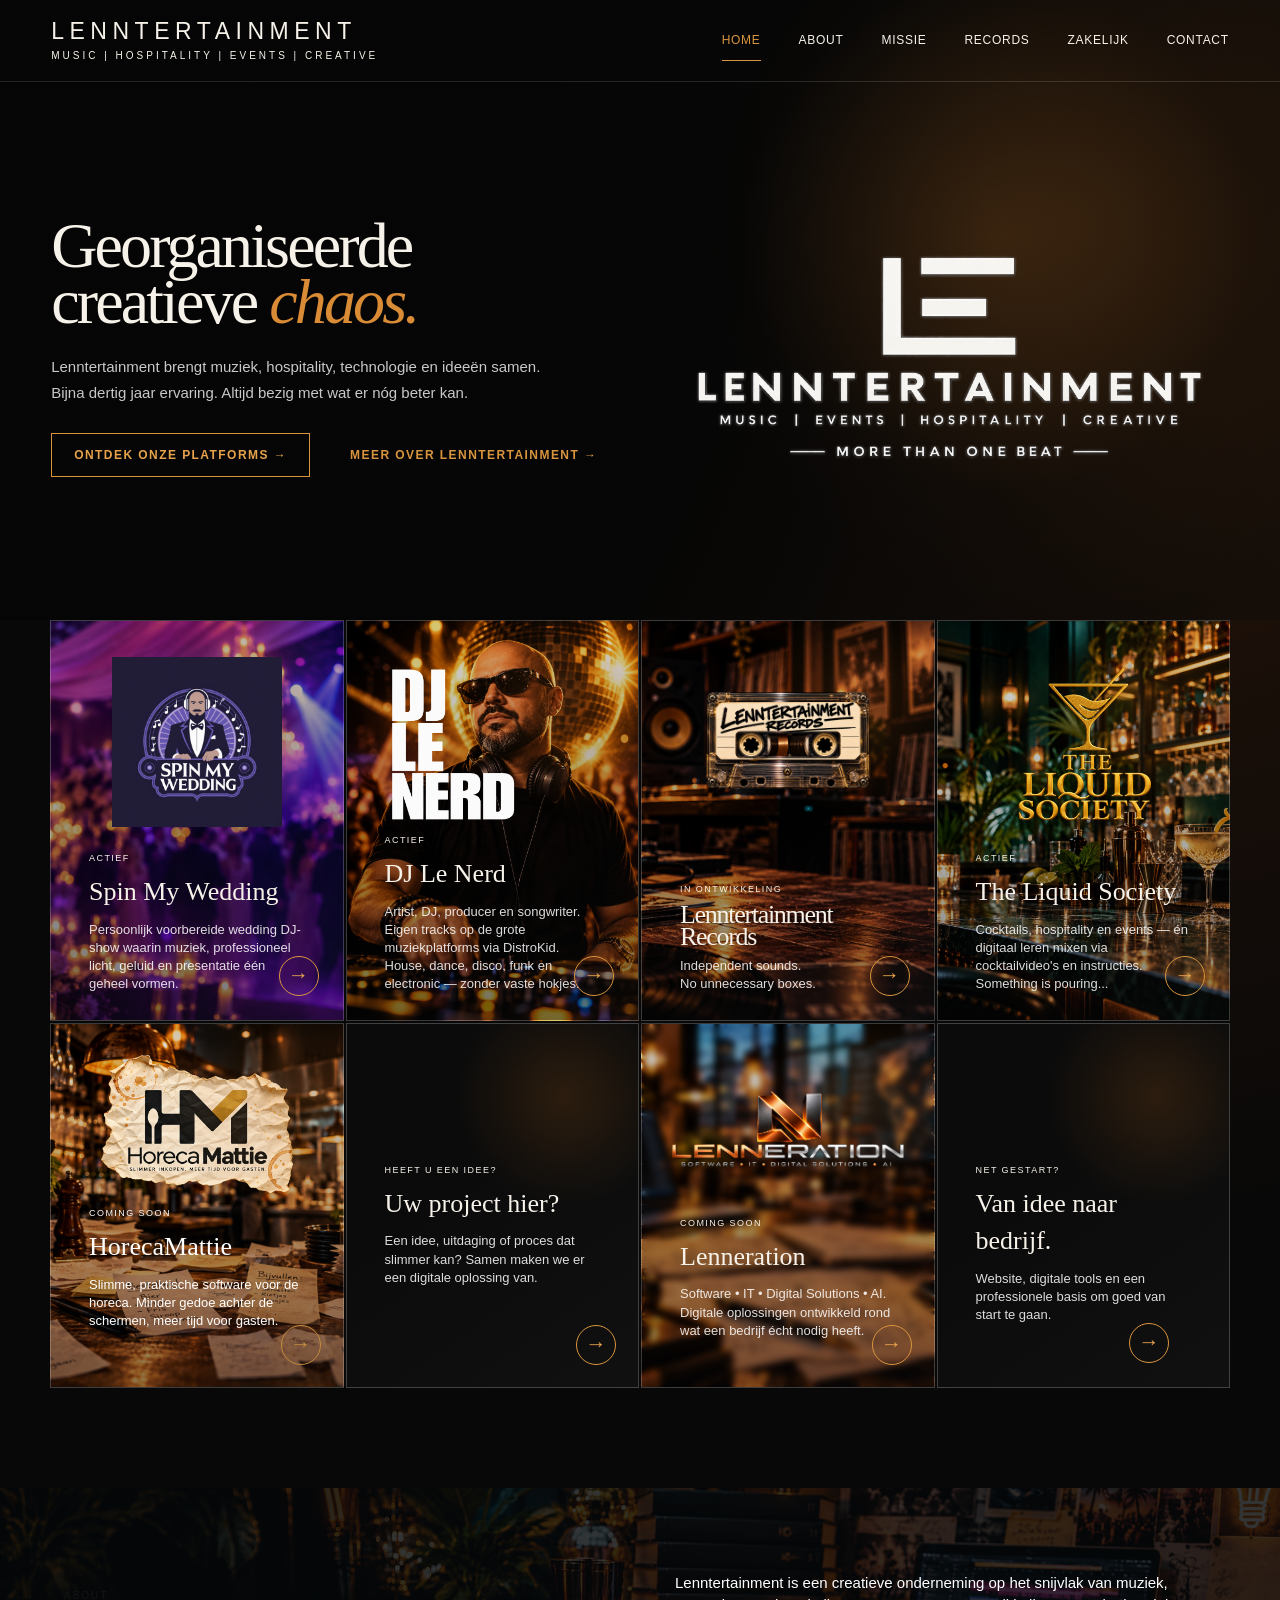
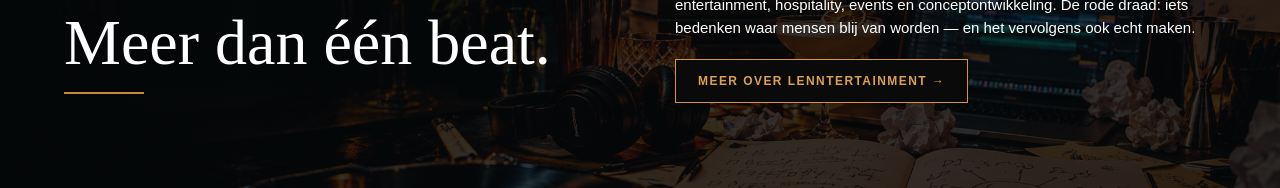
<file: index.html>
<!doctype html>
<html lang="nl">
<head>
  <meta charset="utf-8">
  <meta name="viewport" content="width=device-width, initial-scale=1">
  <title>Lenntertainment — More Than One Beat</title>
  <meta name="description" content="Lenntertainment — muziek, entertainment, hospitality, events en digitale oplossingen.">
<link rel="icon" href="favicon.ico" sizes="any">
  <link rel="stylesheet" href="assets/css/site.css">
</head>

<body class="new-home">

<header class="new-header">
  <a href="index.html" class="new-wordmark">
    LENNTERTAINMENT
    <span>MUSIC | HOSPITALITY | EVENTS | CREATIVE</span>
  </a>
<button class="new-menu-toggle" type="button" aria-label="Menu openen" aria-expanded="false">
  <span></span>
  <span></span>
  <span></span>
</button>
  <nav class="new-nav">
    <a class="active" href="index.html">HOME</a>
    <a href="about.html">ABOUT</a>
    <a href="missie.html">MISSIE</a>
    <a href="records.html">RECORDS</a>
    <a href="zakelijk.html">ZAKELIJK</a>
    <a href="contact.html">CONTACT</a>
  </nav>
</header>

<main>

  <!-- HERO -->
  <section class="new-hero">
    <div class="new-hero-copy">
      <h1>
        Georganiseerde<br>
        creatieve <em>chaos.</em>
      </h1>

      <p>
       Lenntertainment brengt muziek, hospitality, technologie en ideeën samen.<br>
Bijna dertig jaar ervaring. Altijd bezig met wat er nóg beter kan.
      </p>

      <div class="new-hero-buttons">
        <a href="#platforms" class="new-btn">ONTDEK ONZE PLATFORMS →</a>
        <a href="about.html" class="new-text-btn">MEER OVER LENNTERTAINMENT →</a>
      </div>
    </div>

    <div class="new-hero-logo">
      <img src="assets/images/lenntertainment-logo-white.png" alt="Lenntertainment">
    </div>
  </section>


  <!-- PLATFORM GRID -->
  <section id="platforms" class="new-platform-grid">

    <a class="new-card spin" href="https://spinmywedding.nl">
      <div class="new-card-logo">
        <img src="assets/images/spin-my-wedding.png" alt="Spin My Wedding">
      </div>
      <div class="new-card-copy">
        <small>ACTIEF</small>
        <h2>Spin My Wedding</h2>
        <p>Persoonlijk voorbereide wedding DJ-show waarin muziek, professioneel licht, geluid en presentatie één geheel vormen.</p>
      </div>
      <span class="new-arrow">→</span>
    </a>

    <a class="new-card nerd" href="https://djlenerd.com">
      <div class="new-card-logo">
        <img src="assets/images/dj-le-nerd-2.png" alt="DJ Le Nerd">
      </div>
      <div class="new-card-copy">
        <small>ACTIEF</small>
        <h2>DJ Le Nerd</h2>
        <p>Artist, DJ, producer en songwriter. Eigen tracks op de grote muziekplatforms via DistroKid. House, dance, disco, funk en electronic — zonder vaste hokjes.</p>
      </div>
      <span class="new-arrow">→</span>
    </a>

    <a class="new-card records" href="records.html">
      <div class="new-card-logo">
        <img src="assets/images/lenntertainment-records-cassette-2.png" alt="Lenntertainment Records">
      </div>
      <div class="new-card-copy">
        <small>IN ONTWIKKELING</small>
        <h2>Lenntertainment Records</h2>
        <p>Independent sounds.<br>No unnecessary boxes.</p>
      </div>
      <span class="new-arrow">→</span>
    </a>

    <a class="new-card liquid" href="https://theliquidsociety.nl">
      <div class="new-card-logo">
        <img src="assets/images/the-liquid-society.png" alt="The Liquid Society">
      </div>
      <div class="new-card-copy">
        <small>ACTIEF</small>
        <h2>The Liquid Society</h2>
        <p>Cocktails, hospitality en events — én digitaal leren mixen via cocktailvideo's en instructies. Something is pouring...</p>
      </div>
      <span class="new-arrow">→</span>
    </a>


   <a class="new-card bottom-card horeca" href="https://horecamattie.nl">
  <div class="bottom-card-logo">
    <img src="assets/images/horeca-mattie-logo.png" alt="HorecaMattie">
  </div>

  <div class="new-card-copy">
    <small>COMING SOON</small>
    <h2>HorecaMattie</h2>
    <p>Slimme, praktische software voor de horeca. Minder gedoe achter de schermen, meer tijd voor gasten.</p>
  </div>

  <span class="new-arrow">→</span>
</a>

<div class="new-card bottom-card your-project">
  <div class="bottom-card-logo">
    <img src="assets/images/lenntertainment-logo-white.png" alt="Lenntertainment">
  </div>

  <div class="new-card-copy">
    <small>HEEFT U EEN IDEE?</small>
    <h2>Uw project hier?</h2>
    <p>Een idee, uitdaging of proces dat slimmer kan? Samen maken we er een digitale oplossing van.</p>
  </div>

  <span class="new-arrow">→</span>
</div>

<div class="new-card bottom-card lenneration">
  <div class="bottom-card-logo">
    <img src="assets/images/lenneration-logo-new.png" alt="Lenneration">
  </div>

  <div class="new-card-copy">
    <small>COMING SOON</small>
    <h2>Lenneration</h2>
    <p>Software • IT • Digital Solutions • AI.<br>Digitale oplossingen ontwikkeld rond wat een bedrijf écht nodig heeft.</p>
  </div>

  <span class="new-arrow">→</span>
</div>

<div class="new-card bottom-card starter">
  <div class="bottom-card-logo">
  <img src="assets/images/lenntertainment-logo-white.png" alt="Lenntertainment">
</div>
  <div class="new-card-copy">
    <small>NET GESTART?</small>
    <h2>Van idee naar bedrijf.</h2>
    <p>Website, digitale tools en een professionele basis om goed van start te gaan.</p>
    <span class="new-arrow">→</span>
  </div>
</div>

  </section>


  <!-- ABOUT -->
  <section class="new-about">
    <div>
      <small>ABOUT</small>
      <h2>Meer dan één beat.</h2>
      <span class="new-gold-line"></span>
    </div>

    <div class="new-about-copy">
      <p>
        Lenntertainment is een creatieve onderneming op het snijvlak van
        muziek, entertainment, hospitality, events en conceptontwikkeling.
        De rode draad: iets bedenken waar mensen blij van worden —
        en het vervolgens ook echt maken.
      </p>

      <a href="about.html" class="new-btn dark">MEER OVER LENNTERTAINMENT →</a>
    </div>
  </section>

</main>

<script src="assets/js/site.js"></script>
</body>
</html>
</file>
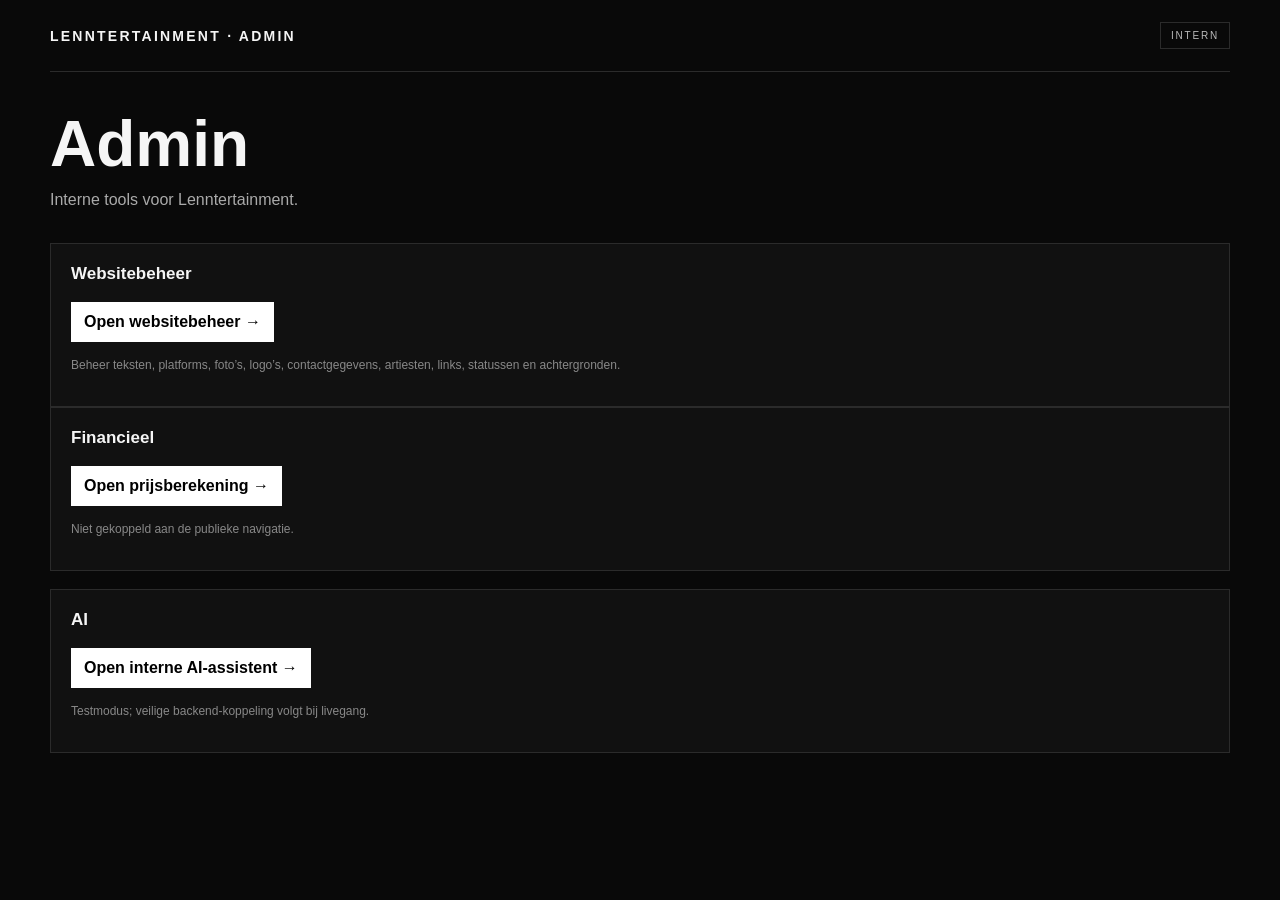
<file: admin/index.html>
<!doctype html>
<html lang="nl">
<head>
  <meta charset="utf-8">
  <meta name="viewport" content="width=device-width,initial-scale=1">
  <meta name="robots" content="noindex,nofollow">
  <title>Lenntertainment Admin</title>
  <link rel="stylesheet" href="admin.css">
</head>

<body>
  <header class="wrap top">
    <div class="brand">LENNTERTAINMENT · ADMIN</div>
    <div class="badge">Intern</div>
  </header>

  <main class="wrap">
    <h1>Admin</h1>
    <p class="lead">Interne tools voor Lenntertainment.</p>

    <div class="card">
      <h2>Websitebeheer</h2>
      <a href="website.html">
        <button>Open websitebeheer →</button>
      </a>
      <p class="note">
        Beheer teksten, platforms, foto’s, logo’s, contactgegevens,
        artiesten, links, statussen en achtergronden.
      </p>
    </div>

    <div class="card">
      <h2>Financieel</h2>
      <a href="pricing.html">
        <button>Open prijsberekening →</button>
      </a>
      <p class="note">Niet gekoppeld aan de publieke navigatie.</p>
    </div>

    <div class="card" style="margin-top:18px">
      <h2>AI</h2>
      <a href="ai.html">
        <button>Open interne AI-assistent →</button>
      </a>
      <p class="note">
        Testmodus; veilige backend-koppeling volgt bij livegang.
      </p>
    </div>
  </main>
</body>
</html>
</file>
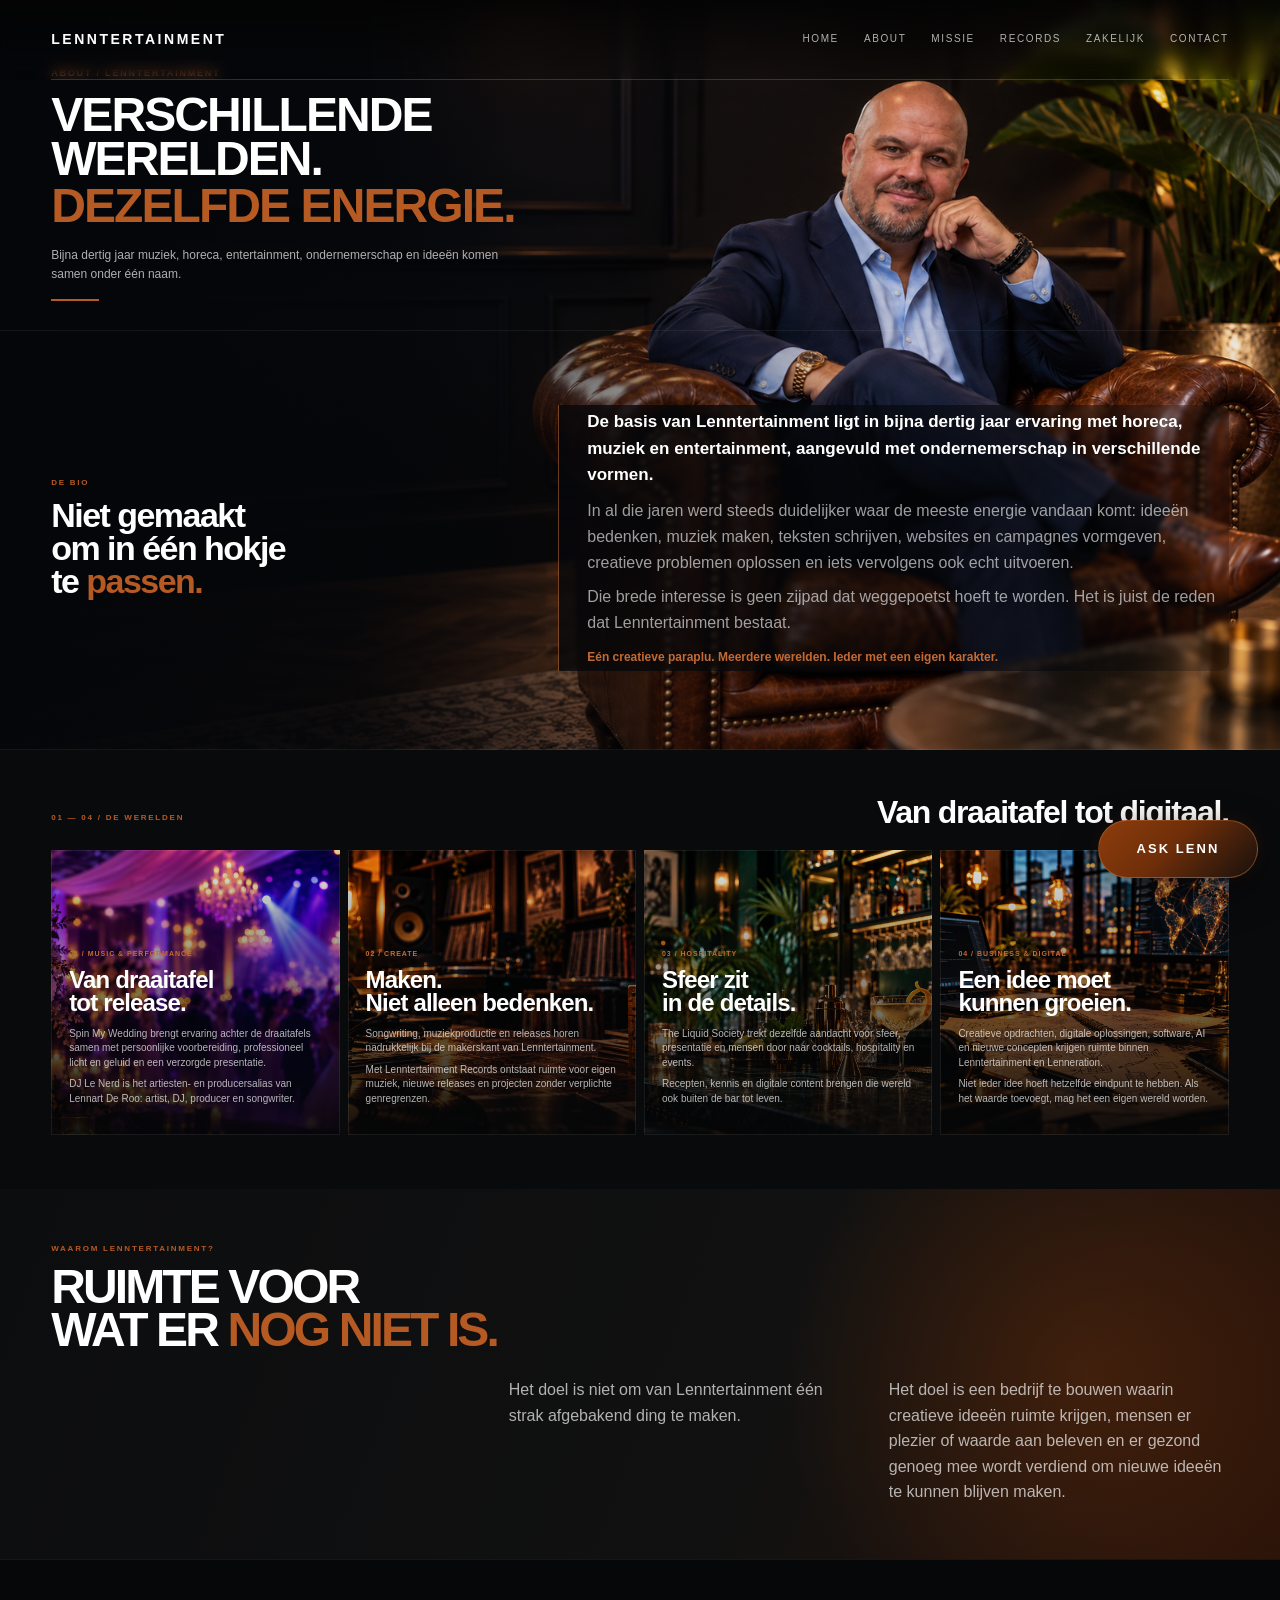
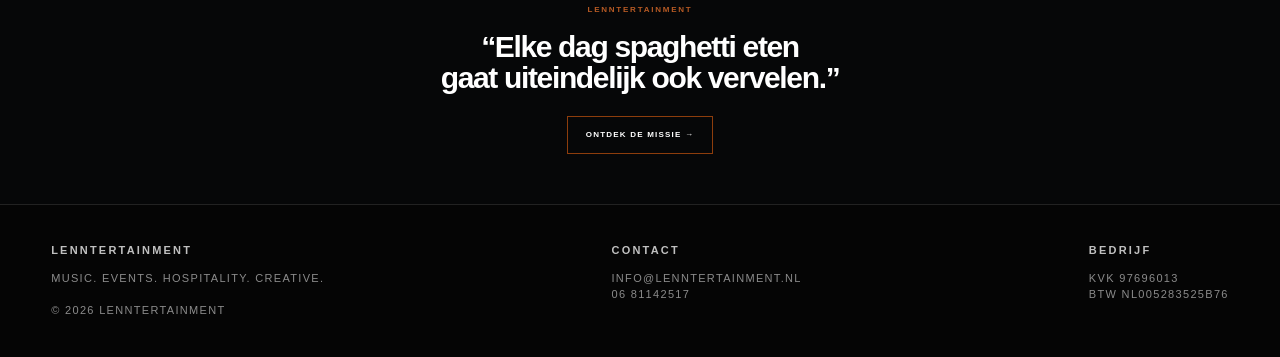
<file: about.html>
<!doctype html>
<html lang="nl">
<head>
  <meta charset="utf-8">
  <meta name="viewport" content="width=device-width,initial-scale=1">

  <title>About — Lenntertainment</title>

  <meta
    name="description"
    content="Lenntertainment — creatieve onderneming rond muziek, entertainment, hospitality, events en ideeën."
  >

  <link rel="stylesheet" href="assets/css/site.css">
</head>

<body>

<header class="header">
  <div class="wrap nav">

    <a href="index.html" class="wordmark">LENNTERTAINMENT</a>

    <nav class="nav-links">
      <a href="index.html">Home</a>
      <a href="about.html">About</a>
      <a href="missie.html">Missie</a>
      <a href="records.html">Records</a>
      <a href="zakelijk.html">Zakelijk</a>
      <a href="contact.html">Contact</a>
    </nav>

    <button class="burger" aria-label="Menu">☰</button>

  </div>

  <nav class="mobile-nav">
    <a href="index.html">Home</a>
    <a href="about.html">About</a>
    <a href="missie.html">Missie</a>
    <a href="records.html">Records</a>
    <a href="zakelijk.html">Zakelijk</a>
    <a href="contact.html">Contact</a>
  </nav>
</header>


<main class="about-story">

  <!-- HERO -->
  <section class="about-story-hero">
    <div class="about-story-hero-bg"></div>

    <div class="wrap about-story-hero-grid">

      <div class="about-story-hero-copy">
        <span class="about-story-kicker">ABOUT / LENNTERTAINMENT</span>

        <h1>
          VERSCHILLENDE<br>
          WERELDEN.<br>
          <em>DEZELFDE ENERGIE.</em>
        </h1>

        <p>
          Bijna dertig jaar muziek, horeca, entertainment,
          ondernemerschap en ideeën komen samen onder één naam.
        </p>

        <span class="about-story-line"></span>
      </div>

      <div class="about-story-mark">
        <img
          src="assets/images/lenntertainment-logo-white.png"
          alt="Lenntertainment"
        >
        <span>MORE THAN ONE BEAT</span>
      </div>

    </div>
  </section>


  <!-- MANIFEST -->
  <section class="about-story-manifest">
    <div class="wrap about-story-manifest-grid">

      <div class="about-story-big">
        <span>DE BIO</span>

        <h2>
          Niet gemaakt<br>
          om in één hokje<br>
          te <em>passen.</em>
        </h2>
      </div>
<div class="about-story-ceo">
  <img
    src="assets/images/about-ceo.PNG"
    alt="CEO Lenntertainment"
  >
</div>
      <div class="about-story-copy">

        <p class="about-story-lead">
          De basis van Lenntertainment ligt in bijna dertig jaar ervaring
          met horeca, muziek en entertainment, aangevuld met ondernemerschap
          in verschillende vormen.
        </p>

        <p>
          In al die jaren werd steeds duidelijker waar de meeste energie
          vandaan komt: ideeën bedenken, muziek maken, teksten schrijven,
          websites en campagnes vormgeven, creatieve problemen oplossen
          en iets vervolgens ook echt uitvoeren.
        </p>

        <p>
          Die brede interesse is geen zijpad dat weggepoetst hoeft te worden.
          Het is juist de reden dat Lenntertainment bestaat.
        </p>

        <strong>
          Eén creatieve paraplu. Meerdere werelden.
          Ieder met een eigen karakter.
        </strong>

      </div>

    </div>
  </section>


  <!-- WERELDEN -->
  <section class="about-story-worlds">

    <div class="wrap">

      <div class="about-story-section-head">
        <span>01 — 04 / DE WERELDEN</span>
        <h2>Van draaitafel tot digitaal.</h2>
      </div>


      <div class="about-story-world-grid">

        <article class="about-story-card about-card-music">
          <div class="about-story-card-shade"></div>

          <div class="about-story-card-content">
            <span>01 / MUSIC &amp; PERFORMANCE</span>

            <h3>
              Van draaitafel<br>
              tot release.
            </h3>

            <p>
              Spin My Wedding brengt ervaring achter de draaitafels samen
              met persoonlijke voorbereiding, professioneel licht en geluid
              en een verzorgde presentatie.
            </p>

            <p>
              DJ Le Nerd is het artiesten- en producersalias van Lennart De Roo:
              artist, DJ, producer en songwriter.
            </p>
          </div>
        </article>


        <article class="about-story-card about-card-create">
          <div class="about-story-card-shade"></div>

          <div class="about-story-card-content">
            <span>02 / CREATE</span>

            <h3>
              Maken.<br>
              Niet alleen bedenken.
            </h3>

            <p>
              Songwriting, muziekproductie en releases horen nadrukkelijk
              bij de makerskant van Lenntertainment.
            </p>

            <p>
              Met Lenntertainment Records ontstaat ruimte voor eigen muziek,
              nieuwe releases en projecten zonder verplichte genregrenzen.
            </p>
          </div>
        </article>


        <article class="about-story-card about-card-hospitality">
          <div class="about-story-card-shade"></div>

          <div class="about-story-card-content">
            <span>03 / HOSPITALITY</span>

            <h3>
              Sfeer zit<br>
              in de details.
            </h3>

            <p>
              The Liquid Society trekt dezelfde aandacht voor sfeer,
              presentatie en mensen door naar cocktails, hospitality en events.
            </p>

            <p>
              Recepten, kennis en digitale content brengen die wereld
              ook buiten de bar tot leven.
            </p>
          </div>
        </article>


        <article class="about-story-card about-card-digital">
          <div class="about-story-card-shade"></div>

          <div class="about-story-card-content">
            <span>04 / BUSINESS &amp; DIGITAL</span>

            <h3>
              Een idee moet<br>
              kunnen groeien.
            </h3>

            <p>
              Creatieve opdrachten, digitale oplossingen, software,
              AI en nieuwe concepten krijgen ruimte binnen Lenntertainment
              en Lenneration.
            </p>

            <p>
              Niet ieder idee hoeft hetzelfde eindpunt te hebben.
              Als het waarde toevoegt, mag het een eigen wereld worden.
            </p>
          </div>
        </article>

      </div>

    </div>
  </section>


  <!-- STATEMENT -->
  <section class="about-story-statement">

    <div class="wrap">

      <span>WAAROM LENNTERTAINMENT?</span>

      <h2>
        RUIMTE VOOR<br>
        WAT ER <em>NOG NIET IS.</em>
      </h2>

      <div class="about-story-statement-grid">

        <p>
          Het doel is niet om van Lenntertainment één strak afgebakend
          ding te maken.
        </p>

        <p>
          Het doel is een bedrijf te bouwen waarin creatieve ideeën ruimte
          krijgen, mensen er plezier of waarde aan beleven en er gezond genoeg
          mee wordt verdiend om nieuwe ideeën te kunnen blijven maken.
        </p>

      </div>

    </div>
  </section>


  <!-- SLOT -->
  <section class="about-story-ending">

    <div class="wrap about-story-ending-inner">

      <span>LENNTERTAINMENT</span>

      <blockquote>
        “Elke dag spaghetti eten<br>
        gaat uiteindelijk ook vervelen.”
      </blockquote>

      <a href="missie.html">
        ONTDEK DE MISSIE →
      </a>

    </div>

  </section>

</main>


<footer class="footer">

  <div class="wrap footer-grid">

    <div>
      <b>LENNTERTAINMENT</b>
      Music. Events. Hospitality. Creative.
      <br><br>
      © <span data-year></span> Lenntertainment
    </div>

    <div>
      <b>CONTACT</b>
      <a href="mailto:info@lenntertainment.nl">info@lenntertainment.nl</a>
      <br>
      06 81142517
    </div>

    <div>
      <b>BEDRIJF</b>
      KvK 97696013
      <br>
      BTW NL005283525B76
    </div>

  </div>

</footer>


<button
  id="ai-chat-launcher"
  class="ai-chat-launcher"
  aria-label="Open Lenntertainment AI chat"
>
  AI
</button>


<section
  id="ai-chat-panel"
  class="ai-chat-panel"
  aria-label="Lenntertainment AI chat"
>

  <div class="ai-chat-head">

    <div>
      <strong>LENNTERTAINMENT AI</strong>
      <small>Vraag iets over onze platforms</small>
    </div>

    <button class="ai-chat-close" aria-label="Sluiten">×</button>

  </div>


  <div class="ai-chat-messages">

    <div class="ai-msg bot">
      Hoi. Ik help je op weg met vragen over Lenntertainment,
      Spin My Wedding, DJ Le Nerd, Records, The Liquid Society
      en zakelijke opdrachten.
    </div>

  </div>


  <div class="ai-chat-suggestions">

    <button class="ai-chip">Wat doet Spin My Wedding?</button>
    <button class="ai-chip">Wie is DJ Le Nerd?</button>
    <button class="ai-chip">Wat doet The Liquid Society?</button>

  </div>


  <form class="ai-chat-form">

    <input
      type="text"
      placeholder="Typ je vraag…"
      aria-label="Vraag"
    >

    <button type="submit">→</button>

  </form>


  <div class="ai-chat-note">
    Testmodus: bekende vragen worden lokaal beantwoord.
    Bij livegang koppelen we dit veilig aan een AI-backend;
    er staat geen API-sleutel in de website.
  </div>

</section>


<script src="assets/js/site.js"></script>

</body>
</html>
</file>
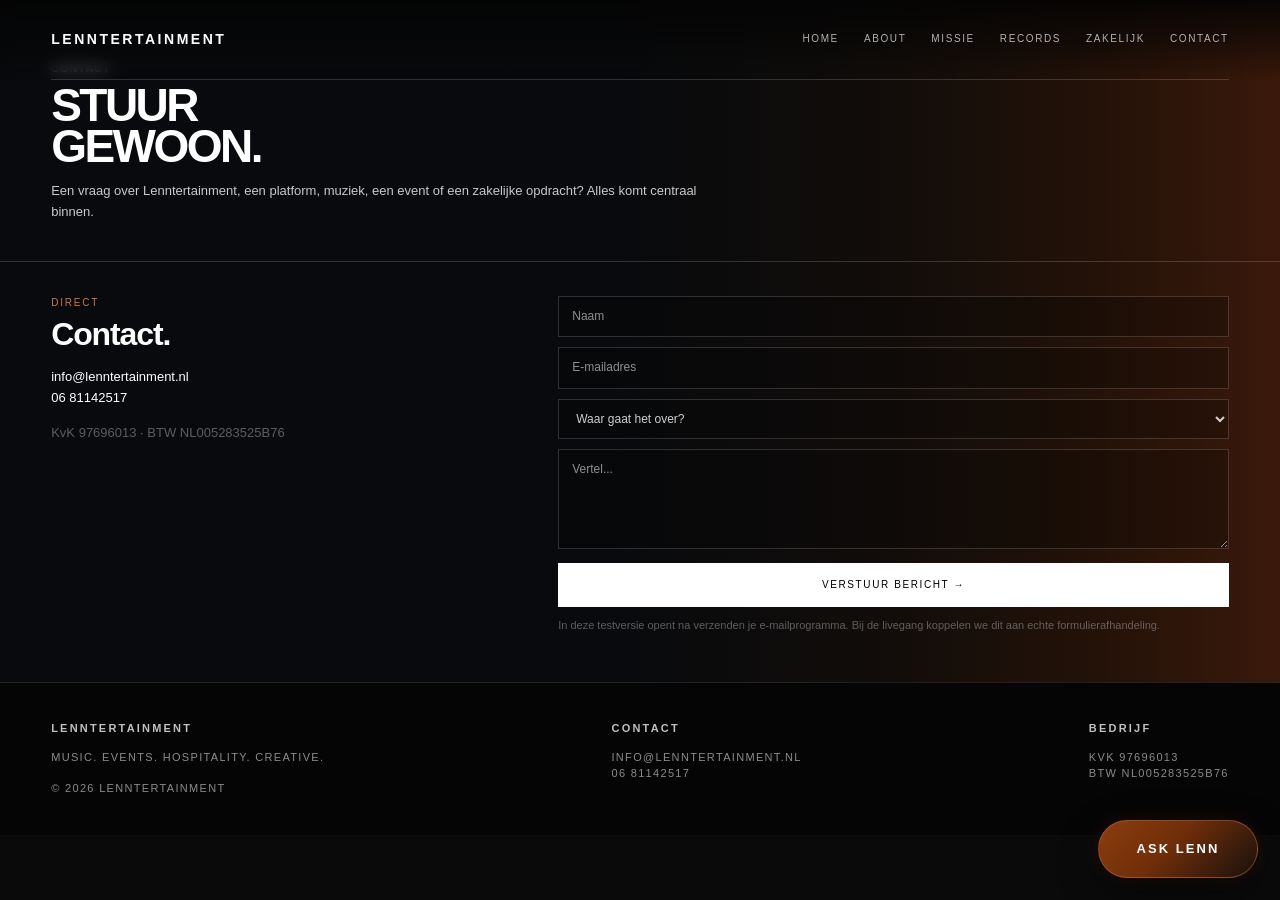
<file: contact.html>
<!doctype html><html lang="nl"><head><meta charset="utf-8"><meta name="viewport" content="width=device-width,initial-scale=1">
<title>Contact — Lenntertainment</title><meta name="description" content="Lenntertainment — creatieve onderneming rond muziek, entertainment, hospitality, events en ideeën."><link rel="stylesheet" href="assets/css/site.css"></head><body>
<header class="header">
 <div class="wrap nav">
   <a href="index.html" class="wordmark">LENNTERTAINMENT</a>
   <nav class="nav-links">
    <a href="index.html">Home</a><a href="about.html">About</a><a href="missie.html">Missie</a>
   <a href="records.html">Records</a><a href="zakelijk.html">Zakelijk</a><a href="contact.html">Contact</a>
   </nav>
   <button class="burger" aria-label="Menu">☰</button>
 </div>
 <nav class="mobile-nav">
  <a href="index.html">Home</a><a href="about.html">About</a><a href="missie.html">Missie</a>
<a href="records.html">Records</a><a href="zakelijk.html">Zakelijk</a><a href="contact.html">Contact</a>
 </nav>
</header>

<main class="contact-page"><section class="page-hero"><div class="wrap"><div class="eyebrow">Contact</div><h1>STUUR<br>GEWOON.</h1>
<p>Een vraag over Lenntertainment, een platform, muziek, een event of een zakelijke opdracht? Alles komt centraal binnen.</p></div></section>
<section class="content-section light"><div class="wrap contact-wrap"><div><div class="eyebrow" style="color:#666">Direct</div><h2 class="section-title">Contact.</h2><p>info@lenntertainment.nl<br>06 81142517</p><p class="note">KvK 97696013 · BTW NL005283525B76</p></div>
<form id="contact-form">
 <input name="naam" required placeholder="Naam">
 <input name="email" type="email" required placeholder="E-mailadres">
 <select name="onderwerp" required><option value="">Waar gaat het over?</option><option>Lenntertainment</option><option>Spin My Wedding</option><option>DJ Le Nerd</option><option>Lenntertainment Records</option><option>The Liquid Society</option><option>Zakelijk</option></select>
 <textarea name="bericht" required placeholder="Vertel..."></textarea>
 <button class="submit" type="submit">Verstuur bericht →</button>
 <div class="note">In deze testversie opent na verzenden je e-mailprogramma. Bij de livegang koppelen we dit aan echte formulierafhandeling.</div>
</form></div></section></main>
<footer class="footer"><div class="wrap footer-grid">
 <div><b>LENNTERTAINMENT</b>Music. Events. Hospitality. Creative.<br><br>© <span data-year></span> Lenntertainment</div>
 <div><b>CONTACT</b><a href="mailto:info@lenntertainment.nl">info@lenntertainment.nl</a><br>06 81142517</div>
 <div><b>BEDRIJF</b>KvK 97696013<br>BTW NL005283525B76</div>
</div></footer>
<button id="ai-chat-launcher" class="ai-chat-launcher" aria-label="Open Lenntertainment AI chat">AI</button>
<section id="ai-chat-panel" class="ai-chat-panel" aria-label="Lenntertainment AI chat">
 <div class="ai-chat-head"><div><strong>LENNTERTAINMENT AI</strong><small>Vraag iets over onze platforms</small></div><button class="ai-chat-close" aria-label="Sluiten">×</button></div>
 <div class="ai-chat-messages"><div class="ai-msg bot">Hoi. Ik help je op weg met vragen over Lenntertainment, Spin My Wedding, DJ Le Nerd, Records, The Liquid Society en zakelijke opdrachten.</div></div>
 <div class="ai-chat-suggestions">
  <button class="ai-chip">Wat doet Spin My Wedding?</button>
  <button class="ai-chip">Wie is DJ Le Nerd?</button>
  <button class="ai-chip">Wat doet The Liquid Society?</button>
 </div>
 <form class="ai-chat-form"><input type="text" placeholder="Typ je vraag…" aria-label="Vraag"><button type="submit">→</button></form>
 <div class="ai-chat-note">Testmodus: bekende vragen worden lokaal beantwoord. Bij livegang koppelen we dit veilig aan een AI-backend; er staat geen API-sleutel in de website.</div>
</section>
<script src="assets/js/site.js"></script>
</body></html>
</file>
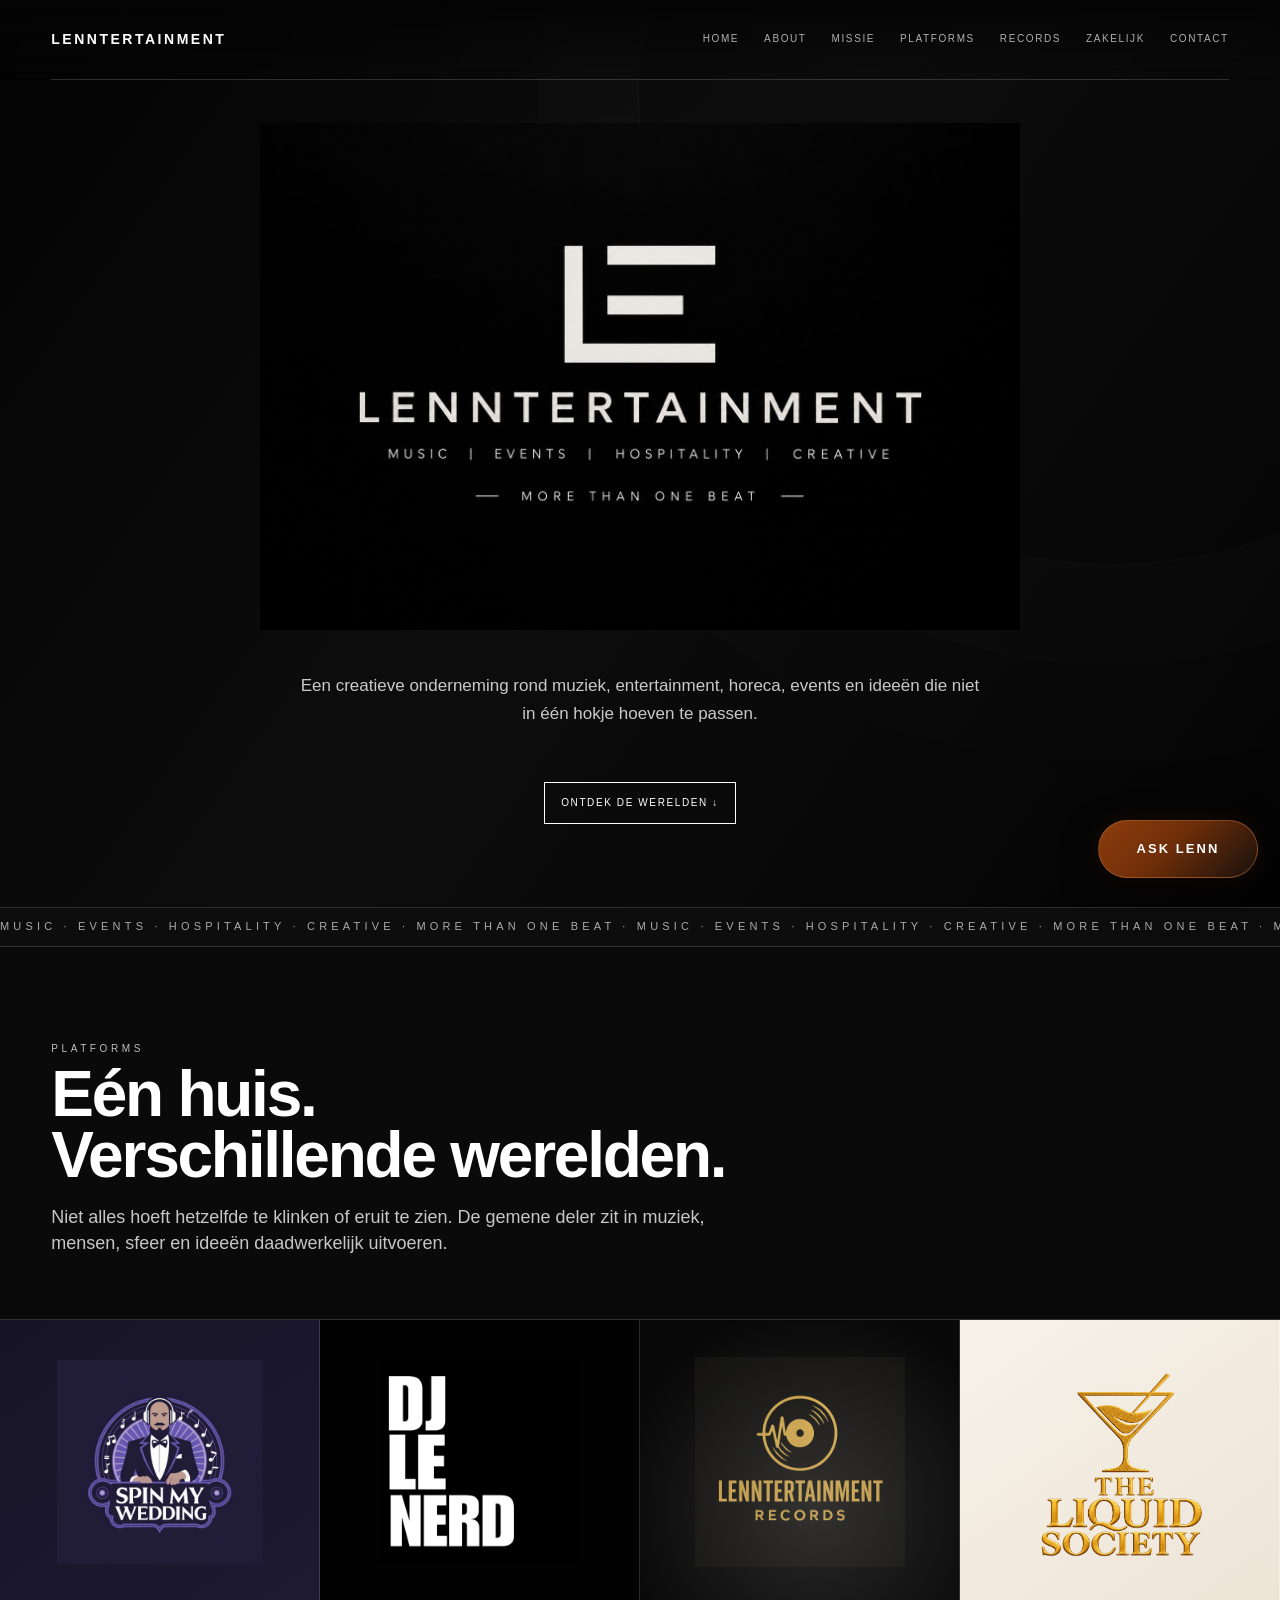
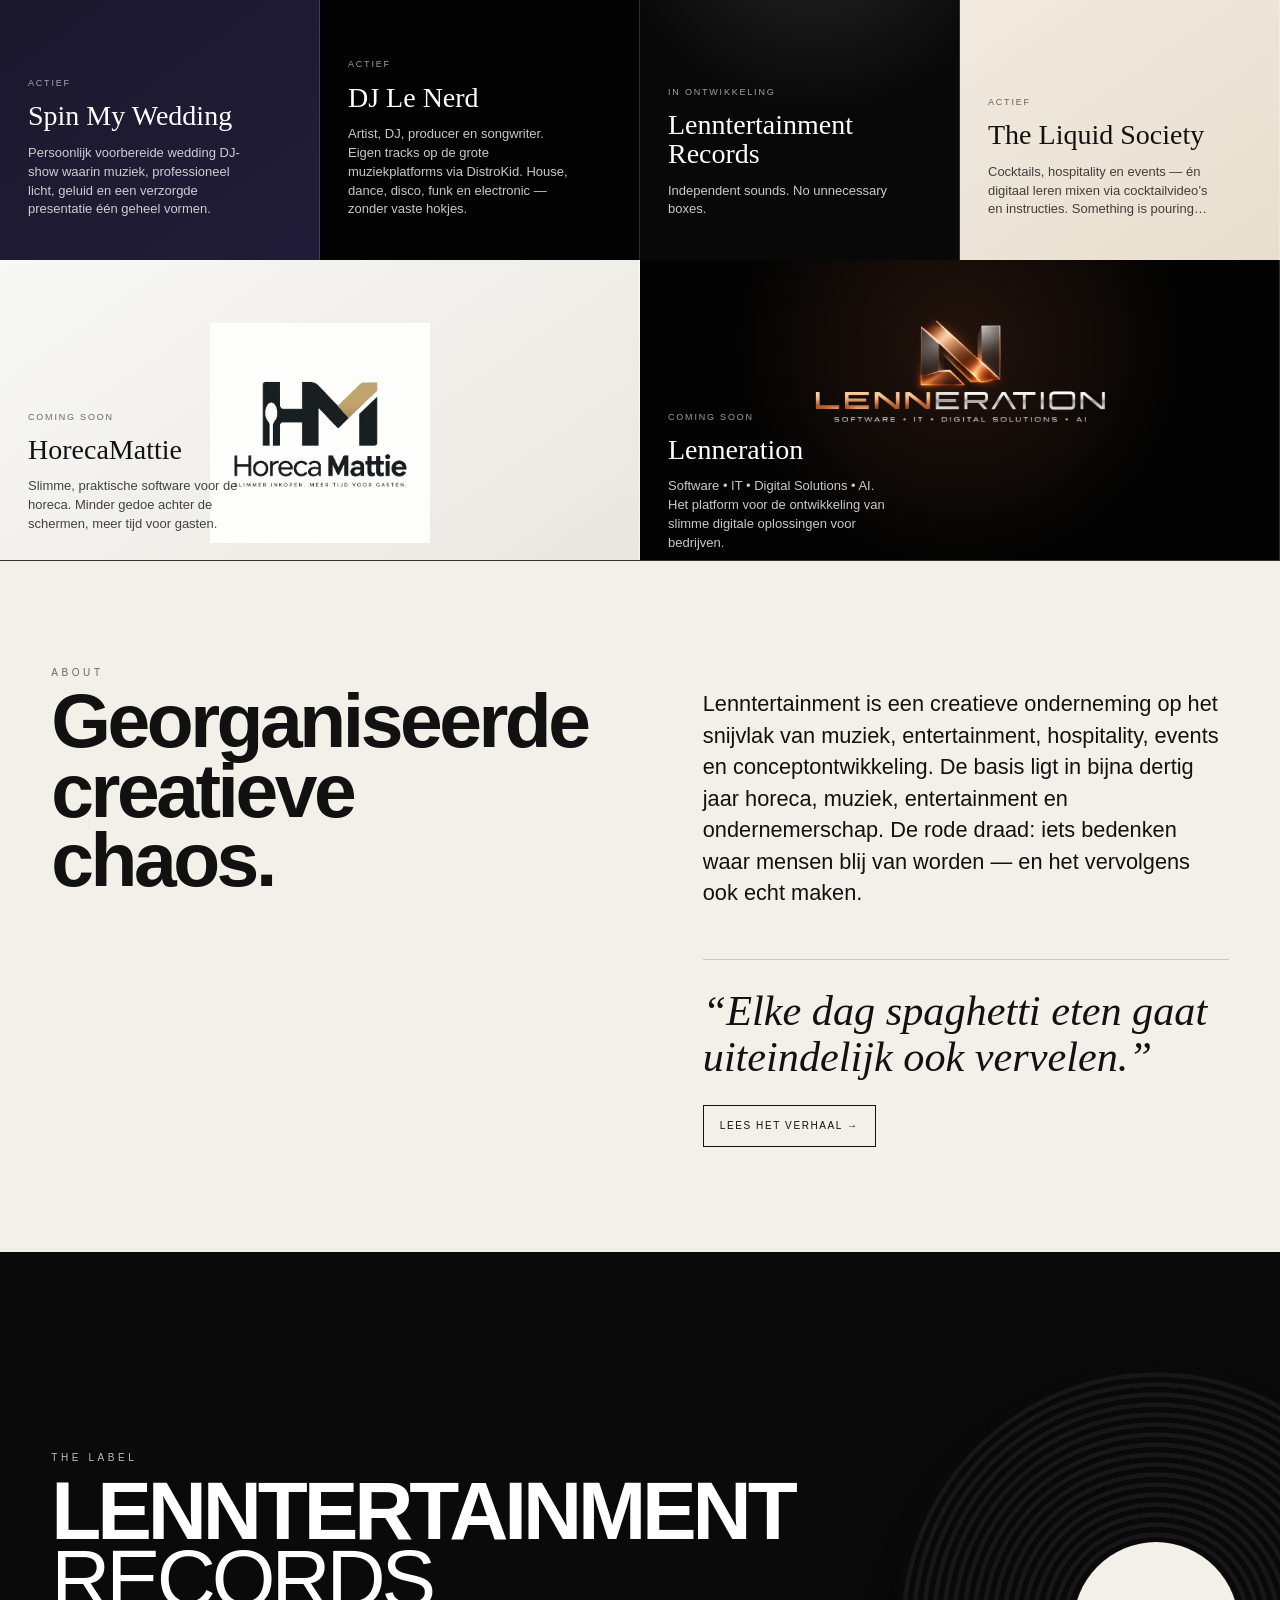
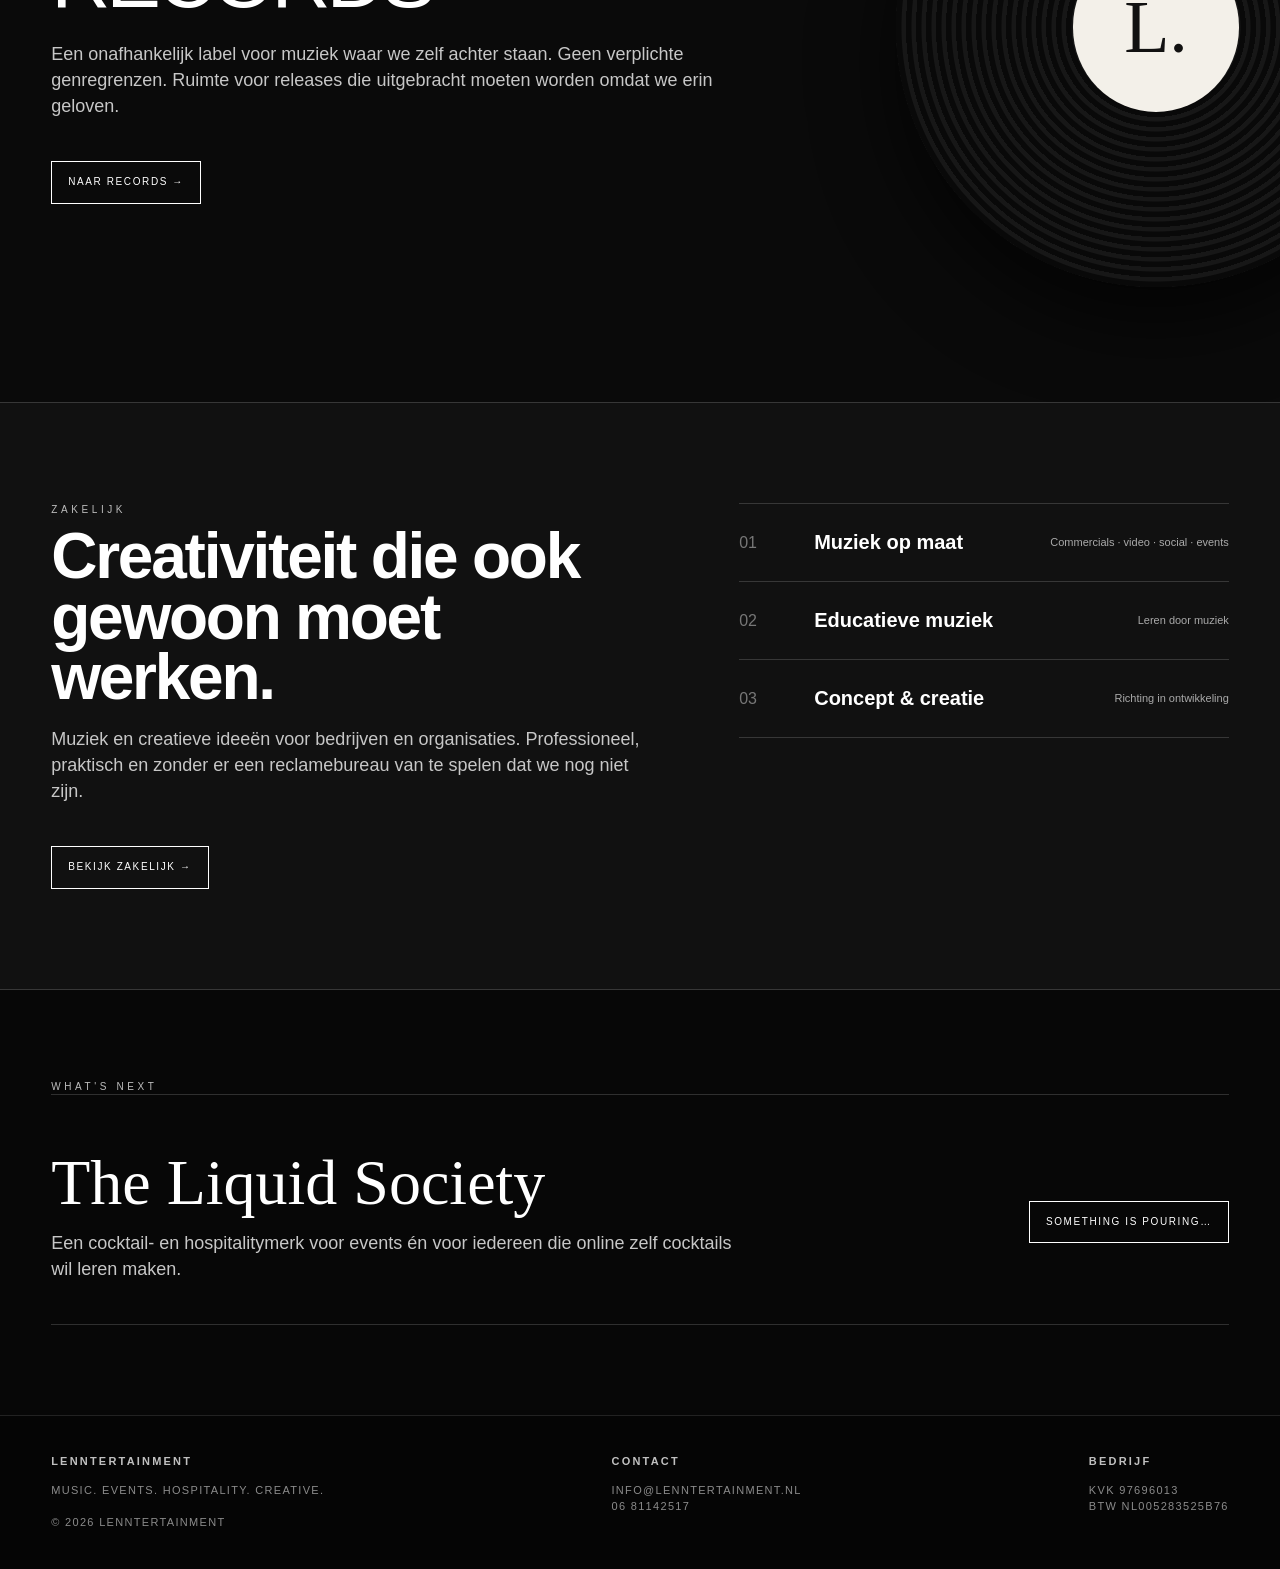
<file: index-backup.html>
<!doctype html><html lang="nl"><head><meta charset="utf-8"><meta name="viewport" content="width=device-width,initial-scale=1">
<title>Lenntertainment — Music. Events. Hospitality. Creative.</title><meta name="description" content="Lenntertainment — creatieve onderneming rond muziek, entertainment, hospitality, events en ideeën."><link rel="stylesheet" href="assets/css/site.css">
</head><body>
<header class="header">
 <div class="wrap nav">
   <a href="index.html" class="wordmark">LENNTERTAINMENT</a>
   <nav class="nav-links">
    <a href="index.html">Home</a><a href="about.html">About</a><a href="missie.html">Missie</a>
    <a href="platforms.html">Platforms</a><a href="records.html">Records</a><a href="zakelijk.html">Zakelijk</a><a href="contact.html">Contact</a>
   </nav>
   <button class="burger" aria-label="Menu">☰</button>
 </div>
 <nav class="mobile-nav">
  <a href="index.html">Home</a><a href="about.html">About</a><a href="missie.html">Missie</a>
  <a href="platforms.html">Platforms</a><a href="records.html">Records</a><a href="zakelijk.html">Zakelijk</a><a href="contact.html">Contact</a>
 </nav>
</header>

<main>
<section class="hero hero-brand"><div class="wrap hero-brand-layout">
 <div class="hero-brand-logo">
  <img src="assets/images/lenntertainment-logo.png" alt="Lenntertainment — Music, Events, Hospitality, Creative — More Than One Beat">
 </div>
 <p class="hero-brand-copy">Een creatieve onderneming rond muziek, entertainment, horeca, events en ideeën die niet in één hokje hoeven te passen.</p>
 <a class="btn hero-brand-btn" href="#platforms">Ontdek de werelden ↓</a>
</div></section>
<div class="marquee"><div class="marquee-track">MUSIC · EVENTS · HOSPITALITY · CREATIVE · MORE THAN ONE BEAT · MUSIC · EVENTS · HOSPITALITY · CREATIVE · MORE THAN ONE BEAT · MUSIC · EVENTS · HOSPITALITY · CREATIVE · MORE THAN ONE BEAT · </div></div>

<section id="platforms"><div class="wrap platform-intro">
 <div class="eyebrow">Platforms</div><h2 class="section-title">Eén huis.<br>Verschillende werelden.</h2>
 <p class="section-lead">Niet alles hoeft hetzelfde te klinken of eruit te zien. De gemene deler zit in muziek, mensen, sfeer en ideeën daadwerkelijk uitvoeren.</p>
</div>
<div class="platform-grid">
 <a class="platform" href="https://spinmywedding.nl"><div class="platform-logo"><img src="assets/images/spin-my-wedding.png" alt="Spin My Wedding"></div><div class="platform-meta"><span class="status">Actief</span><h3>Spin My Wedding</h3><p>Persoonlijk voorbereide wedding DJ-show waarin muziek, professioneel licht, geluid en een verzorgde presentatie één geheel vormen.</p></div></a>
 <a class="platform" href="https://djlenerd.com"><div class="platform-logo"><img src="assets/images/dj-le-nerd.png" alt="DJ Le Nerd"></div><div class="platform-meta"><span class="status">Actief</span><h3>DJ Le Nerd</h3><p>Artist, DJ, producer en songwriter. Eigen tracks op de grote muziekplatforms via DistroKid. House, dance, disco, funk en electronic — zonder vaste hokjes.</p></div></a>
 <a class="platform" href="records.html"><div class="platform-logo"><img src="assets/images/lenntertainment-records-logo.png" alt="Lenntertainment Records"></div><div class="platform-meta"><span class="status">In ontwikkeling</span><h3>Lenntertainment Records</h3><p>Independent sounds. No unnecessary boxes.</p></div></a>
 <a class="platform" href="https://www.theliquidsociety.nl"><div class="platform-logo"><img src="assets/images/the-liquid-society.png" alt="The Liquid Society"></div><div class="platform-meta"><span class="status">Actief</span><h3>The Liquid Society</h3><p>Cocktails, hospitality en events — én digitaal leren mixen via cocktailvideo’s en instructies. Something is pouring…</p></div></a>
 <a class="platform" href="https://horecamattie.nl"><div class="platform-logo"><img src="assets/images/horecamattie.png" alt="HorecaMattie"></div><div class="platform-meta"><span class="status">Coming soon</span><h3>HorecaMattie</h3><p>Slimme, praktische software voor de horeca. Minder gedoe achter de schermen, meer tijd voor gasten.</p></div></a>
 <div class="platform"><div class="platform-logo"><img src="assets/images/lenneration.png" alt="Lenneration"></div><div class="platform-meta"><span class="status">Coming soon</span><h3>Lenneration</h3><p>Software • IT • Digital Solutions • AI. Het platform voor de ontwikkeling van slimme digitale oplossingen voor bedrijven.</p></div></div>
</div></section>

<section class="story"><div class="wrap story-grid">
 <div><div class="eyebrow" style="color:#666">About</div><h2 class="story-title">Georganiseerde<br>creatieve chaos.</h2></div>
 <div><p class="story-copy">Lenntertainment is een creatieve onderneming op het snijvlak van muziek, entertainment, hospitality, events en conceptontwikkeling. De basis ligt in bijna dertig jaar horeca, muziek, entertainment en ondernemerschap. De rode draad: iets bedenken waar mensen blij van worden — en het vervolgens ook echt maken.</p>
 <div class="big-quote">“Elke dag spaghetti eten gaat uiteindelijk ook vervelen.”</div>
 <a class="btn" style="color:#111" href="about.html">Lees het verhaal →</a></div>
</div></section>

<section class="records"><div class="wrap records-layout">
 <div><div class="eyebrow">The label</div><h2>LENNTERTAINMENT<br><span style="font-weight:300">RECORDS</span></h2>
 <p class="section-lead">Een onafhankelijk label voor muziek waar we zelf achter staan. Geen verplichte genregrenzen. Ruimte voor releases die uitgebracht moeten worden omdat we erin geloven.</p>
 <a class="btn" href="records.html">Naar Records →</a></div>
 <div class="vinyl-wrap"><div class="vinyl"></div></div>
</div></section>

<section class="business"><div class="wrap business-grid">
 <div><div class="eyebrow">Zakelijk</div><h2 class="section-title">Creativiteit die ook gewoon moet werken.</h2><p class="section-lead">Muziek en creatieve ideeën voor bedrijven en organisaties. Professioneel, praktisch en zonder er een reclamebureau van te spelen dat we nog niet zijn.</p><a class="btn" href="zakelijk.html">Bekijk Zakelijk →</a></div>
 <div class="service-list">
  <div class="service"><span class="num">01</span><strong>Muziek op maat</strong><span>Commercials · video · social · events</span></div>
  <div class="service"><span class="num">02</span><strong>Educatieve muziek</strong><span>Leren door muziek</span></div>
  <div class="service"><span class="num">03</span><strong>Concept & creatie</strong><span>Richting in ontwikkeling</span></div>
 </div>
</div></section>

<section class="future"><div class="wrap"><div class="eyebrow">What's next</div><div class="future-line">
 <div><div class="future-name">The Liquid Society</div><div class="section-lead">Een cocktail- en hospitalitymerk voor events én voor iedereen die online zelf cocktails wil leren maken.</div></div>
 <span class="btn">Something is pouring…</span>
</div></div></section>
</main>

<footer class="footer"><div class="wrap footer-grid">
 <div><b>LENNTERTAINMENT</b>Music. Events. Hospitality. Creative.<br><br>© <span data-year></span> Lenntertainment</div>
 <div><b>CONTACT</b><a href="mailto:info@lenntertainment.nl">info@lenntertainment.nl</a><br>06 81142517</div>
 <div><b>BEDRIJF</b>KvK 97696013<br>BTW NL005283525B76</div>
</div></footer>
<button id="ai-chat-launcher" class="ai-chat-launcher" aria-label="Open Lenntertainment AI chat">AI</button>
<section id="ai-chat-panel" class="ai-chat-panel" aria-label="Lenntertainment AI chat">
 <div class="ai-chat-head"><div><strong>LENNTERTAINMENT AI</strong><small>Vraag iets over onze platforms</small></div><button class="ai-chat-close" aria-label="Sluiten">×</button></div>
 <div class="ai-chat-messages"><div class="ai-msg bot">Hoi. Ik help je op weg met vragen over Lenntertainment, Spin My Wedding, DJ Le Nerd, Records, The Liquid Society en zakelijke opdrachten.</div></div>
 <div class="ai-chat-suggestions">
  <button class="ai-chip">Wat doet Spin My Wedding?</button>
  <button class="ai-chip">Wie is DJ Le Nerd?</button>
  <button class="ai-chip">Wat doet The Liquid Society?</button>
 </div>
 <form class="ai-chat-form"><input type="text" placeholder="Typ je vraag…" aria-label="Vraag"><button type="submit">→</button></form>
 <div class="ai-chat-note">Testmodus: bekende vragen worden lokaal beantwoord. Bij livegang koppelen we dit veilig aan een AI-backend; er staat geen API-sleutel in de website.</div>
</section>
<script src="assets/js/site.js"></script>
</body></html>
</file>
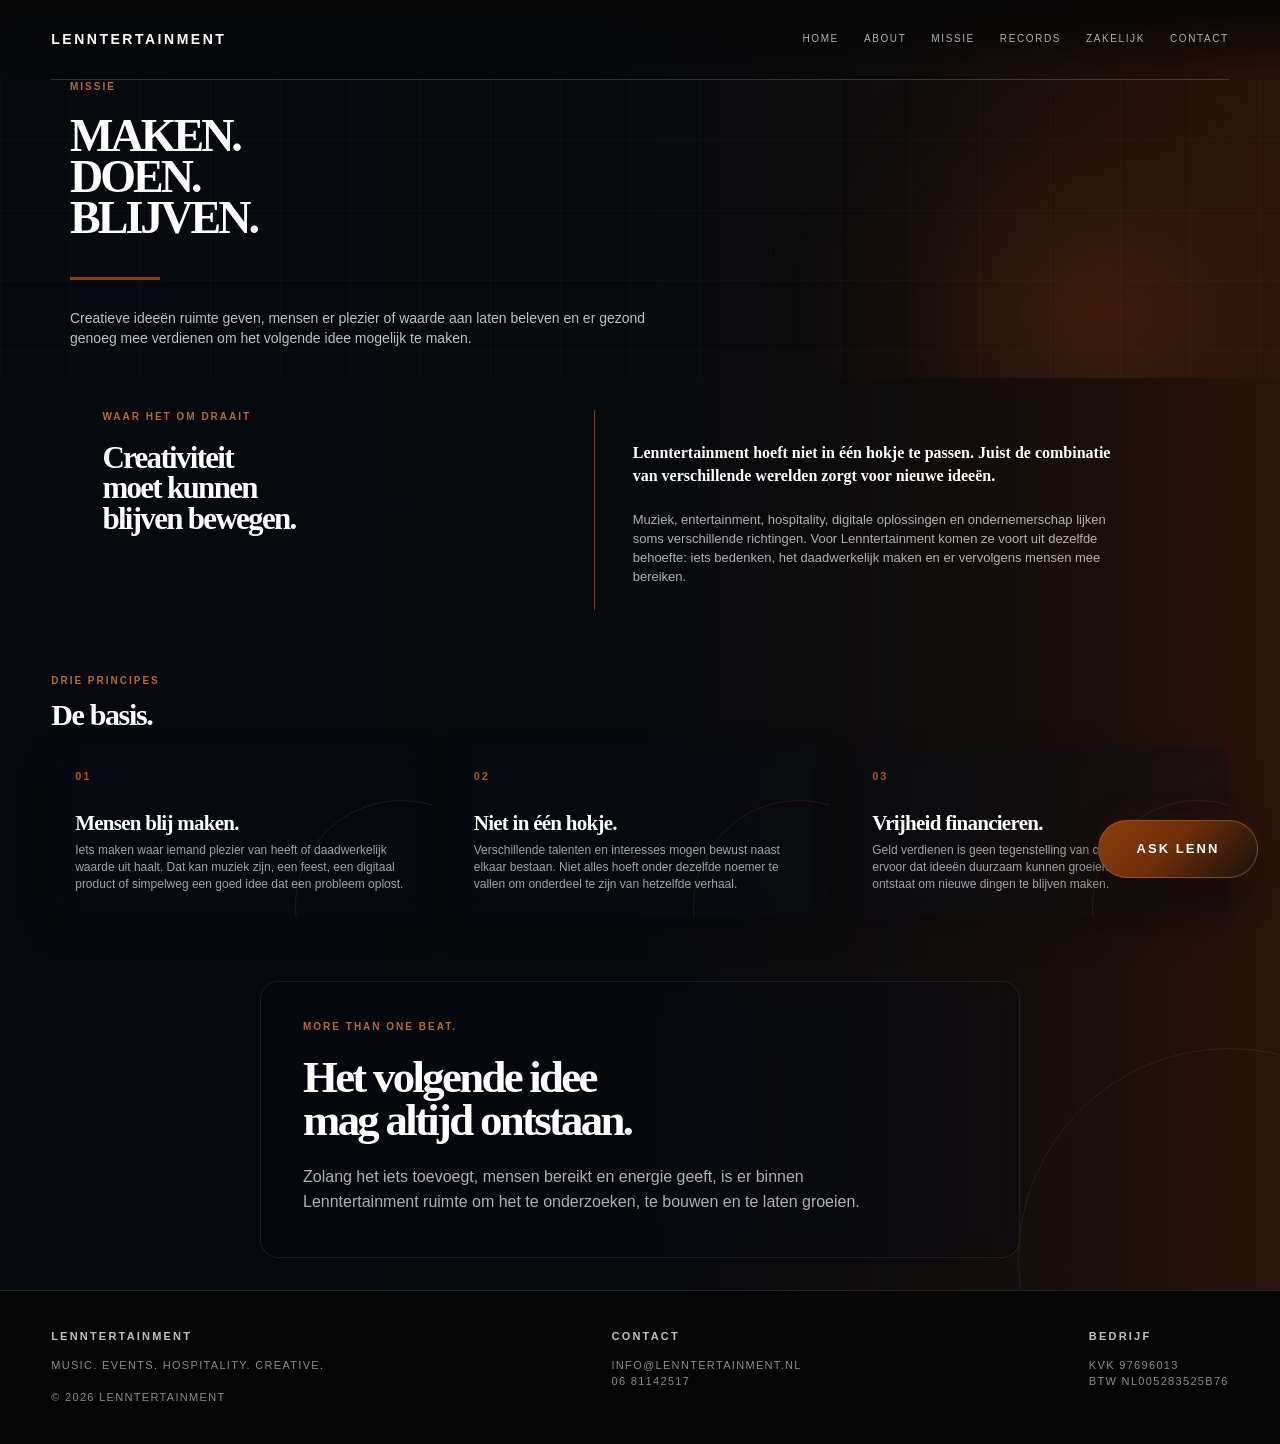
<file: missie.html>
<!doctype html>
<html lang="nl">
<head>
  <meta charset="utf-8">
  <meta name="viewport" content="width=device-width,initial-scale=1">

  <title>Missie — Lenntertainment</title>

  <meta
    name="description"
    content="Lenntertainment — creatieve onderneming rond muziek, entertainment, hospitality, events en ideeën."
  >

  <link rel="stylesheet" href="assets/css/site.css">
</head>

<body>

<header class="header">
  <div class="wrap nav">

    <a href="index.html" class="wordmark">LENNTERTAINMENT</a>

    <nav class="nav-links">
      <a href="index.html">Home</a>
      <a href="about.html">About</a>
      <a href="missie.html">Missie</a>
      <a href="records.html">Records</a>
      <a href="zakelijk.html">Zakelijk</a>
      <a href="contact.html">Contact</a>
    </nav>

    <button class="burger" aria-label="Menu">☰</button>
  </div>

  <nav class="mobile-nav">
    <a href="index.html">Home</a>
    <a href="about.html">About</a>
    <a href="missie.html">Missie</a>
    <a href="platforms.html">Platforms</a>
    <a href="records.html">Records</a>
    <a href="zakelijk.html">Zakelijk</a>
    <a href="contact.html">Contact</a>
  </nav>
</header>


<main class="mission-new">

 <video class="mission-bg-video" autoplay muted loop playsinline>
  <source src="assets/video/mission-background.mp4" type="video/mp4">
</video>

  <!-- HERO -->
  <section class="mission-new-hero">

   

    <div class="wrap mission-new-hero-inner">

      <small>MISSIE</small>

      <h1>
        MAKEN.<br>
        DOEN.<br>
        BLIJVEN.
      </h1>

      <span class="mission-new-line"></span>

      <p>
        Creatieve ideeën ruimte geven, mensen er plezier of waarde aan
        laten beleven en er gezond genoeg mee verdienen om het volgende
        idee mogelijk te maken.
      </p>

    </div>

  </section>


  <!-- MISSIE INTRO -->
  <section class="mission-new-intro">

    <div class="wrap mission-new-intro-grid">

      <div>
        <small>WAAR HET OM DRAAIT</small>

        <h2>
          Creativiteit<br>
          moet kunnen<br>
          blijven bewegen.
        </h2>
      </div>

      <div class="mission-new-intro-copy">

        <p class="mission-new-lead">
          Lenntertainment hoeft niet in één hokje te passen.
          Juist de combinatie van verschillende werelden zorgt
          voor nieuwe ideeën.
        </p>

        <p>
          Muziek, entertainment, hospitality, digitale oplossingen en
          ondernemerschap lijken soms verschillende richtingen. Voor
          Lenntertainment komen ze voort uit dezelfde behoefte:
          iets bedenken, het daadwerkelijk maken en er vervolgens
          mensen mee bereiken.
        </p>

      </div>

    </div>

  </section>


  <!-- DRIE PRINCIPES -->
  <section class="mission-new-principles">

    <div class="wrap">

      <div class="mission-new-heading">
        <small>DRIE PRINCIPES</small>
        <h2>De basis.</h2>
      </div>

      <div class="mission-new-grid">

        <article class="mission-new-card">
         <span>01</span>

<div class="mission-card-glass">
  <h3>Mensen blij maken.</h3>

  <p>
    Iets maken waar iemand plezier van heeft of daadwerkelijk
    waarde uit haalt. Dat kan muziek zijn, een feest, een digitaal
    product of simpelweg een goed idee dat een probleem oplost.
  </p>
</div>
        </article>


        <article class="mission-new-card">
          <span>02</span>

          <h3>Niet in één hokje.</h3>

          <p>
            Verschillende talenten en interesses mogen bewust naast elkaar
            bestaan. Niet alles hoeft onder dezelfde noemer te vallen om
            onderdeel te zijn van hetzelfde verhaal.
          </p>
        </article>


        <article class="mission-new-card">
          <span>03</span>

          <h3>Vrijheid financieren.</h3>

          <p>
            Geld verdienen is geen tegenstelling van creativiteit.
            Het zorgt ervoor dat ideeën duurzaam kunnen groeien en dat
            er ruimte ontstaat om nieuwe dingen te blijven maken.
          </p>
        </article>

      </div>

    </div>

  </section>


  <!-- SLOT -->
  <section class="mission-new-ending">

    <div class="wrap mission-new-ending-inner">

      <small>MORE THAN ONE BEAT.</small>

      <h2>
        Het volgende idee<br>
        mag altijd ontstaan.
      </h2>

      <p>
        Zolang het iets toevoegt, mensen bereikt en energie geeft,
        is er binnen Lenntertainment ruimte om het te onderzoeken,
        te bouwen en te laten groeien.
      </p>

    </div>

  </section>

</main>


<footer class="footer">

  <div class="wrap footer-grid">

    <div>
      <b>LENNTERTAINMENT</b>
      Music. Events. Hospitality. Creative.
      <br><br>
      © <span data-year></span> Lenntertainment
    </div>

    <div>
      <b>CONTACT</b>
      <a href="mailto:info@lenntertainment.nl">info@lenntertainment.nl</a>
      <br>
      06 81142517
    </div>

    <div>
      <b>BEDRIJF</b>
      KvK 97696013
      <br>
      BTW NL005283525B76
    </div>

  </div>

</footer>


<button
  id="ai-chat-launcher"
  class="ai-chat-launcher"
  aria-label="Open Lenntertainment AI chat"
>
  AI
</button>


<section
  id="ai-chat-panel"
  class="ai-chat-panel"
  aria-label="Lenntertainment AI chat"
>

  <div class="ai-chat-head">
    <div>
      <strong>LENNTERTAINMENT AI</strong>
      <small>Vraag iets over onze platforms</small>
    </div>

    <button class="ai-chat-close" aria-label="Sluiten">×</button>
  </div>

  <div class="ai-chat-messages">
    <div class="ai-msg bot">
      Hoi. Ik help je op weg met vragen over Lenntertainment,
      Spin My Wedding, DJ Le Nerd, Records, The Liquid Society
      en zakelijke opdrachten.
    </div>
  </div>

  <div class="ai-chat-suggestions">
    <button class="ai-chip">Wat doet Spin My Wedding?</button>
    <button class="ai-chip">Wie is DJ Le Nerd?</button>
    <button class="ai-chip">Wat doet The Liquid Society?</button>
  </div>

  <form class="ai-chat-form">
    <input type="text" placeholder="Typ je vraag…" aria-label="Vraag">
    <button type="submit">→</button>
  </form>

  <div class="ai-chat-note">
    Testmodus: bekende vragen worden lokaal beantwoord.
    Bij livegang koppelen we dit veilig aan een AI-backend;
    er staat geen API-sleutel in de website.
  </div>

</section>

<script src="assets/js/site.js"></script>

</body>
</html>
</file>
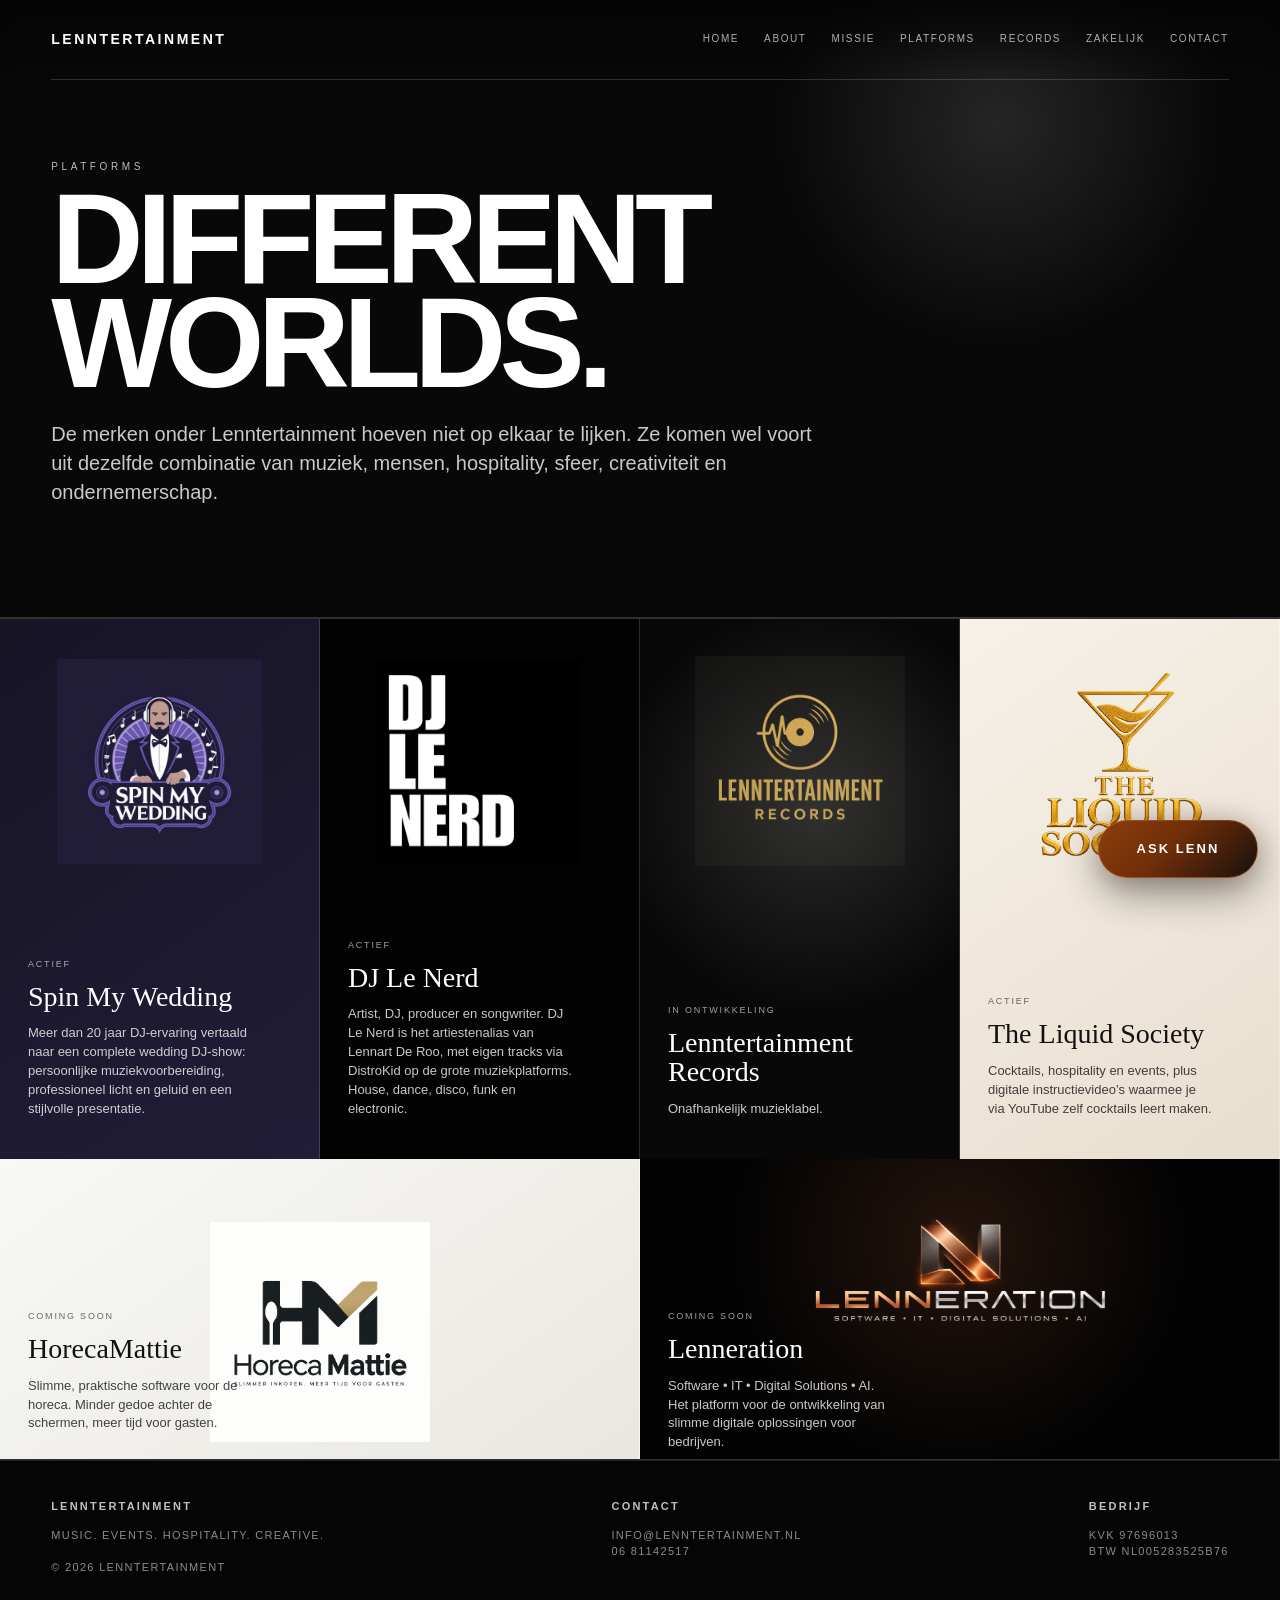
<file: platforms.html>
<!doctype html><html lang="nl"><head><meta charset="utf-8"><meta name="viewport" content="width=device-width,initial-scale=1">
<title>Platforms — Lenntertainment</title><meta name="description" content="Lenntertainment — creatieve onderneming rond muziek, entertainment, hospitality, events en ideeën."><link rel="stylesheet" href="assets/css/site.css"></head><body>
<header class="header">
 <div class="wrap nav">
   <a href="index.html" class="wordmark">LENNTERTAINMENT</a>
   <nav class="nav-links">
    <a href="index.html">Home</a><a href="about.html">About</a><a href="missie.html">Missie</a>
    <a href="platforms.html">Platforms</a><a href="records.html">Records</a><a href="zakelijk.html">Zakelijk</a><a href="contact.html">Contact</a>
   </nav>
   <button class="burger" aria-label="Menu">☰</button>
 </div>
 <nav class="mobile-nav">
  <a href="index.html">Home</a><a href="about.html">About</a><a href="missie.html">Missie</a>
  <a href="platforms.html">Platforms</a><a href="records.html">Records</a><a href="zakelijk.html">Zakelijk</a><a href="contact.html">Contact</a>
 </nav>
</header>

<main><section class="page-hero"><div class="wrap"><div class="eyebrow">Platforms</div><h1>DIFFERENT<br>WORLDS.</h1>
<p>De merken onder Lenntertainment hoeven niet op elkaar te lijken. Ze komen wel voort uit dezelfde combinatie van muziek, mensen, hospitality, sfeer, creativiteit en ondernemerschap.</p></div></section>
<section><div class="platform-grid">
 <a class="platform" href="https://spinmywedding.nl"><div class="platform-logo"><img src="assets/images/spin-my-wedding.png" alt="Spin My Wedding"></div><div class="platform-meta"><span class="status">Actief</span><h3>Spin My Wedding</h3><p>Meer dan 20 jaar DJ-ervaring vertaald naar een complete wedding DJ-show: persoonlijke muziekvoorbereiding, professioneel licht en geluid en een stijlvolle presentatie.</p></div></a>
 <a class="platform" href="https://djlenerd.com"><div class="platform-logo"><img src="assets/images/dj-le-nerd.png" alt="DJ Le Nerd"></div><div class="platform-meta"><span class="status">Actief</span><h3>DJ Le Nerd</h3><p>Artist, DJ, producer en songwriter. DJ Le Nerd is het artiestenalias van Lennart De Roo, met eigen tracks via DistroKid op de grote muziekplatforms. House, dance, disco, funk en electronic.</p></div></a>
 <a class="platform" href="records.html"><div class="platform-logo"><img src="assets/images/lenntertainment-records-logo.png" alt="Lenntertainment Records"></div><div class="platform-meta"><span class="status">In ontwikkeling</span><h3>Lenntertainment Records</h3><p>Onafhankelijk muzieklabel.</p></div></a>
 <a class="platform" href="https://www.theliquidsociety.nl"><div class="platform-logo"><img src="assets/images/the-liquid-society.png" alt="The Liquid Society"></div><div class="platform-meta"><span class="status">Actief</span><h3>The Liquid Society</h3><p>Cocktails, hospitality en events, plus digitale instructievideo’s waarmee je via YouTube zelf cocktails leert maken.</p></div></a>
 <a class="platform" href="https://horecamattie.nl"><div class="platform-logo"><img src="assets/images/horecamattie.png" alt="HorecaMattie"></div><div class="platform-meta"><span class="status">Coming soon</span><h3>HorecaMattie</h3><p>Slimme, praktische software voor de horeca. Minder gedoe achter de schermen, meer tijd voor gasten.</p></div></a>
 <div class="platform"><div class="platform-logo"><img src="assets/images/lenneration.png" alt="Lenneration"></div><div class="platform-meta"><span class="status">Coming soon</span><h3>Lenneration</h3><p>Software • IT • Digital Solutions • AI. Het platform voor de ontwikkeling van slimme digitale oplossingen voor bedrijven.</p></div></div>
</div></section></main>
<footer class="footer"><div class="wrap footer-grid">
 <div><b>LENNTERTAINMENT</b>Music. Events. Hospitality. Creative.<br><br>© <span data-year></span> Lenntertainment</div>
 <div><b>CONTACT</b><a href="mailto:info@lenntertainment.nl">info@lenntertainment.nl</a><br>06 81142517</div>
 <div><b>BEDRIJF</b>KvK 97696013<br>BTW NL005283525B76</div>
</div></footer>
<button id="ai-chat-launcher" class="ai-chat-launcher" aria-label="Open Lenntertainment AI chat">AI</button>
<section id="ai-chat-panel" class="ai-chat-panel" aria-label="Lenntertainment AI chat">
 <div class="ai-chat-head"><div><strong>LENNTERTAINMENT AI</strong><small>Vraag iets over onze platforms</small></div><button class="ai-chat-close" aria-label="Sluiten">×</button></div>
 <div class="ai-chat-messages"><div class="ai-msg bot">Hoi. Ik help je op weg met vragen over Lenntertainment, Spin My Wedding, DJ Le Nerd, Records, The Liquid Society en zakelijke opdrachten.</div></div>
 <div class="ai-chat-suggestions">
  <button class="ai-chip">Wat doet Spin My Wedding?</button>
  <button class="ai-chip">Wie is DJ Le Nerd?</button>
  <button class="ai-chip">Wat doet The Liquid Society?</button>
 </div>
 <form class="ai-chat-form"><input type="text" placeholder="Typ je vraag…" aria-label="Vraag"><button type="submit">→</button></form>
 <div class="ai-chat-note">Testmodus: bekende vragen worden lokaal beantwoord. Bij livegang koppelen we dit veilig aan een AI-backend; er staat geen API-sleutel in de website.</div>
</section>
<script src="assets/js/site.js"></script>
</body></html>
</file>
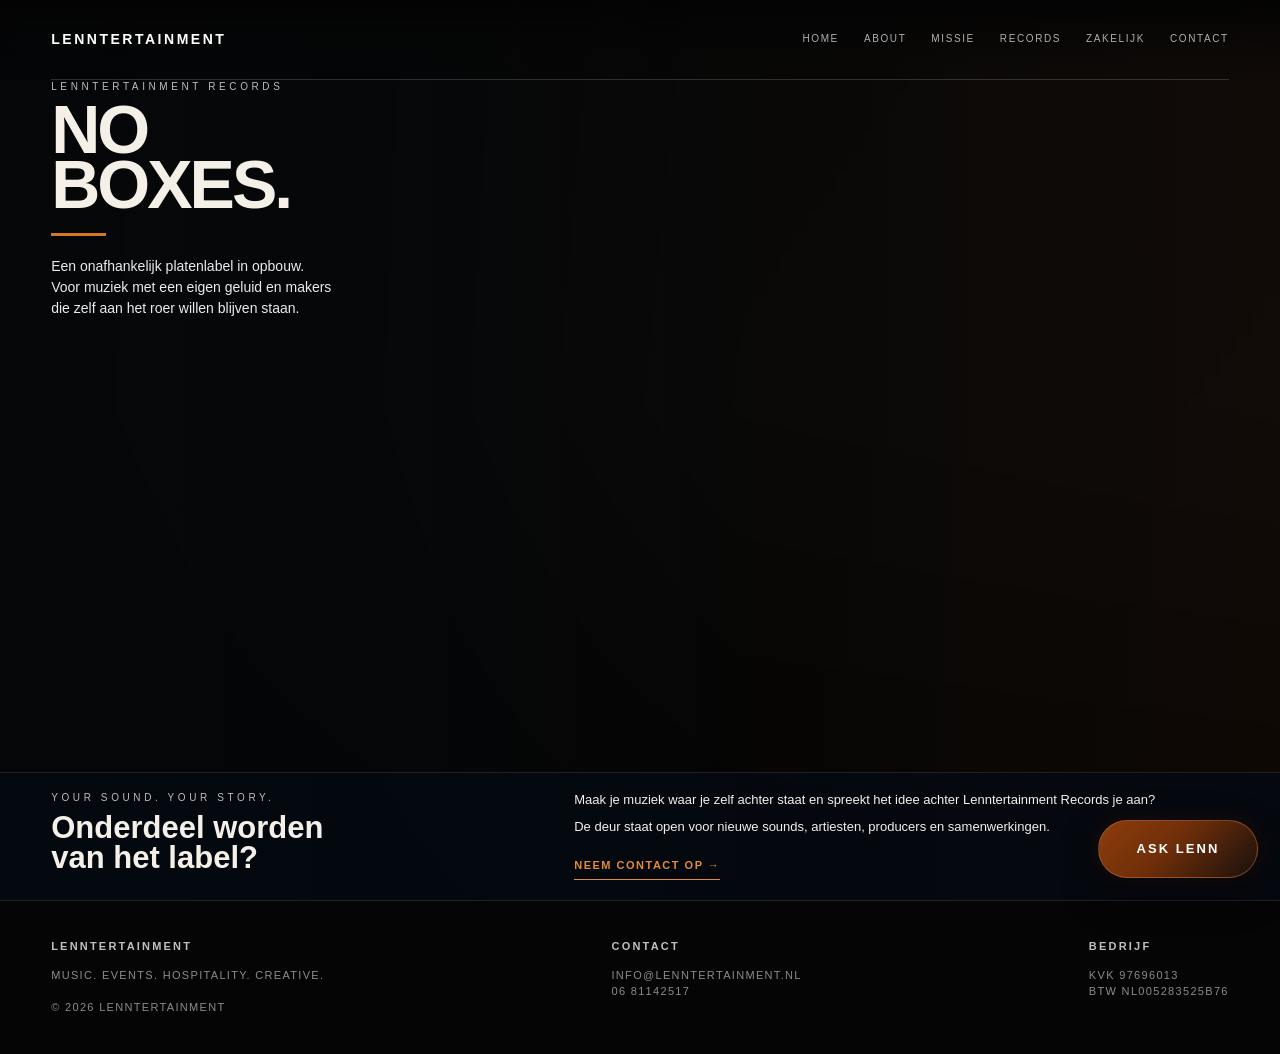
<file: records.html>
<!doctype html>
<html lang="nl">
<head>
  <meta charset="utf-8">
  <meta name="viewport" content="width=device-width,initial-scale=1">

  <title>Lenntertainment Records</title>

  <meta name="description"
        content="Lenntertainment Records — onafhankelijk platenlabel voor creatieve vrijheid, nieuwe sounds en onafhankelijke artiesten.">

  <link rel="stylesheet" href="assets/css/site.css">
</head>

<body>

<video class="records-video-bg" autoplay muted loop playsinline>
  <source src="assets/video/records-bg.mp4" type="video/mp4">
</video>

<header class="header">
  <div class="wrap nav">

    <a href="index.html" class="wordmark">LENNTERTAINMENT</a>

    <nav class="nav-links">
      <a href="index.html">Home</a>
      <a href="about.html">About</a>
      <a href="missie.html">Missie</a>
      <a href="records.html">Records</a>
      <a href="zakelijk.html">Zakelijk</a>
      <a href="contact.html">Contact</a>
    </nav>

    <button class="burger" aria-label="Menu">☰</button>
  </div>

  <nav class="mobile-nav">
    <a href="index.html">Home</a>
    <a href="about.html">About</a>
    <a href="missie.html">Missie</a>
    <a href="records.html">Records</a>
    <a href="zakelijk.html">Zakelijk</a>
    <a href="contact.html">Contact</a>
  </nav>
</header>


<main class="label-page">



  <!-- donkere laag voor leesbaarheid -->
  <div class="label-overlay" aria-hidden="true"></div>




  <!-- HERO -->
  <section class="label-hero">

    <div class="wrap label-hero-inner">

      <div class="eyebrow">
        LENNTERTAINMENT RECORDS
      </div>

      <h1>
        NO<br>
        BOXES.
      </h1>

      <div class="label-orange-line"></div>

      <p>
        Een onafhankelijk platenlabel in opbouw.<br>
        Voor muziek met een eigen geluid en makers<br>
        die zelf aan het roer willen blijven staan.
      </p>

    </div>

  </section>


  


  <!-- PRINCIPES -->
 


  <!-- CTA -->
  <section class="label-cta">

    <div class="wrap label-cta-grid">

      <div>

        <div class="eyebrow">
          YOUR SOUND. YOUR STORY.
        </div>

        <h2>
          Onderdeel worden<br>
          van het label?
        </h2>

      </div>


      <div class="label-cta-copy">

        <p>
          Maak je muziek waar je zelf achter staat en spreekt
          het idee achter Lenntertainment Records je aan?
        </p>

        <p>
          De deur staat open voor nieuwe sounds, artiesten,
          producers en samenwerkingen.
        </p>

        <a href="contact.html" class="label-contact">
          NEEM CONTACT OP →
        </a>

      </div>

    </div>

  </section>

</main>


<footer class="footer">

  <div class="wrap footer-grid">

    <div>
      <b>LENNTERTAINMENT</b>
      Music. Events. Hospitality. Creative.
      <br><br>
      © <span data-year></span> Lenntertainment
    </div>

    <div>
      <b>CONTACT</b>
      <a href="mailto:info@lenntertainment.nl">
        info@lenntertainment.nl
      </a>
      <br>
      06 81142517
    </div>

    <div>
      <b>BEDRIJF</b>
      KvK 97696013
      <br>
      BTW NL005283525B76
    </div>

  </div>

</footer>


<button
  id="ai-chat-launcher"
  class="ai-chat-launcher"
  aria-label="Open Lenntertainment AI chat">
  AI
</button>


<section
  id="ai-chat-panel"
  class="ai-chat-panel"
  aria-label="Lenntertainment AI chat">

  <div class="ai-chat-head">

    <div>
      <strong>LENNTERTAINMENT AI</strong>
      <small>Vraag iets over onze platforms</small>
    </div>

    <button class="ai-chat-close" aria-label="Sluiten">×</button>

  </div>


  <div class="ai-chat-messages">

    <div class="ai-msg bot">
      Hoi. Ik help je op weg met vragen over Lenntertainment,
      Spin My Wedding, DJ Le Nerd, Records,
      The Liquid Society en zakelijke opdrachten.
    </div>

  </div>


  <div class="ai-chat-suggestions">
    <button class="ai-chip">Wat doet Spin My Wedding?</button>
    <button class="ai-chip">Wie is DJ Le Nerd?</button>
    <button class="ai-chip">Wat doet The Liquid Society?</button>
  </div>


  <form class="ai-chat-form">

    <input
      type="text"
      placeholder="Typ je vraag…"
      aria-label="Vraag">

    <button type="submit">→</button>

  </form>


  <div class="ai-chat-note">
    Testmodus: bekende vragen worden lokaal beantwoord.
    Bij livegang koppelen we dit veilig aan een AI-backend;
    er staat geen API-sleutel in de website.
  </div>

</section>


<script src="assets/js/site.js"></script>

</body>
</html>
</file>
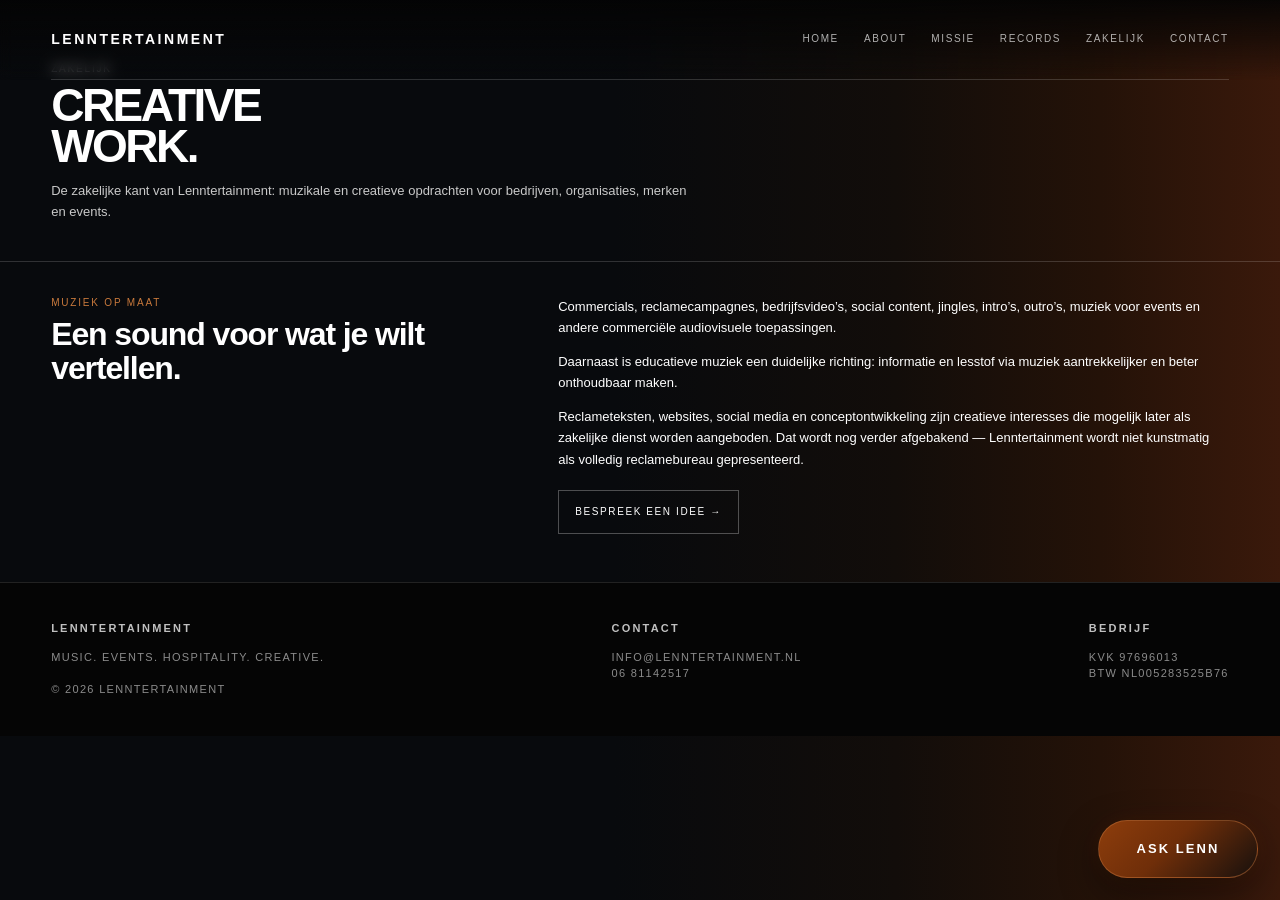
<file: zakelijk.html>
<!doctype html><html lang="nl"><head><meta charset="utf-8"><meta name="viewport" content="width=device-width,initial-scale=1">
<title>Zakelijk — Lenntertainment</title><meta name="description" content="Lenntertainment — creatieve onderneming rond muziek, entertainment, hospitality, events en ideeën."><link rel="stylesheet" href="assets/css/site.css"></head><body class="business-page">
<header class="header">
 <div class="wrap nav">
   <a href="index.html" class="wordmark">LENNTERTAINMENT</a>
   <nav class="nav-links">
    <a href="index.html">Home</a><a href="about.html">About</a><a href="missie.html">Missie</a>
<a href="records.html">Records</a><a href="zakelijk.html">Zakelijk</a><a href="contact.html">Contact</a>
   </nav>
   <button class="burger" aria-label="Menu">☰</button>
 </div>
 <nav class="mobile-nav">
  <a href="index.html">Home</a><a href="about.html">About</a><a href="missie.html">Missie</a>
 <a href="records.html">Records</a><a href="zakelijk.html">Zakelijk</a><a href="contact.html">Contact</a>
 </nav>
</header>

<main class="business-page"><section class="page-hero"><div class="wrap"><div class="eyebrow">Zakelijk</div><h1>CREATIVE<br>WORK.</h1>
<p>De zakelijke kant van Lenntertainment: muzikale en creatieve opdrachten voor bedrijven, organisaties, merken en events.</p></div></section>
<section class="content-section light"><div class="wrap two-col">
<div><div class="eyebrow" style="color:#666">Muziek op maat</div><h2 class="section-title">Een sound voor wat je wilt vertellen.</h2></div>
<div class="prose"><p>Commercials, reclamecampagnes, bedrijfsvideo’s, social content, jingles, intro’s, outro’s, muziek voor events en andere commerciële audiovisuele toepassingen.</p>
<p>Daarnaast is educatieve muziek een duidelijke richting: informatie en lesstof via muziek aantrekkelijker en beter onthoudbaar maken.</p>
<p>Reclameteksten, websites, social media en conceptontwikkeling zijn creatieve interesses die mogelijk later als zakelijke dienst worden aangeboden. Dat wordt nog verder afgebakend — Lenntertainment wordt niet kunstmatig als volledig reclamebureau gepresenteerd.</p>
<a class="btn" style="color:#111" href="contact.html">Bespreek een idee →</a></div></div></section></main>
<footer class="footer"><div class="wrap footer-grid">
 <div><b>LENNTERTAINMENT</b>Music. Events. Hospitality. Creative.<br><br>© <span data-year></span> Lenntertainment</div>
 <div><b>CONTACT</b><a href="mailto:info@lenntertainment.nl">info@lenntertainment.nl</a><br>06 81142517</div>
 <div><b>BEDRIJF</b>KvK 97696013<br>BTW NL005283525B76</div>
</div></footer>
<button id="ai-chat-launcher" class="ai-chat-launcher" aria-label="Open Lenntertainment AI chat">AI</button>
<section id="ai-chat-panel" class="ai-chat-panel" aria-label="Lenntertainment AI chat">
 <div class="ai-chat-head"><div><strong>LENNTERTAINMENT AI</strong><small>Vraag iets over onze platforms</small></div><button class="ai-chat-close" aria-label="Sluiten">×</button></div>
 <div class="ai-chat-messages"><div class="ai-msg bot">Hoi. Ik help je op weg met vragen over Lenntertainment, Spin My Wedding, DJ Le Nerd, Records, The Liquid Society en zakelijke opdrachten.</div></div>
 <div class="ai-chat-suggestions">
  <button class="ai-chip">Wat doet Spin My Wedding?</button>
  <button class="ai-chip">Wie is DJ Le Nerd?</button>
  <button class="ai-chip">Wat doet The Liquid Society?</button>
 </div>
 <form class="ai-chat-form"><input type="text" placeholder="Typ je vraag…" aria-label="Vraag"><button type="submit">→</button></form>
 <div class="ai-chat-note">Testmodus: bekende vragen worden lokaal beantwoord. Bij livegang koppelen we dit veilig aan een AI-backend; er staat geen API-sleutel in de website.</div>
</section>
<script src="assets/js/site.js"></script>
</body></html>
</file>
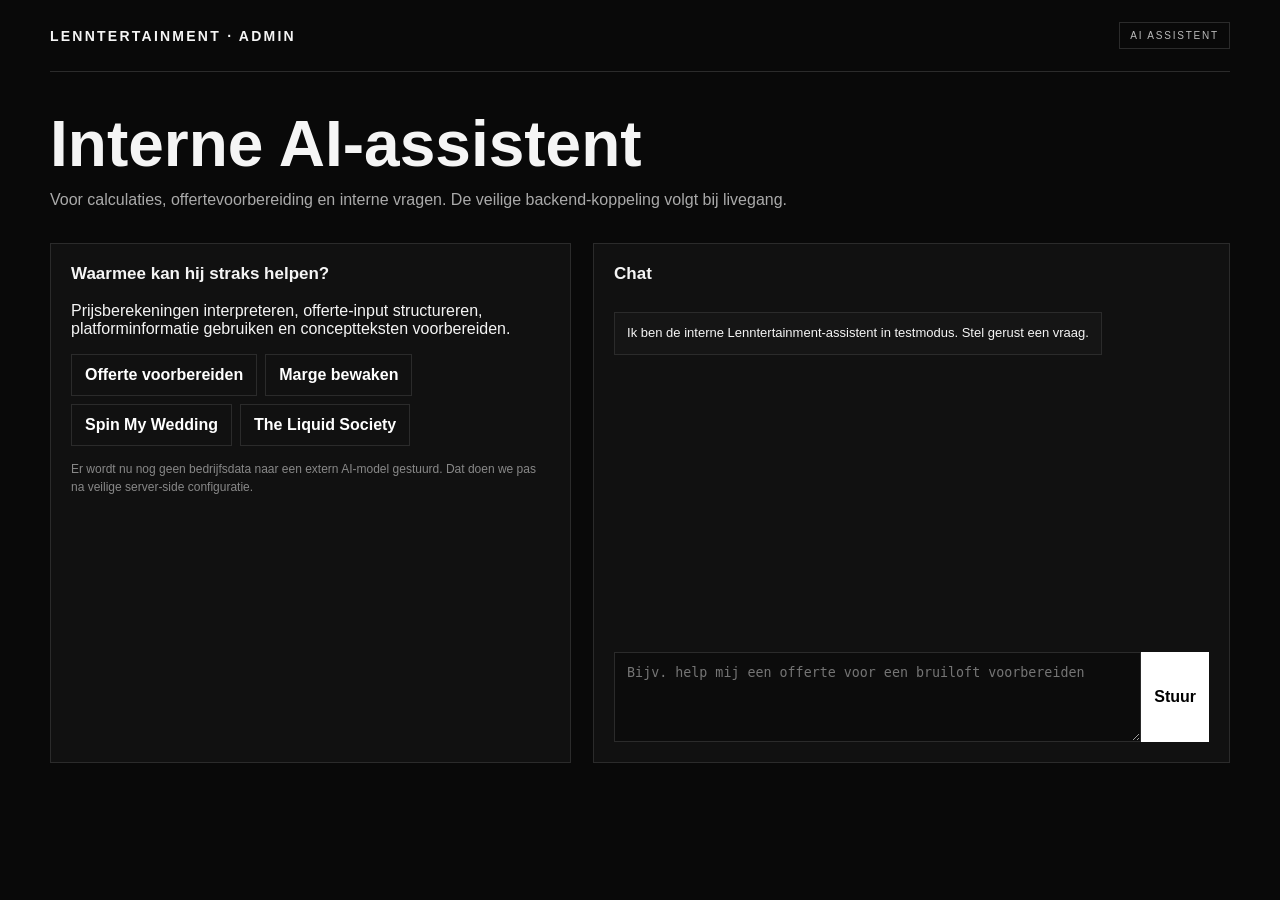
<file: admin/ai.html>
<!doctype html><html lang="nl"><head>
<meta charset="utf-8"><meta name="viewport" content="width=device-width,initial-scale=1"><meta name="robots" content="noindex,nofollow">
<title>Admin AI · Lenntertainment</title><link rel="stylesheet" href="admin.css"></head><body>
<div class="wrap top"><div class="brand">LENNTERTAINMENT · ADMIN</div><div class="badge">AI ASSISTENT</div></div>
<main class="wrap">
<h1>Interne AI-assistent</h1>
<p class="lead">Voor calculaties, offertevoorbereiding en interne vragen. De veilige backend-koppeling volgt bij livegang.</p>
<div class="ai-admin-grid">
<section class="card">
 <h2>Waarmee kan hij straks helpen?</h2>
 <p>Prijsberekeningen interpreteren, offerte-input structureren, platforminformatie gebruiken en conceptteksten voorbereiden.</p>
 <div class="quick">
  <button class="secondary" data-admin-prompt="Help mij een offerte voorbereiden">Offerte voorbereiden</button>
  <button class="secondary" data-admin-prompt="Hoe bewaak ik mijn marge?">Marge bewaken</button>
  <button class="secondary" data-admin-prompt="Welke kostenposten gebruik ik voor Spin My Wedding?">Spin My Wedding</button>
  <button class="secondary" data-admin-prompt="Welke kostenposten gebruik ik voor The Liquid Society?">The Liquid Society</button>
 </div>
 <p class="note">Er wordt nu nog geen bedrijfsdata naar een extern AI-model gestuurd. Dat doen we pas na veilige server-side configuratie.</p>
</section>
<section class="card ai-admin-chat">
 <h2>Chat</h2>
 <div id="admin-ai-messages" class="ai-admin-messages"><div class="ai-admin-msg bot">Ik ben de interne Lenntertainment-assistent in testmodus. Stel gerust een vraag.</div></div>
 <form id="admin-ai-form" class="ai-admin-form"><textarea id="admin-ai-input" placeholder="Bijv. help mij een offerte voor een bruiloft voorbereiden"></textarea><button type="submit">Stuur</button></form>
</section>
</div>
</main><script src="admin-ai.js"></script></body></html>
</file>
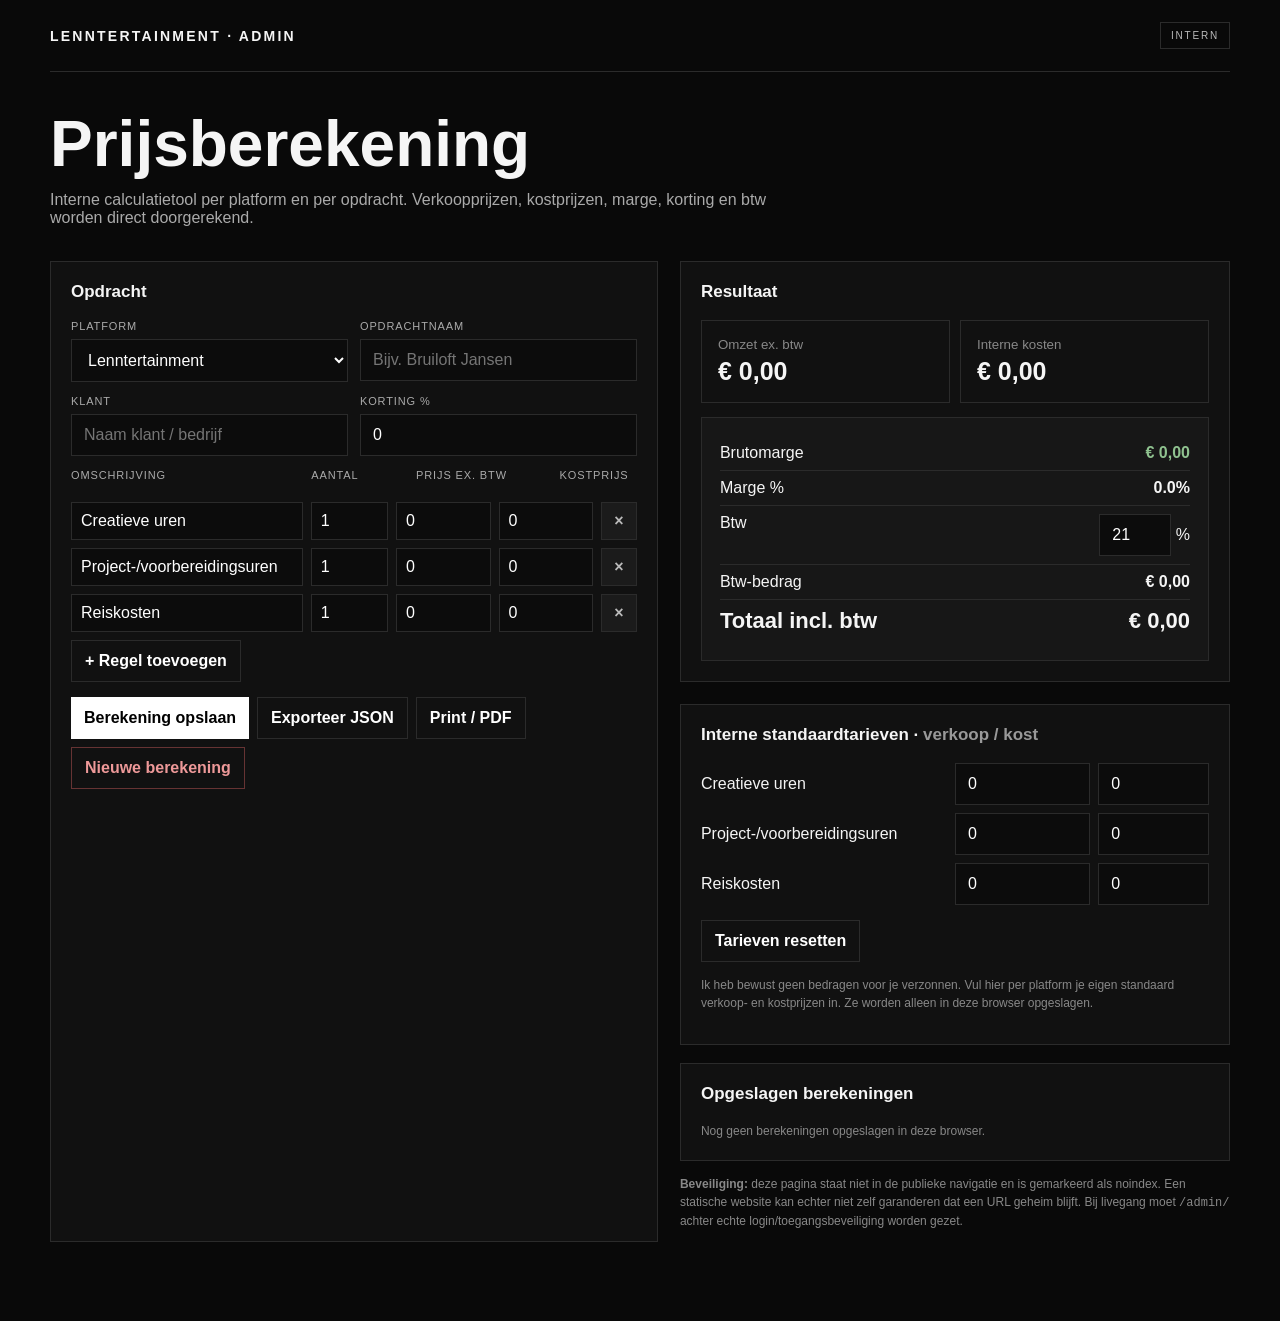
<file: admin/pricing.html>
<!doctype html>
<html lang="nl">
<head>
<meta charset="utf-8"><meta name="viewport" content="width=device-width,initial-scale=1">
<meta name="robots" content="noindex,nofollow">
<title>Admin · Prijsberekening · Lenntertainment</title>
<link rel="stylesheet" href="admin.css">
</head>
<body>
<div class="wrap top">
  <div class="brand">LENNTERTAINMENT · ADMIN</div>
  <div class="badge">Intern</div>
</div>
<main class="wrap">
  <h1>Prijsberekening</h1>
  <p class="lead">Interne calculatietool per platform en per opdracht. Verkoopprijzen, kostprijzen, marge, korting en btw worden direct doorgerekend.</p>

  <div class="grid">
    <section class="card">
      <h2>Opdracht</h2>
      <div class="row">
        <div><label>Platform</label><select id="platform">
          <option>Lenntertainment</option>
          <option>Spin My Wedding</option>
          <option>DJ Le Nerd</option>
          <option>Lenntertainment Records</option>
          <option>The Liquid Society</option>
          <option>Zakelijk</option>
        </select></div>
        <div><label>Opdrachtnaam</label><input id="opdracht" placeholder="Bijv. Bruiloft Jansen"></div>
      </div>
      <div class="row">
        <div><label>Klant</label><input id="klant" placeholder="Naam klant / bedrijf"></div>
        <div><label>Korting %</label><input id="discount" type="number" min="0" max="100" step="0.1" value="0"></div>
      </div>

      <div class="row3">
        <label>Omschrijving</label><label>Aantal</label><label>Prijs ex. btw</label><label>Kostprijs</label>
      </div>
      <div id="items" class="items"></div>
      <button id="addItem" class="secondary">+ Regel toevoegen</button>

      <div class="btns">
        <button id="saveCalc">Berekening opslaan</button>
        <button id="exportCalc" class="secondary">Exporteer JSON</button>
        <button id="printCalc" class="secondary">Print / PDF</button>
        <button id="resetCalc" class="danger">Nieuwe berekening</button>
      </div>
    </section>

    <aside>
      <section class="card">
        <h2>Resultaat</h2>
        <div class="kpi">
          <div><small>Omzet ex. btw</small><strong id="revenue">€ 0,00</strong></div>
          <div><small>Interne kosten</small><strong id="costs">€ 0,00</strong></div>
        </div>
        <div class="totalbox">
          <div class="total-line margin"><span>Brutomarge</span><strong id="margin" class="good">€ 0,00</strong></div>
          <div class="total-line"><span>Marge %</span><strong id="marginpct">0,0%</strong></div>
          <div class="total-line"><span>Btw</span><span><input id="vat" type="number" min="0" step="0.1" value="21" style="width:72px"> %</span></div>
          <div class="total-line"><span>Btw-bedrag</span><strong id="vatamount">€ 0,00</strong></div>
          <div class="total-line big"><span>Totaal incl. btw</span><strong id="total">€ 0,00</strong></div>
        </div>
      </section>

      <section class="card settings">
        <h2>Interne standaardtarieven · <span style="color:#999">verkoop / kost</span></h2>
        <div id="presetSettings"></div>
        <div class="btns"><button id="resetPresets" class="secondary">Tarieven resetten</button></div>
        <p class="note">Ik heb bewust geen bedragen voor je verzonnen. Vul hier per platform je eigen standaard verkoop- en kostprijzen in. Ze worden alleen in deze browser opgeslagen.</p>
      </section>

      <section class="card saved">
        <h2>Opgeslagen berekeningen</h2>
        <div id="saved"></div>
      </section>

      <p class="note"><strong>Beveiliging:</strong> deze pagina staat niet in de publieke navigatie en is gemarkeerd als noindex. Een statische website kan echter niet zelf garanderen dat een URL geheim blijft. Bij livegang moet <code>/admin/</code> achter echte login/toegangsbeveiliging worden gezet.</p>
    </aside>
  </div>
</main>
<script src="pricing.js"></script>
</body>
</html>
</file>
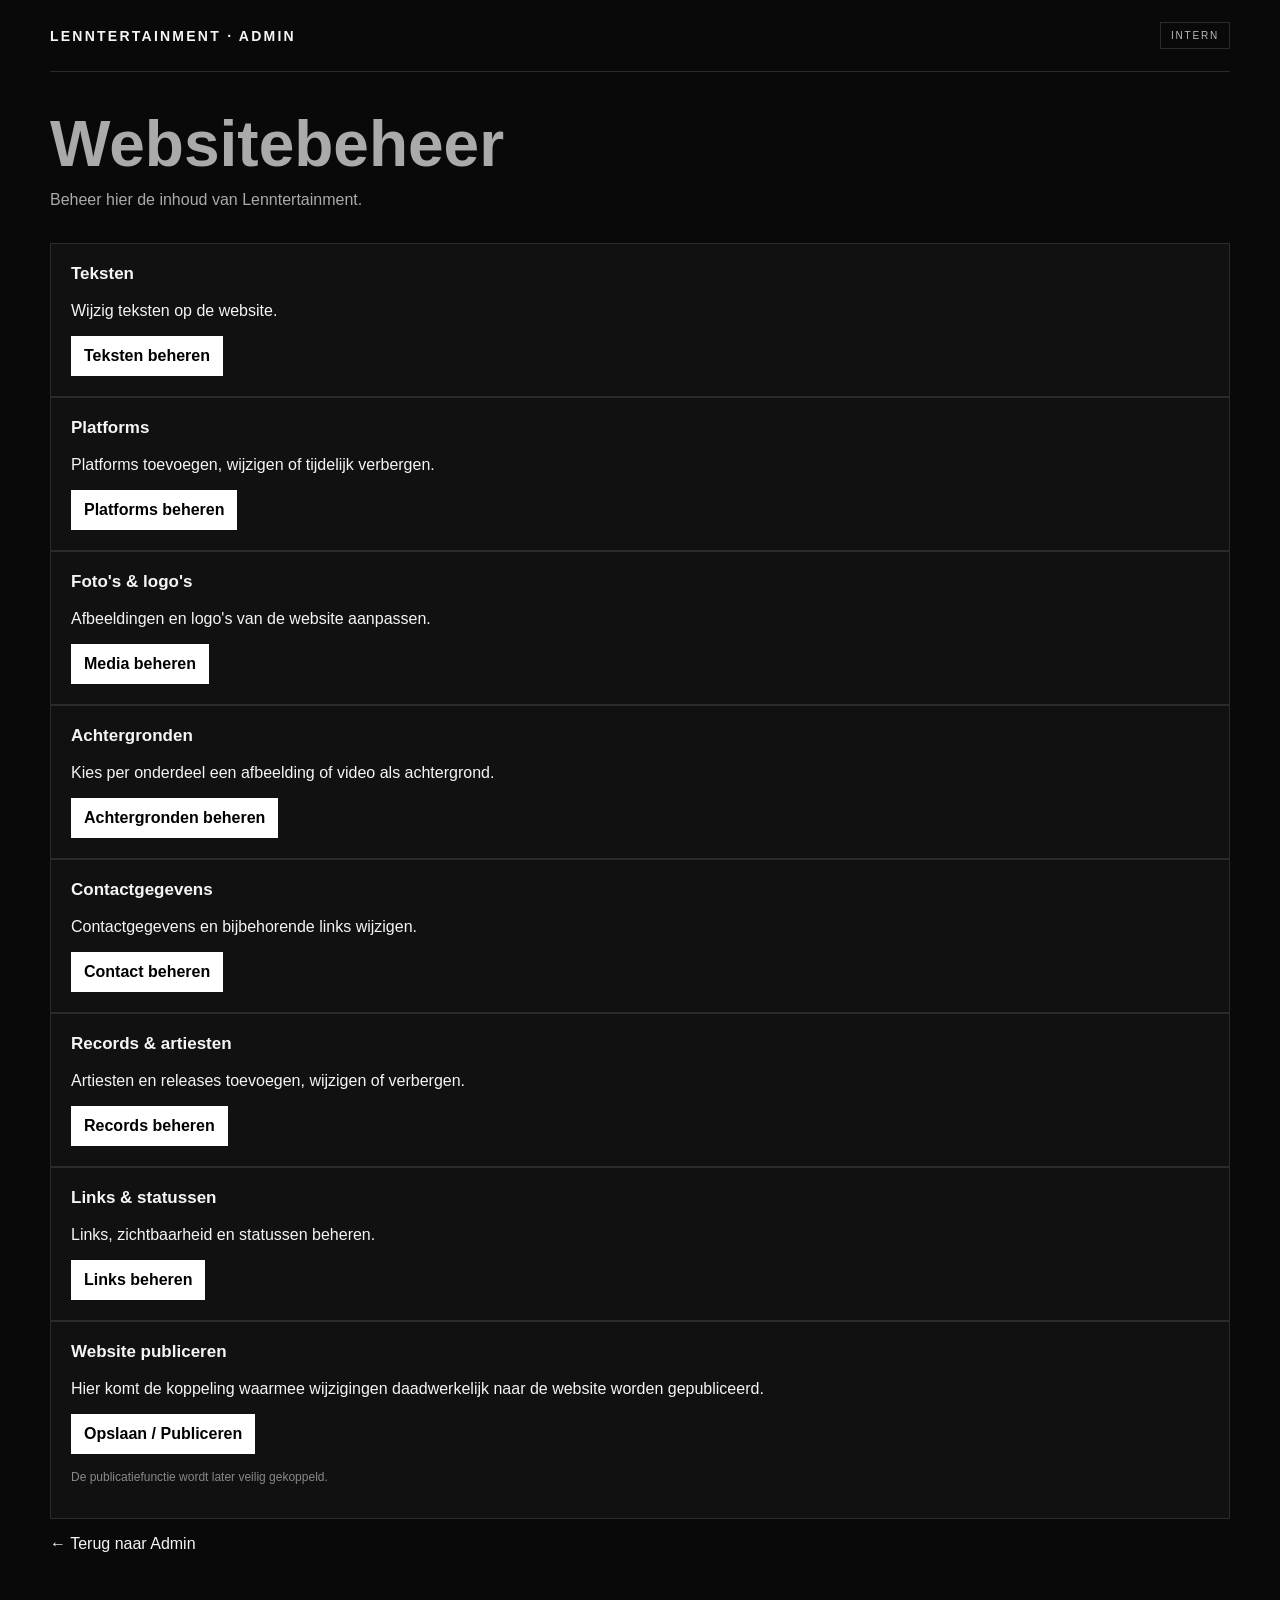
<file: admin/website.html>
<!doctype html>
<html lang="nl">
<head>
  <meta charset="utf-8">
  <meta name="viewport" content="width=device-width, initial-scale=1">
  <meta name="robots" content="noindex,nofollow">
  <title>Websitebeheer | Lenntertainment Admin</title>
  <link rel="stylesheet" href="admin.css">
</head>

<body>

<div class="wrap top">
  <div class="brand">LENNTERTAINMENT · ADMIN</div>
  <div class="badge">Intern</div>
</div>

<main class="wrap">

  <section class="lead">
    <h1>Websitebeheer</h1>
    <p>Beheer hier de inhoud van Lenntertainment.</p>
  </section>

  <div class="card">
    <h2>Teksten</h2>
    <p>Wijzig teksten op de website.</p>
    <button type="button" onclick="toggleTeksten()">Teksten beheren</button>

    <div id="tekstenBeheer" style="display:none; margin-top:20px;">

      <h2>Home</h2>

      <p>
        <label for="homeIntro">Introductietekst</label>
      </p>

      <textarea
        id="homeIntro"
        rows="5"
        style="width:100%; box-sizing:border-box;"
      >Een creatieve onderneming rond muziek, entertainment, horeca, events en ideeën die niet in één hokje hoeven te passen.</textarea>

      <p>
        <label for="homeButton">Tekst van de knop</label>
      </p>

      <input
        id="homeButton"
        type="text"
        value="ONTDEK DE WERELDEN ↓"
        style="width:100%; box-sizing:border-box;"
      >

      <p style="margin-top:18px;">
        <button type="button" onclick="bewaarTeksten()">Wijzigingen bewaren</button>
      </p>

      <p id="meldingTeksten" class="note"></p>

    </div>
  </div>

  <div class="card">
    <h2>Platforms</h2>
    <p>Platforms toevoegen, wijzigen of tijdelijk verbergen.</p>
    <button type="button">Platforms beheren</button>
  </div>

  <div class="card">
    <h2>Foto's &amp; logo's</h2>
    <p>Afbeeldingen en logo's van de website aanpassen.</p>
    <button type="button">Media beheren</button>
  </div>

  <div class="card">
    <h2>Achtergronden</h2>
    <p>Kies per onderdeel een afbeelding of video als achtergrond.</p>
    <button type="button">Achtergronden beheren</button>
  </div>

  <div class="card">
    <h2>Contactgegevens</h2>
    <p>Contactgegevens en bijbehorende links wijzigen.</p>
    <button type="button">Contact beheren</button>
  </div>

  <div class="card">
    <h2>Records &amp; artiesten</h2>
    <p>Artiesten en releases toevoegen, wijzigen of verbergen.</p>
    <button type="button">Records beheren</button>
  </div>

  <div class="card">
    <h2>Links &amp; statussen</h2>
    <p>Links, zichtbaarheid en statussen beheren.</p>
    <button type="button">Links beheren</button>
  </div>

  <div class="card">
    <h2>Website publiceren</h2>
    <p>
      Hier komt de koppeling waarmee wijzigingen daadwerkelijk
      naar de website worden gepubliceerd.
    </p>
    <button type="button">Opslaan / Publiceren</button>
    <p class="note">
      De publicatiefunctie wordt later veilig gekoppeld.
    </p>
  </div>

  <p>
    <a href="index.html">← Terug naar Admin</a>
  </p>

</main>

<script>
function toggleTeksten() {
  const blok = document.getElementById("tekstenBeheer");

  if (blok.style.display === "none") {
    blok.style.display = "block";
  } else {
    blok.style.display = "none";
  }
}

function bewaarTeksten() {
  const intro = document.getElementById("homeIntro").value;
  const knop = document.getElementById("homeButton").value;

fetch("/api/update-content", {
  method: "POST",
  headers: { "Content-Type": "application/json" },
  body: JSON.stringify({ intro: intro, knop: knop })
});

  document.getElementById("meldingTeksten").textContent =
    "Wijzigingen zijn voorlopig lokaal bewaard ✓";
}

window.addEventListener("DOMContentLoaded", function () {
  const intro = localStorage.getItem("lenntertainment_home_intro");
  const knop = localStorage.getItem("lenntertainment_home_button");

  if (intro !== null) {
    document.getElementById("homeIntro").value = intro;
  }

  if (knop !== null) {
    document.getElementById("homeButton").value = knop;
  }
});
</script>

</body>
</html>
</file>
<file: assets/css/site.css>
:root{
 --ink:#0a0a0a; --paper:#f3f0e9; --white:#fff; --muted:#a5a5a5;
 --line:rgba(255,255,255,.16); --line-dark:rgba(0,0,0,.18);
 --purple:#211d38; --gold:#b99743; --max:1540px;
}
*{box-sizing:border-box}
html{scroll-behavior:smooth}
body{margin:0;background:var(--ink);color:#fff;font-family:Inter,Arial,Helvetica,sans-serif;line-height:1.45}
a{color:inherit;text-decoration:none}
button,input,select,textarea{font:inherit}
img{max-width:100%;display:block}
.wrap{width:min(92vw,var(--max));margin:0 auto}
.eyebrow{text-transform:uppercase;letter-spacing:.36em;font-size:10px;color:#bdbdbd}
.serif{font-family:Georgia,'Times New Roman',serif}
.header{position:fixed;inset:0 0 auto;z-index:100;background:linear-gradient(180deg,rgba(4,4,4,.92),rgba(4,4,4,.5),transparent);backdrop-filter:blur(7px)}
.nav{height:80px;display:flex;align-items:center;justify-content:space-between;border-bottom:1px solid var(--line)}
.wordmark{font-weight:800;letter-spacing:.18em;font-size:14px}
.nav-links{display:flex;gap:25px;align-items:center;text-transform:uppercase;letter-spacing:.16em;font-size:10px}
.nav-links a{opacity:.68;transition:.25s}.nav-links a:hover,.nav-links a.current{opacity:1}
.burger{display:none;background:none;border:0;color:#fff;font-size:24px}
.mobile-nav{display:none}
.hero{min-height:100svh;position:relative;display:flex;align-items:flex-end;overflow:hidden;padding:140px 0 70px;border-bottom:1px solid var(--line)}
.hero:before{content:"";position:absolute;inset:0;background:
 radial-gradient(circle at 72% 21%,rgba(255,255,255,.15),transparent 18%),
 radial-gradient(circle at 62% 55%,rgba(255,255,255,.05),transparent 30%),
 linear-gradient(125deg,#050505 0%,#111 45%,#050505 100%)}
.hero:after{content:"";position:absolute;width:62vw;height:62vw;right:-17vw;top:-18vw;border-radius:50%;border:1px solid rgba(255,255,255,.06);box-shadow:0 0 0 100px rgba(255,255,255,.013),0 0 0 200px rgba(255,255,255,.008)}
.hero-layout{position:relative;z-index:2;width:100%;display:grid;grid-template-columns:1.45fr .55fr;gap:6vw;align-items:end}
.hero h1{font-size:clamp(63px,10.4vw,166px);line-height:.79;margin:14px 0 30px;letter-spacing:-.055em}
.hero-copy{max-width:700px;font-size:clamp(18px,1.65vw,25px);color:#d6d6d6}
.hero-mark{align-self:center;justify-self:end;width:min(360px,29vw);opacity:.92;mix-blend-mode:screen}
.btn{display:inline-flex;align-items:center;gap:22px;border:1px solid currentColor;padding:13px 16px;text-transform:uppercase;letter-spacing:.16em;font-size:10px;margin-top:24px;transition:.25s}
.btn:hover{background:#fff;color:#000}
.marquee{overflow:hidden;border-bottom:1px solid var(--line);background:#0d0d0d;padding:11px 0}
.marquee-track{white-space:nowrap;font-size:11px;letter-spacing:.38em;text-transform:uppercase;color:#aaa;animation:scroll 28s linear infinite}
@keyframes scroll{to{transform:translateX(-50%)}}
.platform-intro{padding:95px 0 45px}
.section-title{font-size:clamp(42px,5vw,76px);line-height:.95;margin:8px 0 0;letter-spacing:-.035em}
.section-lead{max-width:700px;color:#c7c7c7;font-size:18px}
.platform-grid{display:grid;grid-template-columns:repeat(12,1fr);min-height:690px;border-top:1px solid var(--line);border-bottom:1px solid var(--line)}
.platform{position:relative;overflow:hidden;border-right:1px solid var(--line);padding:28px;display:flex;flex-direction:column;justify-content:space-between;min-height:540px}
.platform:nth-child(1){grid-column:span 3;background:linear-gradient(145deg,#171426,var(--purple))}
.platform:nth-child(2){grid-column:span 3;background:#020202}
.platform:nth-child(3){grid-column:span 3;background:radial-gradient(circle at 55% 35%,#292929,#080808 52%)}
.platform:nth-child(4){grid-column:span 3;background:linear-gradient(145deg,#f7f1e8,#e8decf);color:#111}
.platform:nth-child(5){grid-column:span 6;background:linear-gradient(145deg,#f8f8f5,#e9e7e1);color:#111}
.platform:nth-child(6){grid-column:span 6;background:radial-gradient(circle at 50% 28%,#24140d,#030303 58%)}
.platform-logo{height:47%;display:grid;place-items:center}
.platform-logo img{max-width:78%;max-height:90%;object-fit:contain;transition:transform .45s ease}
.platform:hover .platform-logo img{transform:scale(1.045)}
.platform-meta{position:relative;z-index:3}
.platform .status{font-size:9px;letter-spacing:.2em;text-transform:uppercase;opacity:.62}
.platform h3{font-family:Georgia,serif;font-weight:400;font-size:28px;line-height:1.05;margin:9px 0 10px}
.platform p{font-size:13px;max-width:31ch;opacity:.78}
.records-symbol{font-family:Georgia,serif;font-size:128px;line-height:1;border:1px solid #555;width:190px;height:190px;border-radius:50%;display:grid;place-items:center}
.story{background:var(--paper);color:#111;padding:105px 0}
.story-grid{display:grid;grid-template-columns:.8fr 1.2fr;gap:9vw;align-items:start}
.story-title{font-size:clamp(45px,6vw,92px);line-height:.91;letter-spacing:-.045em;margin:5px 0 0}
.story-copy{font-size:clamp(18px,1.7vw,24px);max-width:760px}
.big-quote{font-family:Georgia,serif;font-style:italic;font-size:clamp(25px,3.3vw,52px);line-height:1.1;margin-top:50px;padding-top:28px;border-top:1px solid var(--line-dark)}
.records{padding:110px 0;position:relative;overflow:hidden}
.records-layout{display:grid;grid-template-columns:1fr 1fr;gap:8vw;align-items:center}
.vinyl-wrap{position:relative;min-height:530px;display:grid;place-items:center}
.vinyl{width:min(520px,42vw);aspect-ratio:1;border-radius:50%;background:repeating-radial-gradient(circle,#171717 0 4px,#090909 5px 10px);box-shadow:0 35px 80px rgba(0,0,0,.65);animation:spin 35s linear infinite}
.vinyl:after{content:"L.";position:absolute;inset:34%;border-radius:50%;background:var(--paper);color:#111;display:grid;place-items:center;font-family:Georgia,serif;font-size:74px}
@keyframes spin{to{transform:rotate(360deg)}}
.records h2{font-size:clamp(48px,6.4vw,102px);line-height:.83;letter-spacing:-.05em;margin:12px 0 28px}
.business{background:#111;padding:100px 0;border-top:1px solid var(--line);border-bottom:1px solid var(--line)}
.business-grid{display:grid;grid-template-columns:1.1fr .9fr;gap:7vw}
.service-list{border-top:1px solid var(--line)}
.service{display:grid;grid-template-columns:55px 1fr auto;gap:20px;align-items:center;padding:24px 0;border-bottom:1px solid var(--line)}
.service .num{color:#777}.service strong{font-size:20px}.service span:last-child{font-size:11px;color:#aaa}
.future{padding:90px 0;background:#070707}
.future-line{display:flex;align-items:center;justify-content:space-between;gap:40px;border-top:1px solid var(--line);border-bottom:1px solid var(--line);padding:42px 0}
.future-name{font-family:Georgia,serif;font-size:clamp(38px,5vw,82px)}
.footer{padding:55px 0 35px}
.footer-grid{display:grid;grid-template-columns:1.2fr .8fr .8fr;gap:50px;font-size:13px;color:#b8b8b8}
.footer b{color:#fff;display:block;letter-spacing:.2em;font-size:11px;margin-bottom:13px}
.page-hero{padding:160px 0 90px;border-bottom:1px solid var(--line);min-height:62vh;display:flex;align-items:flex-end;background:radial-gradient(circle at 78% 20%,#252525,transparent 20%),#080808}
.page-hero h1{font-size:clamp(60px,10vw,150px);line-height:.82;margin:12px 0 24px;letter-spacing:-.055em}
.page-hero p{max-width:780px;color:#c9c9c9;font-size:20px}
.light{background:var(--paper);color:#111}
.content-section{padding:90px 0}
.two-col{display:grid;grid-template-columns:.8fr 1.2fr;gap:8vw}
.prose{font-size:18px;max-width:760px}.prose p{margin:0 0 22px}
.manifesto{display:grid;grid-template-columns:repeat(3,1fr);gap:1px;background:#bbb}
.manifesto-card{background:var(--paper);color:#111;padding:36px;min-height:280px}
.manifesto-card span{font-size:11px;letter-spacing:.15em;color:#777}.manifesto-card h3{font-size:28px;margin:22px 0 12px}
.release-grid{display:grid;grid-template-columns:repeat(3,1fr);gap:22px}
.release-card{border:1px solid var(--line);padding:16px}
.release-cover{aspect-ratio:1;background:radial-gradient(circle at 45% 45%,#333,#060606 50%);display:grid;place-items:center;font-family:Georgia,serif;font-size:76px}
.release-card small{display:block;color:#888;letter-spacing:.15em;margin-top:14px}
.contact-wrap{display:grid;grid-template-columns:.75fr 1.25fr;gap:8vw}
form{display:grid;gap:13px}
input,select,textarea{background:transparent;color:inherit;border:1px solid currentColor;padding:15px}
textarea{min-height:160px;resize:vertical} option{color:#111}
.submit{background:#fff;color:#000;border:0;padding:15px 18px;text-transform:uppercase;letter-spacing:.16em;font-size:10px;cursor:pointer}
.note{font-size:11px;color:#888}
@media(max-width:980px){
 .nav-links{display:none}.burger{display:block}
 .mobile-nav.open{display:grid;position:fixed;top:80px;left:0;right:0;background:#090909;padding:25px 4vw;gap:18px;border-bottom:1px solid #333}
 .hero-layout,.story-grid,.records-layout,.business-grid,.two-col,.contact-wrap{grid-template-columns:1fr}
 .hero-mark{display:none}
 .platform-grid{grid-template-columns:1fr 1fr}.platform:nth-child(n){grid-column:auto;min-height:480px}
 .footer-grid{grid-template-columns:1fr 1fr}
 .vinyl{width:min(520px,76vw)}
}
@media(max-width:650px){
 .platform-grid,.manifesto,.release-grid{grid-template-columns:1fr}
 .footer-grid{grid-template-columns:1fr}
 .hero h1{font-size:19vw}
 .hero{padding-bottom:48px}
 .service{grid-template-columns:35px 1fr}
 .service span:last-child{display:none}
 .future-line{align-items:flex-start;flex-direction:column}
}


/* V2.1 — official logo takes the lead in the homepage hero */
.hero-brand{
  min-height:100svh;
  padding:135px 0 58px;
  align-items:center;
}
.hero-brand:before{
  background:
    radial-gradient(circle at 50% 35%,rgba(255,255,255,.085),transparent 24%),
    linear-gradient(125deg,#030303 0%,#0d0d0d 48%,#030303 100%);
}
.hero-brand:after{
  width:74vw;height:74vw;right:-24vw;top:-30vw;
  opacity:.65;
}
.hero-brand-layout{
  position:relative;z-index:2;
  min-height:calc(100svh - 193px);
  display:flex;flex-direction:column;align-items:center;justify-content:center;
  text-align:center;
}
.hero-brand-logo{
  width:min(880px,78vw);
  margin:0 auto;
}
.hero-brand-logo img{
  width:100%;
  max-height:52vh;
  object-fit:contain;
  mix-blend-mode:screen;
}
.hero-brand-copy{
  width:min(690px,82vw);
  margin:22px auto 0;
  color:#cfcfcf;
  font-size:clamp(16px,1.45vw,21px);
}
.hero-brand-btn{margin-top:26px}
@media(max-width:650px){
  .hero-brand{padding:110px 0 42px}
  .hero-brand-layout{min-height:calc(100svh - 152px)}
  .hero-brand-logo{width:92vw}
  .hero-brand-logo img{max-height:46vh}
  .hero-brand-copy{width:88vw;font-size:16px}
}


/* V2.3 final — official Lenntertainment identity on Records platform cards */
.platform:nth-child(3) .platform-logo img{
  width:82%;
  max-width:300px;
  max-height:210px;
  object-fit:contain;
  mix-blend-mode:screen;
}


.ai-chat-launcher{
  position:fixed;
  right:22px;
  bottom:22px;
  z-index:9999;

  width:auto;
  min-width:160px;
  height:58px;
  padding:0 22px;

  border-radius:29px;
  border:1px solid rgba(184,106,54,.55);

  background:
    linear-gradient(135deg,
      #8D3D0C 0%,
      #6f2e09 45%,
      #17100d 100%
    );

  color:#fff;

  display:flex;
  align-items:center;
  justify-content:center;

  font-size:13px;
  font-weight:800;
  letter-spacing:.16em;
  white-space:nowrap;

  box-shadow:
    0 14px 40px rgba(0,0,0,.45),
    0 0 22px rgba(141,61,12,.18);

  cursor:pointer;

  transition:
    transform .2s ease,
    border-color .2s ease,
    box-shadow .2s ease;
}

.ai-chat-launcher:hover{
  transform:translateY(-2px);
  border-color:rgba(210,126,68,.9);

  box-shadow:
    0 18px 46px rgba(0,0,0,.5),
    0 0 28px rgba(141,61,12,.28);
}
.ai-chat-panel{
  position:fixed;
  right:22px;
  bottom:96px;
  z-index:9998;

  width:min(420px,calc(100vw - 28px));
  max-height:72vh;

  display:none;
  flex-direction:column;
  overflow:hidden;

  background:
    linear-gradient(
      145deg,
      rgba(10,12,16,.98) 0%,
      rgba(13,13,15,.98) 55%,
      rgba(38,19,10,.98) 100%
    );

  border:1px solid rgba(184,106,54,.42);
  border-radius:20px;

  box-shadow:
    0 30px 80px rgba(0,0,0,.65),
    0 0 40px rgba(141,61,12,.12);

  backdrop-filter:blur(18px);
  -webkit-backdrop-filter:blur(18px);
}
.ai-chat-panel.open{display:flex}
.ai-chat-head{
  padding:18px 20px 16px;

  display:flex;
  justify-content:space-between;
  align-items:center;
  gap:12px;

  border-bottom:1px solid rgba(184,106,54,.22);

  background:
    linear-gradient(
      90deg,
      rgba(141,61,12,.28) 0%,
      rgba(20,14,12,.55) 45%,
      rgba(8,10,13,.15) 100%
    );
}/* ===== ASK LENN - BINNENKANT ===== */
#ai-chat-panel .ai-chat-identity{
  display:flex;
  flex-direction:column;
}

#ai-chat-panel .ai-chat-name{
  display:flex;
  align-items:center;
  gap:8px;
}

#ai-chat-panel .ai-status-dot{
  width:8px;
  height:8px;
  flex:0 0 8px;
  border-radius:50%;
  background:#c66b32;

  box-shadow:
    0 0 0 3px rgba(198,107,50,.12),
    0 0 10px rgba(198,107,50,.55);
}
#ai-chat-panel .ai-chat-head strong{
  display:block;
  color:#ffffff;
  font-size:16px;
  font-weight:800;
  letter-spacing:.16em;
  line-height:1.1;
}

#ai-chat-panel .ai-chat-head small{
  display:block;
  margin-top:5px;
  color:rgba(255,255,255,.55);
  font-size:10px;
  letter-spacing:.08em;
}

#ai-chat-panel .ai-chat-close{
  width:38px;
  height:38px;
  padding:0;
  border:1px solid rgba(255,255,255,.10);
  border-radius:50%;
  background:rgba(255,255,255,.04);
  color:rgba(255,255,255,.72);
  font-size:21px;
  line-height:1;
  cursor:pointer;
}

#ai-chat-panel .ai-chat-messages{
  padding:20px 18px 16px;
  overflow:auto;
  display:flex;
  flex-direction:column;
  gap:12px;
}

#ai-chat-panel .ai-msg{
  max-width:84%;
  padding:11px 14px;
  border-radius:15px;
  font-size:13px;
  line-height:1.5;
}

#ai-chat-panel .ai-msg.bot{
  align-self:flex-start;
  color:#eeeeee;
  background:rgba(255,255,255,.055);
  border:1px solid rgba(255,255,255,.09);
  border-bottom-left-radius:4px;
}

#ai-chat-panel .ai-msg.user{
  align-self:flex-end;
  color:#ffffff;
  background:#8D3D0C;
  border:1px solid rgba(210,126,68,.45);
  border-bottom-right-radius:4px;
}
#ai-chat-panel .ai-chat-prompt{
  padding:16px 18px 8px;
  color:rgba(255,255,255,.45);
  font-size:10px;
  font-weight:600;
  letter-spacing:.08em;
  text-transform:uppercase;
}
#ai-chat-panel .ai-chat-suggestions{
  display:grid;
  grid-template-columns:1fr 1fr;
  gap:8px;
  padding:6px 18px 18px;
}

#ai-chat-panel .ai-chip{
  min-height:38px;
  padding:9px 12px;

  border:1px solid rgba(184,106,54,.28);
  border-radius:10px;

  background:
    linear-gradient(
      135deg,
      rgba(141,61,12,.12),
      rgba(255,255,255,.025)
    );

  color:rgba(255,255,255,.78);

  font-size:10px;
  font-weight:600;
  letter-spacing:.04em;
  text-align:left;

  cursor:pointer;

  transition:
    background .2s ease,
    border-color .2s ease,
    color .2s ease;
}

#ai-chat-panel .ai-chip:hover{
  background:rgba(141,61,12,.24);
  border-color:rgba(184,106,54,.65);
  color:#ffffff;
}

#ai-chat-panel .ai-chat-form{
  display:grid;
  grid-template-columns:1fr auto;
  margin:0 14px 12px;
  overflow:hidden;
  border:1px solid rgba(255,255,255,.12);
  border-radius:24px;
  background:rgba(0,0,0,.25);
}

#ai-chat-panel .ai-chat-form input{
  min-width:0;
  padding:13px 16px;
  border:0;
  outline:none;
  background:transparent;
  color:#ffffff;
  font-size:13px;
}

#ai-chat-panel .ai-chat-form input::placeholder{
  color:rgba(255,255,255,.35);
}

#ai-chat-panel .ai-chat-form button{
  min-width:68px;
  padding:0 17px;
  border:0;
  border-left:1px solid rgba(255,255,255,.08);
  background:#8D3D0C;
  color:#ffffff;
  font-size:11px;
  font-weight:800;
  letter-spacing:.06em;
  cursor:pointer;
}

#ai-chat-panel .ai-chat-note{
  padding:0 18px 14px;
  color:rgba(255,255,255,.28);
  font-size:9px;
  line-height:1.4;
  text-align:center;
}
.ai-chat-note{padding:8px 14px 12px;color:#777;font-size:10px;line-height:1.4}
@media(max-width:600px){
 .ai-chat-launcher{right:14px;bottom:14px}
 .ai-chat-panel{right:14px;bottom:82px}
}

/* New platform logo tuning */
.platform:nth-child(5) .platform-logo img{width:220px;max-width:none;max-height:none;}
.platform:nth-child(6) .platform-logo img{width:420px;max-width:90%;max-height:none;mix-blend-mode:screen;transform:translateY(25px);}
.platform:nth-child(5),.platform:nth-child(6){height:300px;min-height:0;}
.platform:nth-child(5) .platform-logo{
  align-items:flex-start;
  padding-top:35px;
}
.platform:nth-child(6) .platform-logo{align-items:center;justify-content:center;padding-top:0;}

/* =========================================================
   LENNTERTAINMENT — NEW HOMEPAGE
   ========================================================= */

/* HERO */
.hero-brand {
  min-height: 82vh;
  display: flex;
  align-items: center;
  justify-content: center;
  background:
    radial-gradient(circle at 50% 35%, rgba(55,55,80,.22), transparent 45%),
    #050506;
  padding: 120px 24px 80px;
}

.hero-brand-layout {
  width: 100%;
  max-width: 1100px;
  margin: 0 auto;
  text-align: center;
  display: flex;
  flex-direction: column;
  align-items: center;
}

.hero-brand-logo {
  width: min(760px, 88vw);
  display: flex;
  justify-content: center;
  align-items: center;
  margin: 0 auto 42px;
}

.hero-brand-logo img {
  width: 100%;
  height: auto;
  max-width: none;
  max-height: none;
  object-fit: contain;
}

.hero-brand-copy {
  max-width: 680px;
  margin: 0 auto 28px;
  color: rgba(255,255,255,.78);
  font-size: 17px;
  line-height: 1.65;
}

.hero-brand-btn {
  display: inline-flex;
  align-items: center;
  justify-content: center;
}


/* INTRO */
.home-intro {
  background: #f1f0ec;
  color: #111;
  padding: 110px 24px;
}

.home-intro-grid {
  max-width: 1180px;
  margin: auto;
  display: grid;
  grid-template-columns: 1.15fr .85fr;
  gap: 100px;
  align-items: end;
}

.home-intro .eyebrow {
  color: #777;
}

.home-intro h1 {
  margin: 14px 0 0;
  font-size: clamp(64px, 8vw, 120px);
  line-height: .86;
  letter-spacing: -.065em;
}

.home-intro-copy {
  font-size: 20px;
  line-height: 1.55;
  max-width: 500px;
}

.home-intro-copy p + p {
  margin-top: 20px;
}


/* PLATFORM SECTION */
.new-platforms {
  background: #09090a;
  color: #fff;
  padding: 120px 24px;
}

.new-platforms-heading {
  max-width: 1180px;
  margin: 0 auto 65px;
}

.new-platforms-heading h2 {
  font-size: clamp(52px, 7vw, 96px);
  line-height: .92;
  letter-spacing: -.055em;
  margin: 12px 0 24px;
}

.new-platforms-heading > p {
  color: #aaa;
  font-size: 18px;
}


/* PLATFORM GRID */
.new-platform-grid {
  max-width: 1180px;
  margin: auto;
  display: grid;
  grid-template-columns: repeat(2, minmax(0,1fr));
  gap: 2px;
  background: #292929;
}

.new-platform-card {
  min-height: 480px;
  position: relative;
  overflow: hidden;
  display: flex;
  flex-direction: column;
  justify-content: space-between;
  text-decoration: none;
  color: #fff;
  padding: 42px;
  background: #111;
  transition: transform .25s ease, filter .25s ease;
}

.new-platform-card:hover {
  filter: brightness(1.08);
}

.new-platform-logo {
  height: 260px;
  display: flex;
  align-items: center;
  justify-content: center;
}

.new-platform-logo img {
  display: block;
  width: auto;
  height: auto;
  max-width: 72%;
  max-height: 220px;
  object-fit: contain;
}

.new-platform-content {
  position: relative;
  z-index: 2;
  max-width: 440px;
}

.new-platform-content span {
  display: block;
  margin-bottom: 12px;
  font-size: 10px;
  font-weight: 700;
  letter-spacing: .18em;
  opacity: .65;
}

.new-platform-content h3 {
  margin: 0 0 12px;
  font-size: 31px;
  line-height: 1;
}

.new-platform-content p {
  margin: 0;
  font-size: 14px;
  line-height: 1.5;
  opacity: .75;
}


/* INDIVIDUAL BRANDS */
.new-platform-card.smw {
  background: #201b45;
}

.new-platform-card.smw .new-platform-logo img {
  max-height: 245px;
}

.new-platform-card.dj {
  background: #080808;
}

.new-platform-card.dj .new-platform-logo img {
  max-height: 235px;
}

.new-platform-card.records {
  background: #0d0d0e;
}

.new-platform-card.records .new-platform-logo img {
  max-width: 60%;
}

.new-platform-card.liquid {
  background: #eee9e2;
  color: #31241f;
}

.new-platform-card.liquid .new-platform-logo img {
  max-height: 230px;
}

.new-platform-card.horeca {
  background: #f2f0e9;
  color: #222;
}

.new-platform-card.horeca .new-platform-logo img {
  max-width: 62%;
  max-height: 240px;
}

.new-platform-card.lenneration {
  background:
    radial-gradient(circle at 65% 30%, rgba(141,61,12,.22), transparent 35%),
    #050505;
}

.new-platform-card.lenneration .new-platform-logo img {
  width: 100%;
  max-width: 520px;
  max-height: none;
  transform: translateY(-55px);
}
.new-platform-card.lenneration .new-card-logo {
    display: flex;
    align-items: center;
    justify-content: center;
}

.new-platform-card.lenneration .new-card-logo img {
  width: 72%;
  max-width: 420px;
  transform: translateY(-45px);
}


/* ABOUT */
.home-story {
  background: #f1f0ec;
  color: #111;
  padding: 120px 24px;
}

.home-story-grid {
  max-width: 1180px;
  margin: auto;
  display: grid;
  grid-template-columns: 1fr 1fr;
  gap: 100px;
}

.home-story h2 {
  font-size: clamp(54px, 6vw, 90px);
  line-height: .9;
  letter-spacing: -.055em;
  margin: 14px 0 0;
}

.home-story-grid > div:last-child {
  padding-top: 35px;
  font-size: 19px;
  line-height: 1.6;
}

.home-story-grid p + p {
  margin-top: 20px;
}

.text-link {
  display: inline-block;
  margin-top: 28px;
  color: #111;
  font-weight: 700;
  text-decoration: none;
}


/* FINAL CTA */
.home-cta {
  background: #080809;
  color: #fff;
  padding: 140px 24px;
}

.home-cta .wrap {
  max-width: 1180px;
  margin: auto;
}

.home-cta h2 {
  margin: 14px 0 40px;
  font-size: clamp(70px, 10vw, 150px);
  line-height: .82;
  letter-spacing: -.065em;
}


/* FOOTER */
.footer {
  background: #050505;
  color: #fff;
  border-top: 1px solid #222;
  padding: 38px 24px;
}

.footer .wrap {
  max-width: 1180px;
  margin: auto;
  display: flex;
  justify-content: space-between;
  gap: 30px;
  font-size: 11px;
  letter-spacing: .12em;
  text-transform: uppercase;
  opacity: .75;
}


/* MOBILE */
@media (max-width: 760px) {

  .hero-brand {
    min-height: 72vh;
    padding: 100px 20px 60px;
  }

  .hero-brand-logo {
    width: 94%;
    margin-bottom: 30px;
  }

  .hero-brand-copy {
    font-size: 15px;
  }

  .home-intro,
  .new-platforms,
  .home-story {
    padding: 80px 20px;
  }

  .home-intro-grid,
  .home-story-grid {
    grid-template-columns: 1fr;
    gap: 45px;
  }

  .new-platform-grid {
    grid-template-columns: 1fr;
  }

  .new-platform-card {
    min-height: 410px;
    padding: 28px;
  }

  .new-platform-logo {
    height: 220px;
  }

  .new-platform-content h3 {
    font-size: 27px;
  }

  .home-story-grid > div:last-child {
    padding-top: 0;
  }

  .home-cta {
    padding: 100px 20px;
  }

  .footer .wrap {
    flex-direction: column;
  }
}

/* =========================================================
   LENNTERTAINMENT — NEW HOMEPAGE
   ========================================================= */

.new-home {
  margin: 0;
  background:
  radial-gradient(circle at 85% 10%, rgba(141, 61, 12, 0.32) 0%, rgba(141, 61, 12, 0.12) 28%, transparent 55%),
  #080808;
  color: #f7f2e9;
  font-family: Arial, Helvetica, sans-serif;
}

.new-home * {
  box-sizing: border-box;
}

.new-home a {
  color: inherit;
  text-decoration: none;
}

/* HEADER */

.new-header {
  height: 82px;
  padding: 0 4%;
  display: flex;
  align-items: center;
  justify-content: space-between;
  position: absolute;
  top: 0;
  left: 0;
  right: 0;
  z-index: 20;
  border-bottom: 1px solid rgba(255,255,255,.13);
}

.new-wordmark {
  font-size: 23px;
  letter-spacing: .24em;
  font-weight: 500;
  line-height: 1;
}

.new-wordmark span {
  display: block;
  margin-top: 8px;
  font-size: 10px;
  letter-spacing: .30em;
}

.new-nav {
  display: flex;
  align-items: center;
  gap: 38px;
  height: 100%;
}

.new-nav a {
  font-size: 12px;
  letter-spacing: .06em;
  height: 100%;
  display: flex;
  align-items: center;
  position: relative;
}

.new-nav a.active {
  color: #d9953e;
}

.new-nav a.active::after {
  content: "";
  position: absolute;
  left: 0;
  right: 0;
  bottom: 20px;
  height: 1px;
  background: #d9953e;
}


/* HERO */

.new-hero {
  min-height: 620px;
  padding: 135px 4% 60px;
  display: grid;

 grid-template-columns: 1.05fr .95fr;
  align-items: center;
  text-align: left;
  position: relative;
  overflow: hidden;

  background:
    linear-gradient(
      90deg,
      rgba(5,5,5,.97) 0%,
      rgba(5,5,5,.92) 38%,
      rgba(5,5,5,.62) 68%,
      rgba(5,5,5,.35) 100%
    ),
    radial-gradient(
      circle at 85% 35%,
      rgba(184,105,31,.22),
      transparent 35%
    ),
    #080808;

}

.new-hero::after {
  content: "";
  position: absolute;
  inset: 0;
  pointer-events: none;
  background:
    radial-gradient(circle at 78% 38%, rgba(255,153,55,.14), transparent 24%),
    linear-gradient(115deg, transparent 55%, rgba(125,63,17,.12));
}

.new-hero-copy,
.new-hero-logo {
  position: relative;
  z-index: 2;
}

.new-hero-copy h1 {
  margin: 0 0 24px;
  font-family: Georgia, "Times New Roman", serif;
font-size: clamp(52px, 5vw, 82px);
  line-height: .88;
  font-weight: 400;
  letter-spacing: -.045em;
}

.new-hero-copy h1 em {
  color: #d98b35;
  font-weight: 400;
}

.new-hero-copy > p {
    max-width: 590px;
    margin: 0;
    font-size: 15px;
    line-height: 1.7;
    font-weight: 400;
    color: rgba(255,255,255,.78);
}

.new-hero-buttons {
  margin-top: 28px;
  display: flex;
  align-items: center;
  gap: 40px;
}

.new-btn {
  display: inline-flex;
  align-items: center;
  justify-content: center;
  min-height: 44px;
  padding: 0 22px;
  border: 1px solid #d9953e;
  color: #e7a34c !important;
  font-size: 12px;
  letter-spacing: .12em;
  font-weight: 700;
}

.new-text-btn {
  color: #d9953e !important;
  font-size: 12px;
  letter-spacing: .12em;
  font-weight: 700;
}

.new-hero-logo {
  display: flex;
  align-items: center;
  justify-content: center;
}

.new-hero-logo img {
  width: min(620px, 95%);
  max-height: 410px;
  object-fit: contain;
}


/* PLATFORM GRID */

.new-platform-grid {
  display: grid;
  grid-template-columns: repeat(4, 1fr);
  background: #080808;
}

.new-card {
  min-height: 365px;
  position: relative;
  overflow: hidden;
  border: 1px solid rgba(255,255,255,.22);
  background: #0b0b0b;
  display: flex;
  flex-direction: column;
  justify-content: space-between;
  padding: 28px 38px 26px;
}

.new-card::before {
  content: "";
  position: absolute;
  inset: 0;
  background:
    radial-gradient(circle at 75% 20%, rgba(194,109,30,.18), transparent 30%),
    linear-gradient(145deg, transparent 40%, rgba(255,255,255,.025));
  pointer-events: none;
}

.new-card-logo,
.new-card-copy,
.new-arrow {
  position: relative;
  z-index: 2;
}

.new-card-logo {
  height: 185px;
  display: flex;
  align-items: center;
  justify-content: center;
}

.new-card-logo img {
  max-width: 80%;
  max-height: 170px;
  object-fit: contain;
}

.new-card-copy small {
  display: block;
  margin-bottom: 8px;
  font-size: 9px;
  letter-spacing: .16em;
}

.new-card-copy h2 {
  margin: 0 0 10px;
  font-family: Georgia, "Times New Roman", serif;
  font-size: 26px;
  font-weight: 400;
}

.new-card-copy p {
  max-width: 310px;
  margin: 0;
  font-size: 13px;
  line-height: 1.4;
  color: rgba(255,255,255,.86);
}

.new-arrow {
  position: absolute;
  right: 24px;
  bottom: 24px;
  width: 40px;
  height: 40px;
  border: 1px solid #d9953e;
  border-radius: 50%;
  display: flex;
  align-items: center;
  justify-content: center;
  color: #e7a34c;
  font-size: 21px;
}

.new-card.spin {
  background:
    linear-gradient(rgba(12, 5, 25, .25), rgba(12, 5, 25, .55)),
    url("../images/spin-my-wedding-bg.png") center center / cover no-repeat;
}

.new-card.nerd {
  background:
    linear-gradient(rgba(0, 0, 0, .15), rgba(0, 0, 0, .55)),
    url("../images/dj-le-nerd-bg.png") 70% center / cover no-repeat;
}

.new-card.records {
  background:
    linear-gradient(rgba(0,0,0,.18), rgba(0,0,0,.48)),
    url("../images/lenntertainment-records-bg.png") center center / cover no-repeat;
}
.new-card.liquid {
  background:
    linear-gradient(rgba(0,0,0,.15), rgba(0,0,0,.48)),
    url("../images/the-liquid-society-bg.png") center center / cover no-repeat;
}


/* WIDE CARDS */

.new-card-wide {
  grid-column: span 2;
  min-height: 250px;
  display: grid;
  grid-template-columns: .85fr 1.15fr;
  align-items: center;
}

.new-card-wide .new-card-logo {
  height: 210px;
}

.new-card-wide .new-card-logo img {
  max-width: 92%;
  max-height: 190px;
}

.new-card.horeca {
  background:
    linear-gradient(rgba(0, 0, 0, .12), rgba(0, 0, 0, .45)),
    url("../images/horeca-mattie-bg.png") center center / cover no-repeat;
  color: #fff;
}

.new-card.horeca .new-card-copy p {
  color: #252525;
}

.new-card.horeca .new-arrow {
  color: #c58b3c;
  border-color: #c58b3c;
}


.new-card.lenneration {
  background:
    linear-gradient(rgba(0,0,0,.20), rgba(0,0,0,.48)),
    url("../images/lenneration-bg.png") center center / cover no-repeat;
}

.new-card.lenneration .new-card-logo img {
  max-width: 100%;
}


/* ABOUT */

.new-about {
  margin-top: 100px;
  min-height: 300px;
  padding: 48px 5%;
  background:
  linear-gradient(rgba(5,8,10,.82), rgba(5,8,10,.82)),
  url("../images/lenntertainment-about-bg.png") center center / cover no-repeat;
  color: #151515;
  display: grid;
  grid-template-columns: 1fr 1fr;
  align-items: center;
  gap: 70px;
}

.new-about small {
  font-size: 10px;
  letter-spacing: .20em;
}

.new-about h2 {
  margin: 8px 0 12px;
  color: #ffffff;
  font-family: Georgia, "Times New Roman", serif;
  font-size: clamp(48px, 5vw, 78px);
  line-height: .95;
  font-weight: 400;
}

.new-gold-line {
  display: block;
  width: 80px;
  height: 2px;
  background: #c98936;
  margin-top: 18px;
}

.new-about-copy {
  max-width: 600px;
}

.new-about-copy p {
  font-size: 15px;
  color: #ffffff;
  line-height: 1.5;
  margin: 0 0 20px;
}

.new-btn.dark {
  background: #0a0a0a;
  color: #dca052 !important;
}


/* RESPONSIVE */

@media (max-width: 1050px) {

  .new-nav {
    gap: 18px;
  }

  .new-hero {
    grid-template-columns: 1fr;
    padding-top: 130px;
  }

  .new-hero-logo {
    margin-top: 45px;
  }

  .new-platform-grid {
    grid-template-columns: repeat(2, 1fr);
    gap: 20px;
  }

  .new-card-wide {
    grid-column: span 2;
  }
}

@media (max-width: 700px) {

  .new-header {
    height: 68px;
    padding: 0 20px;
  }

  .new-wordmark {
    font-size: 15px;
  }

  .new-wordmark span {
    font-size: 7px;
  }

  .new-nav {
    display: none;
  }

  .new-hero {
    min-height: auto;
    padding: 110px 22px 50px;
  }

  .new-hero-copy h1 {
    font-size: 52px;
  }

  .new-hero-copy > p {
    font-size: 15px;
  }

  .new-hero-buttons {
    flex-direction: column;
    align-items: flex-start;
    gap: 20px;
  }

  .new-hero-logo img {
    width: 100%;
  }

  .new-platform-grid {
    grid-template-columns: 1fr;
  }

  .new-card,
  .new-card-wide {
    grid-column: span 1;
    min-height: 330px;
  }

  .new-card-wide {
    grid-template-columns: 1fr;
  }

  .new-card-wide .new-card-logo {
    height: 150px;
  }

  .new-about {
    grid-template-columns: 1fr;
    gap: 30px;
    padding: 50px 24px;
  }

  .new-about h2 {
    font-size: 50px;
  }
}

.new-card.nerd .new-card-logo {
  transform: translateX(-25px);
}
/* ===== ONDERSTE 4 CARDS - DEFINITIEVE CORRECTIES ===== */

/* Cards 5 t/m 8 als referentie */
.bottom-card {
  position: relative !important;
}

/* Tekst HorecaMattie iets lager */
.horeca .new-card-copy,
.horeca .new-card-copy small,
.horeca .new-card-copy h2,
.horeca .new-card-copy p {
  transform: translateY(-15px) !important;
  color: #fff !important;
}

/* Tekst card 6 en 8 op dezelfde hoogte */
.your-project .new-card-copy,
.starter .new-card-copy {
  transform: translateY(112px) !important;
}

/* Logo's boven tekst in card 6 en 8 weg */
.your-project .bottom-card-logo,
.starter .bottom-card-logo {
  display: none !important;
}

/* Lenneration achtergrond blur */
.lenneration::before {
  content: "";
  position: absolute;
  inset: 0;
  backdrop-filter: blur(3px);
  -webkit-backdrop-filter: blur(3px);
  pointer-events: none;
}

/* Lenneration logo groter en lager */
.lenneration .bottom-card-logo {
  position: absolute !important;
  width: 85% !important;
  max-width: none !important;
  height: auto !important;
  top: 65px !important;
  left: 50% !important;
  transform: translateX(-50%) !important;
}

/* Lenneration tekst ruimte onder logo */
.lenneration .new-card-copy {
  top: 165px !important;
}

/* Alle pijlen onderaan op dezelfde hoogte */
.bottom-card .new-arrow {
  position: absolute !important;
  right: 22px !important;
  bottom: 22px !important;
  top: auto !important;
  left: auto !important;
  transform: none !important;
  margin: 0 !important;
}

/* Card 8 pijl verder naar rechts */
.starter .new-arrow {
  right: 22px !important;
  bottom: -38px !important;
}
/* ==================================================
   ABOUT PAGE 2026
   Eigen styling - homepage niet beïnvloeden
   ================================================== */

.about-new {
  background: #080a0d;
  color: #f4f0e8;
}

/* HERO */
.about-new-hero {
  min-height: 620px;
  position: relative;
  display: flex;
  align-items: flex-end;
  overflow: hidden;
  background:
    radial-gradient(circle at 75% 35%, rgba(141,61,12,.22), transparent 32%),
    radial-gradient(circle at 20% 20%, rgba(45,65,85,.28), transparent 35%),
    linear-gradient(135deg, #111820 0%, #080a0d 55%, #15100d 100%);
  border-bottom: 1px solid rgba(255,255,255,.10);
}

.about-new-hero::after {
  content: "";
  position: absolute;
  inset: 0;
  background:
    linear-gradient(90deg, rgba(0,0,0,.18) 1px, transparent 1px),
    linear-gradient(rgba(0,0,0,.12) 1px, transparent 1px);
  background-size: 70px 70px;
  opacity: .18;
  pointer-events: none;
}

.about-new-hero-shade {
  position: absolute;
  inset: 0;
  background: linear-gradient(to top, rgba(0,0,0,.72), transparent 70%);
}

.about-new-hero-inner {
  position: relative;
  z-index: 2;
  padding-top: 150px;
  padding-bottom: 80px;
}

.about-new-kicker,
.about-new small {
  display: block;
  color: #b87333;
  font-size: 12px;
  font-weight: 800;
  letter-spacing: .22em;
  text-transform: uppercase;
}

.about-new-hero h1 {
  margin: 12px 0 20px;
  max-width: 900px;
  font-family: Georgia, "Times New Roman", serif;
  font-size: clamp(72px, 11vw, 150px);
  line-height: .78;
  letter-spacing: -.065em;
  color: #fff;
}

.about-new-line,
.about-new-gold-line {
  display: block;
  width: 72px;
  height: 2px;
  background: #b87333;
}

.about-new-hero p {
  max-width: 680px;
  margin: 28px 0 0;
  color: rgba(255,255,255,.74);
  font-size: 18px;
  line-height: 1.65;
}


/* BIO INTRO */
.about-new-intro {
  padding: 120px 0;
  background: #0d1014;
}

.about-new-intro-grid,
.about-new-ending-grid {
  display: grid;
  grid-template-columns: .85fr 1.15fr;
  gap: 100px;
  align-items: start;
}

.about-new-intro-title h2,
.about-new-ending h2,
.about-new-section-head h2 {
  margin: 12px 0 28px;
  font-family: Georgia, "Times New Roman", serif;
  color: #fff;
  letter-spacing: -.045em;
}

.about-new-intro-title h2 {
  font-size: clamp(46px, 6vw, 78px);
  line-height: .96;
}

.about-new-intro-copy {
  border-left: 1px solid rgba(184,115,51,.55);
  padding-left: 42px;
}

.about-new-intro-copy p {
  margin: 0 0 24px;
  color: rgba(255,255,255,.68);
  font-size: 17px;
  line-height: 1.8;
}

.about-new-intro-copy .about-new-lead {
  color: #fff;
  font-family: Georgia, "Times New Roman", serif;
  font-size: 27px;
  line-height: 1.45;
}


/* WERELDEN */
.about-new-worlds {
  padding: 120px 0;
  background: #090b0e;
  border-top: 1px solid rgba(255,255,255,.08);
  border-bottom: 1px solid rgba(255,255,255,.08);
}

.about-new-section-head {
  margin-bottom: 60px;
}

.about-new-section-head h2 {
  font-size: clamp(48px, 6vw, 80px);
  line-height: 1;
}

.about-new-world-grid {
  display: grid;
  grid-template-columns: repeat(2, minmax(0,1fr));
  gap: 16px;
}

.about-new-world {
  position: relative;
  min-height: 430px;
  padding: 46px;
  overflow: hidden;
  border: 1px solid rgba(255,255,255,.10);
  background:
    radial-gradient(circle at 100% 0%, rgba(184,115,51,.15), transparent 38%),
    linear-gradient(145deg, #151a20, #0d0f12);
}

.about-new-world::after {
  content: "";
  position: absolute;
  inset: auto -60px -90px auto;
  width: 230px;
  height: 230px;
  border: 1px solid rgba(184,115,51,.18);
  border-radius: 50%;
}

.about-new-world > * {
  position: relative;
  z-index: 2;
}

.about-new-world span {
  color: #b87333;
  font-size: 11px;
  font-weight: 800;
  letter-spacing: .18em;
}

.about-new-world h3 {
  margin: 70px 0 24px;
  font-family: Georgia, "Times New Roman", serif;
  color: #fff;
  font-size: clamp(34px, 4vw, 54px);
  line-height: .98;
  letter-spacing: -.04em;
}

.about-new-world p {
  max-width: 570px;
  color: rgba(255,255,255,.66);
  font-size: 15px;
  line-height: 1.7;
}


/* SUBTIELE VARIATIE PER WERELD */
.about-world-music {
  background:
    radial-gradient(circle at 80% 25%, rgba(91,57,145,.22), transparent 36%),
    linear-gradient(145deg,#15141c,#0b0d10);
}

.about-world-create {
  background:
    radial-gradient(circle at 85% 20%, rgba(184,115,51,.18), transparent 36%),
    linear-gradient(145deg,#17130f,#0c0e10);
}

.about-world-hospitality {
  background:
    radial-gradient(circle at 80% 20%, rgba(104,75,38,.25), transparent 38%),
    linear-gradient(145deg,#15130f,#0c0e10);
}

.about-world-business {
  background:
    radial-gradient(circle at 80% 20%, rgba(42,83,110,.24), transparent 38%),
    linear-gradient(145deg,#111820,#0b0d10);
}


/* AFSLUITING */
.about-new-ending {
  padding: 130px 0 150px;
  background:
    radial-gradient(circle at 15% 80%, rgba(184,115,51,.14), transparent 32%),
    #0d1014;
}

.about-new-ending h2 {
  font-size: clamp(52px, 7vw, 88px);
  line-height: .9;
}

.about-new-ending-copy {
  padding-top: 32px;
}

.about-new-ending-copy p {
  max-width: 650px;
  color: rgba(255,255,255,.7);
  font-size: 18px;
  line-height: 1.75;
}

.about-new-ending-copy blockquote {
  margin: 55px 0 0;
  padding: 35px 0 35px 35px;
  border-left: 3px solid #b87333;
  color: #fff;
  font-family: Georgia, "Times New Roman", serif;
  font-size: clamp(30px, 4vw, 48px);
  font-style: italic;
  line-height: 1.18;
}


/* MOBILE */
@media (max-width: 800px) {

  .about-new-hero {
    min-height: 560px;
  }

  .about-new-hero-inner {
    padding-bottom: 55px;
  }

  .about-new-hero h1 {
    font-size: clamp(64px, 20vw, 96px);
  }

  .about-new-intro,
  .about-new-worlds,
  .about-new-ending {
    padding: 80px 0;
  }

  .about-new-intro-grid,
  .about-new-ending-grid {
    grid-template-columns: 1fr;
    gap: 45px;
  }

  .about-new-intro-copy {
    padding-left: 24px;
  }

  .about-new-world-grid {
    grid-template-columns: 1fr;
  }

  .about-new-world {
    min-height: 380px;
    padding: 32px;
  }

  .about-new-world h3 {
    margin-top: 55px;
  }
}

/* ABOUT - TYPOGRAFIE COMPACTER */

.about-new-hero h1 {
  font-size: clamp(54px, 7vw, 96px) !important;
  line-height: .88 !important;
}

.about-new-intro-title h2 {
  font-size: clamp(38px, 4.2vw, 58px) !important;
  line-height: 1 !important;
}

.about-new-section-head h2 {
  font-size: clamp(38px, 4.5vw, 60px) !important;
}

.about-new-world h3 {
  font-size: clamp(28px, 3vw, 40px) !important;
  line-height: 1.02 !important;
}

.about-new-ending h2 {
  font-size: clamp(40px, 5vw, 64px) !important;
  line-height: .96 !important;
}

.about-new-ending-copy blockquote {
  font-size: clamp(26px, 3vw, 38px) !important;
}

.about-new-intro-copy .about-new-lead {
  font-size: 22px !important;
}

/* ==================================================
   MISSIE PAGE 2026
   Zelfstandige styling - homepage blijft onaangetast
   ================================================== */

.mission-new {
  background: #080a0d;
  color: #f4f0e8;
}


/* HERO */
.mission-new-hero {
  position: relative;
  min-height: 580px;
  display: flex;
  align-items: flex-end;
  overflow: hidden;

  background:
    radial-gradient(circle at 78% 30%, rgba(141,61,12,.20), transparent 32%),
    radial-gradient(circle at 18% 25%, rgba(45,65,85,.25), transparent 35%),
    linear-gradient(135deg, #111820 0%, #080a0d 58%, #15100d 100%);

  border-bottom: 1px solid rgba(255,255,255,.09);
}

.mission-new-hero::after {
  content: "";
  position: absolute;
  inset: 0;

  background:
    linear-gradient(90deg, rgba(255,255,255,.018) 1px, transparent 1px),
    linear-gradient(rgba(255,255,255,.018) 1px, transparent 1px);

  background-size: 70px 70px;
  pointer-events: none;
}

.mission-new-hero-inner {
  position: relative;
  z-index: 2;
  padding-top: 145px;
  padding-bottom: 70px;
}

.mission-new small {
  display: block;
  color: #b87333;
  font-size: 11px;
  font-weight: 800;
  letter-spacing: .22em;
  text-transform: uppercase;
}

.mission-new-hero h1 {
  margin: 12px 0 24px;

  font-family: Georgia, "Times New Roman", serif;
  font-size: clamp(54px, 7vw, 92px);
  line-height: .88;
  letter-spacing: -.055em;

  color: #fff;
}

.mission-new-line {
  display: block;
  width: 72px;
  height: 2px;
  background: #b87333;
}

.mission-new-hero p {
  max-width: 650px;
  margin: 26px 0 0;

  color: rgba(255,255,255,.72);
  font-size: 17px;
  line-height: 1.65;
}


/* INTRO */
.mission-new-intro {
  padding: 100px 0;
  background: #0d1014;
}

.mission-new-intro-grid {
  display: grid;
  grid-template-columns: .9fr 1.1fr;
  gap: 90px;
  align-items: start;
}

.mission-new-intro h2 {
  margin: 12px 0 0;

  font-family: Georgia, "Times New Roman", serif;
  font-size: clamp(38px, 4.2vw, 56px);
  line-height: 1;
  letter-spacing: -.04em;

  color: #fff;
}

.mission-new-intro-copy {
  padding-left: 38px;
  border-left: 1px solid rgba(184,115,51,.55);
}

.mission-new-intro-copy p {
  margin: 0 0 22px;

  color: rgba(255,255,255,.68);
  font-size: 16px;
  line-height: 1.8;
}

.mission-new-intro-copy .mission-new-lead {
  color: #fff;
  font-family: Georgia, "Times New Roman", serif;
  font-size: 21px;
  line-height: 1.5;
}


/* DRIE PRINCIPES */
.mission-new-principles {
  padding: 100px 0 110px;
  background: #090b0e;

  border-top: 1px solid rgba(255,255,255,.08);
  border-bottom: 1px solid rgba(255,255,255,.08);
}

.mission-new-heading {
  margin-bottom: 45px;
}

.mission-new-heading h2 {
  margin: 10px 0 0;

  color: #fff;
  font-family: Georgia, "Times New Roman", serif;
  font-size: clamp(38px, 4.5vw, 58px);
  line-height: 1;
  letter-spacing: -.04em;
}

.mission-new-grid {
  display: grid;
  grid-template-columns: repeat(3, minmax(0,1fr));
  gap: 16px;
}

.mission-new-card {
  position: relative;
  min-height: 350px;
  padding: 38px;

  overflow: hidden;

  border: 1px solid rgba(255,255,255,.10);

  background:
    radial-gradient(circle at 100% 0%, rgba(184,115,51,.14), transparent 38%),
    linear-gradient(145deg,#151a20,#0d0f12);
}

.mission-new-card::after {
  content: "";
  position: absolute;
  right: -75px;
  bottom: -95px;

  width: 210px;
  height: 210px;

  border: 1px solid rgba(184,115,51,.16);
  border-radius: 50%;
}

.mission-new-card > * {
  position: relative;
  z-index: 2;
}

.mission-new-card > span {
  color: #b87333;
  font-size: 11px;
  font-weight: 800;
  letter-spacing: .18em;
}

.mission-new-card h3 {
  margin: 65px 0 20px;

  color: #fff;
  font-family: Georgia, "Times New Roman", serif;
  font-size: clamp(27px, 2.6vw, 36px);
  line-height: 1.05;
  letter-spacing: -.035em;
}

.mission-new-card p {
  margin: 0;

  color: rgba(255,255,255,.66);
  font-size: 15px;
  line-height: 1.7;
}


/* SLOT */
.mission-new-ending {
  padding: 110px 0 125px;

  background:
    radial-gradient(circle at 80% 70%, rgba(141,61,12,.14), transparent 30%),
    #0d1014;
}

.mission-new-ending-inner {
  max-width: 900px;
}

.mission-new-ending h2 {
  margin: 12px 0 28px;

  color: #fff;
  font-family: Georgia, "Times New Roman", serif;
  font-size: clamp(40px, 5vw, 62px);
  line-height: .98;
  letter-spacing: -.045em;
}

.mission-new-ending p {
  max-width: 680px;

  color: rgba(255,255,255,.68);
  font-size: 17px;
  line-height: 1.75;
}


/* MOBIEL */
@media (max-width: 800px) {

  .mission-new-hero {
    min-height: 520px;
  }

  .mission-new-hero-inner {
    padding-top: 125px;
    padding-bottom: 50px;
  }

  .mission-new-hero h1 {
    font-size: clamp(50px, 16vw, 70px);
  }

  .mission-new-intro,
  .mission-new-principles,
  .mission-new-ending {
    padding: 70px 0;
  }

  .mission-new-intro-grid {
    grid-template-columns: 1fr;
    gap: 40px;
  }

  .mission-new-intro-copy {
    padding-left: 22px;
  }

  .mission-new-grid {
    grid-template-columns: 1fr;
  }

  .mission-new-card {
    min-height: 300px;
    padding: 30px;
  }

  .mission-new-card h3 {
    margin-top: 48px;
  }

  .mission-new-ending h2 {
    font-size: clamp(36px, 11vw, 48px);
  }
}

/* ==================================================
   ABOUT - DEFINITIEF COMPACT DESKTOP
   ================================================== */

@media (min-width: 801px) {

  .about-new-hero {
    min-height: 250px !important;
  }

  .about-new-hero-inner {
    padding-top: 80px !important;
    padding-bottom: 30px !important;
  }

  .about-new-hero h1 {
    margin: 7px 0 12px !important;
    font-size: 46px !important;
    line-height: .9 !important;
  }

  .about-new-line {
    width: 45px !important;
  }

  .about-new-hero p {
    max-width: 620px !important;
    margin-top: 13px !important;
    font-size: 14px !important;
    line-height: 1.45 !important;
  }


  /* BIO */
  .about-new-intro {
    padding: 32px 0 !important;
  }

  .about-new-intro-grid {
    grid-template-columns: .8fr 1.2fr !important;
    gap: 45px !important;
  }

  .about-new-intro-title h2 {
    margin: 7px 0 14px !important;
    font-size: 31px !important;
    line-height: .98 !important;
  }

  .about-new-intro-copy {
    padding-left: 25px !important;
  }

  .about-new-intro-copy .about-new-lead {
    font-size: 16px !important;
    line-height: 1.4 !important;
  }

  .about-new-intro-copy p {
    margin-bottom: 9px !important;
    font-size: 13px !important;
    line-height: 1.45 !important;
  }


  /* VIER WERELDEN */
  .about-new-worlds {
    padding: 32px 0 !important;
  }

  .about-new-section-head {
    margin-bottom: 18px !important;
  }

  .about-new-section-head h2 {
    margin: 5px 0 0 !important;
    font-size: 30px !important;
  }

  .about-new-world-grid {
    grid-template-columns: repeat(4, 1fr) !important;
    gap: 10px !important;
  }

  .about-new-world {
    min-height: 215px !important;
    padding: 20px !important;
  }

  .about-new-world h3 {
    margin: 25px 0 10px !important;
    font-size: 21px !important;
    line-height: 1 !important;
  }

  .about-new-world p {
    margin: 0 0 8px !important;
    font-size: 12px !important;
    line-height: 1.4 !important;
  }


  /* AFSLUITING */
  .about-new-ending {
    padding: 32px 0 !important;
  }

  .about-new-ending-grid {
    grid-template-columns: .8fr 1.2fr !important;
    gap: 45px !important;
  }

  .about-new-ending h2 {
    margin: 7px 0 0 !important;
    font-size: 31px !important;
    line-height: .98 !important;
  }

  .about-new-ending-copy {
    padding-top: 0 !important;
  }

  .about-new-ending-copy p {
    margin: 0 0 8px !important;
    font-size: 13px !important;
    line-height: 1.45 !important;
  }

  .about-new-ending-copy blockquote {
    margin: 15px 0 0 !important;
    padding: 10px 0 10px 18px !important;
    font-size: 21px !important;
    line-height: 1.15 !important;
  }
}

/* ABOUT - KOPERBRUINE FADE RECHTERZIJDE */
.about-new {
  position: relative;
  background:
    linear-gradient(
      90deg,
      #080a0d 0%,
      #080a0d 48%,
      #120d0a 70%,
      #241208 86%,
      #3a190b 100%
    ) !important;
}

/* Secties transparant zodat de fade over de hele pagina doorloopt */
.about-new-hero,
.about-new-intro,
.about-new-worlds,
.about-new-ending {
  background-color: transparent !important;
  background-image: none !important;
}

/* ==================================================
   ABOUT - LEN NTERTAINMENT WATERMARK
   ================================================== */

.about-new-hero {
  position: relative !important;
  isolation: isolate;
}

.about-new-hero::before {
  content: "";
  position: absolute;

  width: 360px;
  height: 360px;

  right: 7%;
  top: 57%;
  transform: translateY(-50%);

  background-image: url("../images/lenntertainment-logo-white.png");
  background-repeat: no-repeat;
  background-position: center;
  background-size: contain;

  opacity: .075;
  filter: blur(.2px);

  pointer-events: none;
  z-index: 1;
}

.about-new-hero-inner {
  position: relative;
  z-index: 2;
}

/* Op mobiel kleiner en subtieler */
@media (max-width: 800px) {
  .about-new-hero::before {
    width: 230px;
    height: 230px;
    right: -35px;
    opacity: .055;
  }
}

/* ==================================================
   MISSIE - COMPACT + ZELFDE LOOK ALS ABOUT
   ================================================== */

.mission-new {
  position: relative;
  background:
    linear-gradient(
      90deg,
      #080a0d 0%,
      #080a0d 48%,
      #120d0a 70%,
      #241208 86%,
      #3a190b 100%
    ) !important;
}

/* Achtergronden van losse secties transparant */
.mission-new-hero,
.mission-new-intro,
.mission-new-principles,
.mission-new-ending {
  background-color: transparent !important;
  background-image: none !important;
}

@media (min-width: 801px) {

  /* HERO */
  .mission-new-hero {
    min-height: 250px !important;
  }

  .mission-new-hero-inner {
    padding-top: 80px !important;
    padding-bottom: 30px !important;
  }

  .mission-new-hero h1 {
    margin: 7px 0 12px !important;
    font-size: 46px !important;
    line-height: .9 !important;
  }

  .mission-new-hero p {
    max-width: 620px !important;
    margin-top: 13px !important;
    font-size: 14px !important;
    line-height: 1.45 !important;
  }

  /* INTRO */
  .mission-new-intro {
    padding: 32px 0 !important;
  }

  .mission-new-intro-grid {
    gap: 45px !important;
  }

  .mission-new-intro h2 {
    font-size: 31px !important;
    line-height: .98 !important;
  }

  .mission-new-intro-copy .mission-new-lead {
    font-size: 16px !important;
    line-height: 1.4 !important;
  }

  .mission-new-intro-copy p {
    font-size: 13px !important;
    line-height: 1.45 !important;
  }

  /* PRINCIPES */
  .mission-new-principles {
    padding: 32px 0 !important;
  }

  .mission-new-heading {
    margin-bottom: 18px !important;
  }

  .mission-new-heading h2 {
    font-size: 30px !important;
  }

  .mission-new-card {
    min-height: 215px !important;
    padding: 20px !important;
  }

  .mission-new-card h3 {
    margin: 25px 0 10px !important;
    font-size: 21px !important;
    line-height: 1 !important;
  }

  .mission-new-card p {
    font-size: 12px !important;
    line-height: 1.4 !important;
  }

  /* AFSLUITING */
  .mission-new-ending {
    padding: 32px 0 !important;
  }

  .mission-new-ending h2 {
    font-size: 31px !important;
    line-height: .98 !important;
  }

  .mission-new-ending p {
    font-size: 13px !important;
    line-height: 1.45 !important;
  }
}

/* ==================================================
   LENNTERTAINMENT RECORDS
   ================================================== */

.records-new {
  position: relative;
  overflow: hidden;
  color: #f4f0e8;

  background:
    linear-gradient(
      90deg,
      #080a0d 0%,
      #080a0d 46%,
      #120d0a 70%,
      #241208 86%,
      #3a190b 100%
    );
}


/* ==========================================
   TURNTABLE BACKGROUND
   ========================================== */

.records-turntable {
  position: absolute;
  inset: 0;
  overflow: hidden;
  pointer-events: none;
  z-index: 0;
}

.records-deck {
  position: absolute;

  width: 760px;
  height: 760px;

  right: -110px;
  top: 180px;

  border: 1px solid rgba(255,255,255,.07);
  border-radius: 32px;

  background:
    radial-gradient(
      circle at 45% 45%,
      rgba(255,255,255,.06),
      transparent 42%
    ),
    linear-gradient(
      135deg,
      rgba(255,255,255,.025),
      rgba(0,0,0,.25)
    );

  transform: rotate(-5deg);
  opacity: .62;
}


/* PLATTER */

.records-platter {
  position: absolute;

  width: 590px;
  height: 590px;

  left: 35px;
  top: 75px;

  border-radius: 50%;

  background:
    radial-gradient(
      circle,
      #16181b 0%,
      #090a0c 67%,
      #202226 68%,
      #090a0c 72%
    );

  box-shadow:
    0 30px 80px rgba(0,0,0,.65),
    0 0 0 8px rgba(255,255,255,.025);
}


/* VINYL */

.records-vinyl {
  position: absolute;

  width: 540px;
  height: 540px;

  left: 25px;
  top: 25px;

  border-radius: 50%;

  background:
    repeating-radial-gradient(
      circle,
      #08090a 0px,
      #08090a 3px,
      #17191c 4px,
      #090a0b 6px
    );

  box-shadow:
    inset 0 0 55px rgba(255,255,255,.04),
    0 0 45px rgba(0,0,0,.8);

  animation: lenn-record-spin 14s linear infinite;
}


/* GLANS OVER VINYL */

.records-vinyl::before {
  content: "";

  position: absolute;
  inset: 0;

  border-radius: 50%;

  background:
    conic-gradient(
      from 20deg,
      transparent 0deg,
      rgba(255,255,255,.09) 28deg,
      transparent 65deg,
      transparent 185deg,
      rgba(255,255,255,.055) 220deg,
      transparent 260deg
    );
}


/* MIDDENLABEL */

.records-vinyl-label {
  position: absolute;

  width: 170px;
  height: 170px;

  left: 50%;
  top: 50%;

  transform: translate(-50%, -50%);

  border-radius: 50%;

  display: flex;
  flex-direction: column;
  align-items: center;
  justify-content: center;

  text-align: center;

  color: #f6efe4;

  background:
    radial-gradient(
      circle,
      #c77937 0%,
      #9a4b18 45%,
      #52230c 100%
    );

  box-shadow:
    0 0 35px rgba(141,61,12,.35);
}

.records-vinyl-label::after {
  content: "";

  position: absolute;

  width: 8px;
  height: 8px;

  border-radius: 50%;

  background: #090a0b;

  left: 50%;
  top: 50%;

  transform: translate(-50%,-50%);
}

.records-label-l {
  font-family: Georgia, serif;
  font-size: 58px;
  line-height: .8;
  font-weight: 700;
}

.records-label-name {
  margin-top: 13px;

  font-size: 8px;
  font-weight: 800;

  letter-spacing: 2px;
}

.records-label-records {
  margin-top: 3px;

  font-size: 6px;
  letter-spacing: 3px;
}


/* GROOVES EXTRA */

.records-vinyl-grooves {
  position: absolute;
  inset: 55px;

  border-radius: 50%;

  border: 1px solid rgba(255,255,255,.035);

  box-shadow:
    0 0 0 18px rgba(255,255,255,.01),
    0 0 0 36px rgba(255,255,255,.012),
    0 0 0 54px rgba(255,255,255,.01),
    0 0 0 72px rgba(255,255,255,.012);
}


/* TONEARM */

.records-tonearm {
  position: absolute;

  width: 170px;
  height: 510px;

  right: 18px;
  top: 72px;

  transform: rotate(8deg);
}

.records-tonearm-base {
  position: absolute;

  width: 105px;
  height: 105px;

  right: 5px;
  top: 0;

  border-radius: 50%;

  background:
    radial-gradient(
      circle,
      #44484c,
      #181a1d 58%,
      #08090a 60%
    );

  box-shadow: 0 15px 30px rgba(0,0,0,.6);
}

.records-tonearm-stick {
  position: absolute;

  width: 13px;
  height: 390px;

  right: 62px;
  top: 70px;

  border-radius: 20px;

  background:
    linear-gradient(
      90deg,
      #383b3f,
      #b5b6b5 48%,
      #313337
    );

  transform-origin: top center;
  transform: rotate(14deg);
}

.records-tonearm-head {
  position: absolute;

  width: 55px;
  height: 28px;

  right: 126px;
  bottom: 15px;

  background: #17191c;

  border: 1px solid rgba(255,255,255,.18);

  transform: rotate(24deg);
}


/* DRAAIEN */

@keyframes lenn-record-spin {

  from {
    transform: rotate(0deg);
  }

  to {
    transform: rotate(360deg);
  }

}


/* ==========================================
   CONTENT BOVEN DE DRAAITAFEL
   ========================================== */

.records-new section {
  position: relative;
  z-index: 2;
}


/* HERO */

.records-new-hero {
  min-height: 250px;
}

.records-new-hero-inner {
  padding-top: 80px;
  padding-bottom: 30px;
}

.records-new-hero h1 {
  margin: 7px 0 12px;

  font-size: 46px;
  line-height: .9;

  letter-spacing: -2px;
}

.records-new-line {
  width: 45px;
  height: 2px;

  background: #b86b32;

  margin: 14px 0;
}

.records-new-hero p {
  max-width: 570px;

  margin-top: 13px;

  font-size: 14px;
  line-height: 1.45;
}


/* STORY */

.records-new-story {
  padding: 32px 0;

  border-top: 1px solid rgba(255,255,255,.08);
}

.records-new-story-grid {
  display: grid;

  grid-template-columns: .8fr 1.2fr;

  gap: 45px;
}

.records-new-story-title h2 {
  margin: 7px 0 0;

  font-size: 31px;
  line-height: .98;
}

.records-new-story-copy {
  max-width: 620px;

  padding-left: 25px;
}

.records-new-story-copy .records-new-lead {
  font-size: 16px;
  line-height: 1.4;
}

.records-new-story-copy p {
  margin: 0 0 9px;

  font-size: 13px;
  line-height: 1.45;
}


/* PRINCIPLES */

.records-new-principles {
  padding: 32px 0;

  border-top: 1px solid rgba(255,255,255,.08);
}

.records-new-section-head {
  margin-bottom: 18px;
}

.records-new-section-head h2 {
  margin: 5px 0 0;

  font-size: 30px;
}

.records-new-grid {
  display: grid;

  grid-template-columns: repeat(3,1fr);

  gap: 10px;
}

.records-new-card {
  min-height: 215px;

  padding: 20px;

  border: 1px solid rgba(255,255,255,.18);

  background: rgba(8,10,13,.58);

  backdrop-filter: blur(3px);
}

.records-new-card span {
  color: #d48a48;

  font-size: 10px;
  font-weight: 800;

  letter-spacing: 1.5px;
}

.records-new-card h3 {
  margin: 25px 0 10px;

  font-size: 21px;
  line-height: 1;
}

.records-new-card p {
  max-width: 320px;

  margin: 0;

  font-size: 12px;
  line-height: 1.4;
}


/* ENDING */

.records-new-ending {
  padding: 32px 0;

  border-top: 1px solid rgba(255,255,255,.08);
}

.records-new-ending-grid {
  display: grid;

  grid-template-columns: .8fr 1.2fr;

  gap: 45px;
}

.records-new-ending h2 {
  margin: 7px 0 0;

  font-size: 31px;
  line-height: .98;
}

.records-new-ending-copy {
  max-width: 620px;

  padding-left: 25px;
}

.records-new-ending-copy p {
  margin: 0 0 8px;

  font-size: 13px;
  line-height: 1.45;
}

.records-new-contact {
  display: inline-block;

  margin-top: 12px;

  padding-bottom: 5px;

  color: #d48a48;

  font-size: 11px;
  font-weight: 800;

  letter-spacing: 1.5px;

  text-decoration: none;

  border-bottom: 1px solid #d48a48;
}


/* ==========================================
   MOBILE
   ========================================== */

@media (max-width: 800px) {

  .records-deck {
    width: 540px;
    height: 540px;

    right: -310px;
    top: 210px;

    opacity: .42;
  }

  .records-platter {
    width: 430px;
    height: 430px;

    left: 20px;
    top: 45px;
  }

  .records-vinyl {
    width: 390px;
    height: 390px;

    left: 20px;
    top: 20px;
  }

  .records-vinyl-label {
    width: 125px;
    height: 125px;
  }

  .records-label-l {
    font-size: 42px;
  }

  .records-tonearm {
    display: none;
  }


  .records-new-hero {
    min-height: 330px;
  }

  .records-new-hero-inner {
    padding-top: 95px;
    padding-bottom: 40px;
  }

  .records-new-hero h1 {
    font-size: 48px;
  }

  .records-new-story,
  .records-new-principles,
  .records-new-ending {
    padding: 42px 0;
  }

  .records-new-story-grid,
  .records-new-ending-grid {
    grid-template-columns: 1fr;

    gap: 25px;
  }

  .records-new-story-copy,
  .records-new-ending-copy {
    padding-left: 0;
  }

  .records-new-grid {
    grid-template-columns: 1fr;
  }

  .records-new-card {
    min-height: 0;
  }

}/* ==================================================
   LENNTERTAINMENT RECORDS — GHETTOBLASTER
   ================================================== */

.label-page {
  position: relative;
  overflow: hidden;
  min-height: 100vh;

  color: #f4f0e8;
  background:  transparent;
}


/* ==================================================
   GHETTOBLASTER ACHTERGROND
   ================================================== */




/* Donkere/copper film over achtergrond */

.label-overlay {
  position: absolute;
  inset: 0;

  z-index: 1;

  pointer-events: none;

  background:
    linear-gradient(
      90deg,
      rgba(5,7,9,.94) 0%,
      rgba(5,7,9,.78) 30%,
      rgba(10,8,6,.32) 58%,
      rgba(55,25,8,.20) 100%
    ),
    linear-gradient(
      180deg,
      rgba(0,0,0,.18) 0%,
      rgba(0,0,0,.10) 45%,
      rgba(0,0,0,.72) 100%
    );
}


/* ==================================================
   CASSETTE
   ================================================== */

.label-cassette {
  position: absolute;

  z-index: 2;

  width: 350px;

  top: 250px;
  right: 18%;

  pointer-events: none;

  filter:
    drop-shadow(0 15px 30px rgba(0,0,0,.65))
    drop-shadow(0 0 22px rgba(199,105,32,.12));
}


.label-cassette-img {
  display: block;

  width: 100%;
  height: auto;
}


/* ==================================================
   VERLICHTE SPOELEN
   ================================================== */

.cassette-reel {
  position: absolute;

  width: 64px;
  height: 64px;

  top: 45.5%;

  margin-top: -32px;

  border-radius: 50%;

  z-index: 3;

  background:
    radial-gradient(
      circle,
      rgba(255,190,85,.10) 0%,
      rgba(255,149,38,.20) 44%,
      rgba(255,115,18,.65) 61%,
      rgba(255,151,46,.25) 72%,
      transparent 76%
    );

  box-shadow:
    0 0 8px rgba(255,133,26,.8),
    0 0 20px rgba(255,115,15,.7),
    0 0 38px rgba(216,83,7,.45);

  animation:
    cassette-glow 2.4s ease-in-out infinite alternate;
}


.cassette-reel-left {
  left: 27.5%;
}


.cassette-reel-right {
  right: 27.5%;
}


/* draaiend binnenwerk */

.cassette-reel-inner {
  position: absolute;

  inset: 8px;

  border-radius: 50%;

  border: 5px dashed rgba(255,222,157,.90);

  box-shadow:
    inset 0 0 10px rgba(255,150,30,.8),
    0 0 9px rgba(255,143,23,.7);

  animation:
    cassette-spin 2.3s linear infinite;
}


/* klein middelpunt */

.cassette-reel-inner::after {
  content: "";

  position: absolute;

  width: 12px;
  height: 12px;

  left: 50%;
  top: 50%;

  transform: translate(-50%,-50%);

  border-radius: 50%;

  background: #080808;

  border: 2px solid rgba(255,193,99,.8);
}


/* beide draaien dezelfde kant op */

@keyframes cassette-spin {

  from {
    transform: rotate(0deg);
  }

  to {
    transform: rotate(360deg);
  }

}


/* verlichting leeft heel subtiel */

@keyframes cassette-glow {

  from {
    opacity: .78;

    filter:
      brightness(.92);
  }

  to {
    opacity: 1;

    filter:
      brightness(1.18);
  }

}


/* ==================================================
   ALLE CONTENT BOVEN ACHTERGROND
   ================================================== */

.label-page section {
  position: relative;

  z-index: 4;
}


/* ==================================================
   HERO
   ================================================== */

.label-hero {
  min-height: 420px;
}


.label-hero-inner {
  padding-top: 80px;
  padding-bottom: 55px;
}


.label-hero h1 {
  margin: 7px 0 12px;

  font-size: 68px;
  line-height: .82;

  letter-spacing: -3px;
}


.label-orange-line {
  width: 55px;
  height: 3px;

  margin: 20px 0;

  background: #d47726;
}


.label-hero p {
  max-width: 500px;

  margin: 0;

  font-size: 14px;
  line-height: 1.5;

  color: rgba(255,255,255,.92);
}


/* ==================================================
   STORY
   ================================================== */

.label-story {
  padding: 32px 0;

  border-top:
    1px solid rgba(255,255,255,.10);

  background:
    rgba(5,7,9,.28);
}


.label-story-grid {
  display: grid;

  grid-template-columns:
    .8fr 1.2fr;

  gap: 45px;
}


.label-story h2 {
  margin: 7px 0 0;

  font-size: 31px;
  line-height: .98;
}


.label-story-copy {
  max-width: 620px;

  padding-left: 25px;
}


.label-story-copy p {
  margin: 0 0 9px;

  font-size: 13px;
  line-height: 1.45;
}


.label-story-copy .label-lead {
  font-size: 16px;
  line-height: 1.4;
}


/* ==================================================
   PRINCIPES
   ================================================== */

.label-principles {
  padding: 32px 0;
}


.label-section-head {
  margin-bottom: 18px;
}


.label-section-head h2 {
  margin: 5px 0 0;

  font-size: 30px;
}


.label-card-grid {
  display: grid;

  grid-template-columns:
    repeat(3,1fr);

  gap: 10px;
}


.label-card {
  min-height: 200px;

  padding: 20px;

  border:
    1px solid rgba(255,255,255,.20);

  background:
    rgba(4,5,6,.68);

  backdrop-filter:
    blur(6px);

  -webkit-backdrop-filter:
    blur(6px);

  box-shadow:
    0 12px 30px rgba(0,0,0,.20);
}


.label-card span {
  color: #e58a37;

  font-size: 10px;
  font-weight: 800;

  letter-spacing: 1.5px;
}


.label-card h3 {
  margin: 25px 0 10px;

  font-size: 21px;
  line-height: 1;
}


.label-card p {
  margin: 0;

  max-width: 320px;

  font-size: 12px;
  line-height: 1.4;

  color:
    rgba(255,255,255,.83);
}


/* ==================================================
   CTA
   ================================================== */

.label-cta {
  padding: 38px 0 42px;

  border-top:
    1px solid rgba(255,255,255,.10);

  background:
    linear-gradient(
      90deg,
      rgba(4,5,6,.92),
      rgba(22,10,3,.76)
    );
}


.label-cta-grid {
  display: grid;

  grid-template-columns:
    .8fr 1.2fr;

  gap: 45px;
}


.label-cta h2 {
  margin: 7px 0 0;

  font-size: 31px;
  line-height: .98;
}


.label-cta-copy {
  padding-left: 25px;

  max-width: 620px;
}


.label-cta-copy p {
  margin: 0 0 8px;

  font-size: 13px;
  line-height: 1.45;
}


.label-contact {
  display: inline-block;

  margin-top: 13px;
  padding-bottom: 5px;

  color: #e58a37;

  text-decoration: none;

  font-size: 11px;
  font-weight: 800;

  letter-spacing: 1.5px;

  border-bottom:
    1px solid #e58a37;

  transition:
    opacity .2s ease,
    transform .2s ease;
}


.label-contact:hover {
  opacity: .78;

  transform:
    translateX(3px);
}


/* ==================================================
   MOBILE
   ================================================== */

@media (max-width: 800px) {

  .label-boombox {
    background-position:
      58% top;

    opacity: .72;
  }


  .label-overlay {
    background:
      linear-gradient(
        180deg,
        rgba(5,7,9,.65) 0%,
        rgba(5,7,9,.82) 38%,
        rgba(5,7,9,.96) 70%,
        #080a0d 100%
      );
  }


  .label-cassette {
    width: 235px;

    top: 330px;
    right: -28px;

    opacity: .85;
  }


  .cassette-reel {
    width: 43px;
    height: 43px;

    margin-top: -21.5px;
  }


  .cassette-reel-inner {
    inset: 6px;

    border-width: 3px;
  }


  .label-hero {
    min-height: 520px;
  }


  .label-hero-inner {
    padding-top: 95px;
    padding-bottom: 50px;
  }


  .label-hero h1 {
    font-size: 54px;
  }


  .label-story,
  .label-principles,
  .label-cta {
    padding: 42px 0;
  }


  .label-story-grid,
  .label-cta-grid {
    grid-template-columns: 1fr;

    gap: 25px;
  }


  .label-story-copy,
  .label-cta-copy {
    padding-left: 0;
  }


  .label-card-grid {
    grid-template-columns: 1fr;
  }


  .label-card {
    min-height: 0;
  }

}


/* ==================================================
   TOEGANKELIJKHEID:
   ANIMATIE UIT BIJ REDUCED MOTION
   ================================================== */

@media (prefers-reduced-motion: reduce) {

  .cassette-reel,
  .cassette-reel-inner {
    animation: none !important;
  }

}

/* RECORDS - CASSETTE EXACT IN DECK */
@media (min-width: 801px) {

  .label-cassette {
    width: 470px !important;

    top: 405px !important;
    right: 29% !important;

    transform: none !important;

    z-index: 3 !important;
  }

}

/* =========================================================
   ZAKELIJK — COMPACT / ABOUT STYLE
   ========================================================= */

@media (min-width: 0px) {

  /* Donker → warm koperbruin, zoals About */
  body:has(.business-page),
  .business-page {
    background:
      linear-gradient(
        90deg,
        #080a0d 0%,
        #080a0d 48%,
        #120d0a 70%,
        #241208 86%,
        #3a190b 100%
      );
  }

  /* Hero */
  .business-page .page-hero {
    min-height: 250px;
    padding: 62px 0 38px;
    background: transparent;
  }

  .business-page .page-hero h1 {
    font-size: 46px;
    line-height: .90;
    margin: 8px 0 14px;
  }

  .business-page .page-hero p {
    max-width: 650px;
    font-size: 13px;
    line-height: 1.6;
    margin: 0;
  }

  /* Zakelijke inhoud */
  .business-page .content-section {
    padding: 34px 0 48px;
    background: transparent !important;
    color: #fff;
  }

  .business-page .two-col {
    grid-template-columns: .8fr 1.2fr;
    gap: 60px;
    align-items: start;
  }

  .business-page .section-title {
    font-size: 32px;
    line-height: 1.05;
    margin: 8px 0 0;
  }

  .business-page .prose {
    font-size: 13px;
    line-height: 1.65;
  }

  .business-page .prose p {
    margin: 0 0 12px;
  }

  .business-page .eyebrow {
    font-size: 10px;
    letter-spacing: .18em;
  }

  .business-page .content-section .eyebrow {
    color: #c8793c !important;
  }

  .business-page .btn {
    margin-top: 8px;
    color: #fff !important;
    border-color: rgba(255,255,255,.28);
  }
}

/* =========================================================
   CONTACT — COMPACT / ABOUT STYLE
   ========================================================= */

@media (min-width: 0px) {

  .contact-page {
    background:
      linear-gradient(
        90deg,
        #080a0d 0%,
        #080a0d 48%,
        #120d0a 70%,
        #241208 86%,
        #3a190b 100%
      );
    color: #fff;
  }

  /* HERO */
  .contact-page .page-hero {
    min-height: 250px;
    padding: 62px 0 38px;
    background: transparent;
  }

  .contact-page .page-hero h1 {
    font-size: 46px;
    line-height: .90;
    margin: 8px 0 14px;
  }

  .contact-page .page-hero p {
    max-width: 650px;
    font-size: 13px;
    line-height: 1.6;
    margin: 0;
  }

  /* CONTACTGEDEELTE */
  .contact-page .content-section {
    padding: 34px 0 48px;
    background: transparent !important;
    color: #fff;
  }

  .contact-page .contact-wrap {
    grid-template-columns: .8fr 1.2fr;
    gap: 60px;
    align-items: start;
  }

  .contact-page .section-title {
    font-size: 32px;
    line-height: 1.05;
    margin: 8px 0 14px;
  }

  .contact-page .content-section p {
    font-size: 13px;
    line-height: 1.65;
  }

  .contact-page .eyebrow {
    font-size: 10px;
    letter-spacing: .18em;
  }

  .contact-page .content-section .eyebrow {
    color: #c8793c !important;
  }

  .contact-page .note {
    font-size: 11px;
    line-height: 1.5;
    opacity: .65;
  }

  /* FORMULIER */
  .contact-page #contact-form {
    gap: 10px;
  }

  .contact-page #contact-form input,
  .contact-page #contact-form select,
  .contact-page #contact-form textarea {
    background: rgba(0,0,0,.22);
    border: 1px solid rgba(255,255,255,.16);
    color: #fff;
    font-size: 12px;
    padding: 11px 13px;
  }

  .contact-page #contact-form textarea {
    min-height: 100px;
  }

  .contact-page #contact-form input::placeholder,
  .contact-page #contact-form textarea::placeholder {
    color: rgba(255,255,255,.55);
  }

  .contact-page #contact-form select {
    color: rgba(255,255,255,.8);
  }

  .contact-page .submit {
    margin-top: 4px;
  }
}

/* =========================================================
   ABOUT STORY — LENNTERTAINMENT
   ========================================================= */

.about-story{
  background:#090b0d;
  color:#f5f1e9;
  overflow:hidden;
}

.about-story em{
  color:#b65a24;
  font-style:normal;
}


/* HERO */

.about-story-hero{
  position:relative;
  min-height:620px;
  display:flex;
  align-items:center;
  overflow:hidden;
  background:
    radial-gradient(circle at 78% 45%,rgba(141,61,12,.26),transparent 30%),
    linear-gradient(110deg,#080a0c 0%,#0d0e10 55%,#211108 100%);
}

.about-story-hero::after{
  content:"";
  position:absolute;
  inset:0;
  pointer-events:none;
  background:
    linear-gradient(90deg,rgba(0,0,0,.15),transparent 50%),
    linear-gradient(0deg,rgba(0,0,0,.4),transparent 35%);
}

.about-story-hero-bg{
  position:absolute;
  inset:0;
  opacity:.11;
  background-image:url("../images/dj-le-nerd-bg.png");
  background-size:cover;
  background-position:center;
  filter:grayscale(1);
}

.about-story-hero-grid{
  position:relative;
  z-index:2;
  width:100%;
  display:grid;
  grid-template-columns:1.15fr .85fr;
  align-items:center;
  gap:70px;
  padding-top:80px;
  padding-bottom:80px;
}

.about-story-kicker{
  display:block;
  margin-bottom:22px;
  color:#c46b34;
  font-size:11px;
  font-weight:800;
  letter-spacing:.22em;
}

.about-story-hero h1{
  margin:0;
  max-width:760px;
  color:#fff;
  font-size:clamp(54px,6vw,94px);
  line-height:.88;
  letter-spacing:-.055em;
}

.about-story-hero h1 em{
  display:inline-block;
  margin-top:8px;
  color:#b65a24;
}

.about-story-hero-copy p{
  max-width:560px;
  margin:30px 0 0;
  color:rgba(255,255,255,.68);
  font-size:16px;
  line-height:1.65;
}

.about-story-line{
  display:block;
  width:72px;
  height:2px;
  margin-top:28px;
  background:#b65a24;
}

.about-story-mark{
  display:flex;
  flex-direction:column;
  align-items:center;
  justify-content:center;
  min-width:0;
}

.about-story-mark img{
  width:min(100%,430px);
  height:auto;
  opacity:.88;
}

.about-story-mark span{
  margin-top:22px;
  color:rgba(255,255,255,.48);
  font-size:10px;
  font-weight:700;
  letter-spacing:.36em;
}


/* BIO / MANIFEST */

.about-story-manifest{
  padding:105px 0;
  background:
    linear-gradient(110deg,#0a0c0e 0%,#101010 62%,#1b0f09 100%);
  border-top:1px solid rgba(255,255,255,.06);
  border-bottom:1px solid rgba(255,255,255,.06);
}

.about-story-manifest-grid{
  display:grid;
  grid-template-columns:.9fr 1.1fr;
  gap:100px;
  align-items:start;
}

.about-story-big > span,
.about-story-section-head > span,
.about-story-statement > .wrap > span,
.about-story-ending-inner > span{
  display:block;
  margin-bottom:18px;
  color:#b65a24;
  font-size:10px;
  font-weight:800;
  letter-spacing:.22em;
}

.about-story-big h2{
  margin:0;
  color:#fff;
  font-size:clamp(42px,4.4vw,70px);
  line-height:.95;
  letter-spacing:-.045em;
}

.about-story-copy{
  padding:18px 22px !important;
transform:translateY(:10px);

  background:linear-gradient(
    90deg,
    rgba(5,7,10,.78) 0%,
    rgba(5,7,10,.58) 68%,
    rgba(5,7,10,.18) 100%
  ) !important;

  border-left:1px solid rgba(184,106,54,.55);
  border-radius:0 10px 10px 0;

  backdrop-filter:blur(2px);
  -webkit-backdrop-filter:blur(2px);
}

.about-story-copy p{
  max-width:700px;
  margin:0 0 18px;
  color:rgba(255,255,255,.61);
  font-size:14px;
  line-height:1.7;
}

.about-story-copy .about-story-lead{
  color:#fff;
  font-size:18px;
  line-height:1.55;
  font-weight:600;
}

.about-story-copy strong{
  display:block;
  max-width:620px;
  margin-top:32px;
  color:#c46b34;
  font-size:18px;
  line-height:1.45;
}


/* WERELDEN */

.about-story-worlds{
  padding:105px 0 115px;
  background:#080a0c;
}

.about-story-section-head{
  display:flex;
  align-items:flex-end;
  justify-content:space-between;
  gap:30px;
  margin-bottom:46px;
}

.about-story-section-head > span{
  margin:0 0 8px;
}

.about-story-section-head h2{
  margin:0;
  color:#fff;
  font-size:clamp(38px,4vw,64px);
  line-height:1;
  letter-spacing:-.04em;
}

.about-story-world-grid{
  display:grid;
  grid-template-columns:repeat(2,minmax(0,1fr));
  gap:2px;
  background:rgba(255,255,255,.08);
}

.about-story-card{
  position:relative;
  min-height:520px;
  overflow:hidden;
  isolation:isolate;
  background:#111;
  background-size:cover;
  background-position:center;
}

.about-card-music{
  background-image:url("../images/spin-my-wedding-bg.png");
}

.about-card-create{
  background-image:url("../images/lenntertainment-records-bg.png");
}

.about-card-hospitality{
  background-image:url("../images/the-liquid-society-bg.png");
}

.about-card-digital{
  background-image:url("../images/lenneration-bg.png");
}

.about-story-card-shade{
  position:absolute;
  inset:0;
  z-index:-1;
  background:
    linear-gradient(
      180deg,
      rgba(5,6,7,.18) 0%,
      rgba(5,6,7,.5) 42%,
      rgba(5,6,7,.96) 100%
    );
  transition:background .35s ease;
}

.about-story-card::after{
  content:"";
  position:absolute;
  inset:0;
  z-index:-1;
  border:1px solid rgba(255,255,255,.08);
  pointer-events:none;
}

.about-story-card-content{
  position:absolute;
  left:0;
  right:0;
  bottom:0;
  padding:42px;
}

.about-story-card-content > span{
  display:block;
  margin-bottom:14px;
  color:#c46b34;
  font-size:10px;
  font-weight:800;
  letter-spacing:.18em;
}

.about-story-card h3{
  margin:0 0 22px;
  color:#fff;
  font-size:clamp(34px,3vw,52px);
  line-height:.94;
  letter-spacing:-.035em;
}

.about-story-card p{
  max-width:520px;
  margin:0 0 10px;
  color:rgba(255,255,255,.7);
  font-size:13px;
  line-height:1.55;
}

@media (hover:hover) and (pointer:fine){
  .about-story-card{
    transition:background-size .55s ease;
    background-size:105%;
  }

  .about-story-card:hover{
    background-size:111%;
  }

  .about-story-card:hover .about-story-card-shade{
    background:
      linear-gradient(
        180deg,
        rgba(5,6,7,.08) 0%,
        rgba(5,6,7,.38) 38%,
        rgba(5,6,7,.94) 100%
      );
  }
}


/* STATEMENT */

.about-story-statement{
  position:relative;
  padding:130px 0;
  background:
    radial-gradient(circle at 85% 50%,rgba(141,61,12,.32),transparent 28%),
    linear-gradient(110deg,#0c0d0f 0%,#111 60%,#271208 100%);
}

.about-story-statement h2{
  max-width:1100px;
  margin:0;
  color:#fff;
  font-size:clamp(58px,7.5vw,118px);
  line-height:.86;
  letter-spacing:-.06em;
}

.about-story-statement-grid{
  display:grid;
  grid-template-columns:1fr 1.4fr;
  gap:80px;
  max-width:900px;
  margin:60px 0 0 auto;
}

.about-story-statement-grid p{
  margin:0;
  color:rgba(255,255,255,.68);
  font-size:14px;
  line-height:1.7;
}


/* SLOT */

.about-story-ending{
  padding:115px 0;
  text-align:center;
  background:#060708;
  border-top:1px solid rgba(255,255,255,.06);
}

.about-story-ending-inner{
  display:flex;
  flex-direction:column;
  align-items:center;
}

.about-story-ending-inner > span{
  margin-bottom:30px;
}

.about-story-ending blockquote{
  margin:0;
  color:#fff;
  font-size:clamp(38px,5vw,76px);
  font-weight:700;
  line-height:1.03;
  letter-spacing:-.045em;
}

.about-story-ending a{
  display:inline-flex;
  align-items:center;
  justify-content:center;
  min-height:48px;
  margin-top:45px;
  padding:0 24px;
  border:1px solid #8D3D0C;
  color:#fff;
  text-decoration:none;
  font-size:10px;
  font-weight:800;
  letter-spacing:.15em;
  transition:.2s ease;
}

.about-story-ending a:hover{
  background:#8D3D0C;
}


/* TABLET */

@media(max-width:900px){

  .about-story-hero{
    min-height:auto;
  }

  .about-story-hero-grid{
    grid-template-columns:1fr;
    gap:55px;
    padding-top:100px;
    padding-bottom:70px;
  }

  .about-story-mark{
    align-items:flex-start;
  }

  .about-story-mark img{
    width:320px;
  }

  .about-story-manifest-grid{
    grid-template-columns:1fr;
    gap:50px;
  }

  .about-story-copy{
    padding-top:0;
  }

  .about-story-world-grid{
    grid-template-columns:1fr;
  }

  .about-story-card{
    min-height:480px;
  }

  .about-story-statement-grid{
    grid-template-columns:1fr;
    gap:20px;
    margin-left:0;
  }

}


/* MOBILE */

@media(max-width:600px){

  .about-story-hero-grid{
    padding-top:80px;
    padding-bottom:55px;
  }

  .about-story-hero h1{
    font-size:48px;
  }

  .about-story-hero-copy p{
    font-size:14px;
  }

  .about-story-mark img{
    width:240px;
  }

  .about-story-manifest,
  .about-story-worlds,
  .about-story-statement,
  .about-story-ending{
    padding-top:70px;
    padding-bottom:70px;
  }

  .about-story-manifest-grid{
    gap:38px;
  }

  .about-story-copy{
    padding-left:20px;
  }

  .about-story-section-head{
    display:block;
  }

  .about-story-section-head > span{
    margin-bottom:14px;
  }

  .about-story-world-grid{
    gap:1px;
  }

  .about-story-card{
    min-height:430px;
  }

  .about-story-card-content{
    padding:28px 24px;
  }

  .about-story-card h3{
    font-size:36px;
  }

  .about-story-statement h2{
    font-size:52px;
  }

  .about-story-statement-grid{
    margin-top:40px;
  }

  .about-story-ending blockquote{
    font-size:38px;
  }

}
/* =========================================================
   ABOUT STORY — FINAL COMPACT DESIGN
   ========================================================= */

@media (min-width: 901px){

  /* ===== HERO ===== */

  .about-story-hero{
    min-height:330px !important;
    height:330px;
    display:flex;
    align-items:center;
  }

  .about-story-hero-grid{
    grid-template-columns:1.25fr .75fr !important;
    gap:50px !important;
    padding-top:34px !important;
    padding-bottom:34px !important;
  }

  .about-story-kicker{
    margin-bottom:12px !important;
    font-size:9px !important;
  }

  .about-story-hero h1{
    max-width:620px;
    font-size:44px !important;
    line-height:.91 !important;
    letter-spacing:-.04em !important;
  }

  .about-story-hero h1 em{
    margin-top:3px !important;
  }

  .about-story-hero-copy p{
    max-width:480px !important;
    margin-top:16px !important;
    font-size:12px !important;
    line-height:1.5 !important;
  }

  .about-story-line{
    width:48px !important;
    margin-top:15px !important;
  }

  .about-story-mark img{
    width:235px !important;
    opacity:.72 !important;
  }

  .about-story-mark span{
    margin-top:10px !important;
    font-size:8px !important;
  }


  /* ===== BIO ===== */

  .about-story-manifest{
    padding:48px 0 !important;
  }

  .about-story-manifest-grid{
    grid-template-columns:.8fr 1.2fr !important;
    gap:65px !important;
    align-items:center !important;
  }

  .about-story-big > span{
    margin-bottom:10px !important;
    font-size:8px !important;
  }

  .about-story-big h2{
    font-size:34px !important;
    line-height:.98 !important;
  }

  .about-story-copy{
    padding:4px 0 4px 28px !important;
  }

  .about-story-copy .about-story-lead{
    margin-bottom:10px !important;
    font-size:13px !important;
    line-height:1.5 !important;
  }

  .about-story-copy p{
    margin-bottom:9px !important;
    font-size:11px !important;
    line-height:1.55 !important;
  }

  .about-story-copy strong{
    margin-top:14px !important;
    font-size:12px !important;
  }


  /* ===== WERELDEN ===== */

  .about-story-worlds{
    padding:52px 0 !important;
  }

  .about-story-section-head{
    align-items:flex-end !important;
    margin-bottom:24px !important;
  }

  .about-story-section-head > span{
    margin-bottom:4px !important;
    font-size:8px !important;
  }

  .about-story-section-head h2{
    font-size:32px !important;
  }

  .about-story-world-grid{
    grid-template-columns:repeat(4,minmax(0,1fr)) !important;
    gap:8px !important;
    background:transparent !important;
  }

  .about-story-card{
    min-height:285px !important;
    background-size:cover !important;
    background-position:center !important;
  }

  .about-story-card:hover{
    background-size:cover !important;
  }

  .about-story-card-content{
    padding:22px 18px !important;
  }

  .about-story-card-content > span{
    margin-bottom:9px !important;
    font-size:7px !important;
    letter-spacing:.14em !important;
  }

  .about-story-card h3{
    margin-bottom:12px !important;
    font-size:24px !important;
    line-height:.96 !important;
  }

  .about-story-card p{
    margin-bottom:7px !important;
    font-size:9.5px !important;
    line-height:1.45 !important;
  }

  .about-story-card-shade{
    background:
      linear-gradient(
        180deg,
        rgba(5,6,7,.10) 0%,
        rgba(5,6,7,.35) 32%,
        rgba(5,6,7,.95) 100%
      ) !important;
  }


  /* ===== WAAROM ===== */

  .about-story-statement{
    padding:58px 0 !important;
  }

  .about-story-statement > .wrap > span{
    margin-bottom:10px !important;
    font-size:8px !important;
  }

  .about-story-statement h2{
    max-width:760px !important;
    font-size:48px !important;
    line-height:.9 !important;
  }

  .about-story-statement-grid{
    grid-template-columns:1fr 1fr !important;
    gap:40px !important;
    max-width:720px !important;
    margin: -65px;px 0 0 auto !important;
  }

  .about-story-statement-grid p{
    font-size:10.5px !important;
    line-height:1.55 !important;
  }


  /* ===== SLOT ===== */

  .about-story-ending{
    padding:45px 0 50px !important;
  }

  .about-story-ending-inner > span{
    margin-bottom:15px !important;
    font-size:8px !important;
  }

  .about-story-ending blockquote{
    font-size:30px !important;
    line-height:1.05 !important;
  }

  .about-story-ending a{
    min-height:38px !important;
    margin-top:22px !important;
    padding:0 18px !important;
    font-size:8px !important;
  }

}


/* ===== TABLET ===== */

@media (min-width:601px) and (max-width:900px){

  .about-story-hero{
    min-height:auto !important;
  }

  .about-story-hero-grid{
    grid-template-columns:1fr 240px !important;
    gap:30px !important;
    padding-top:50px !important;
    padding-bottom:50px !important;
  }

  .about-story-hero h1{
    font-size:42px !important;
  }

  .about-story-mark img{
    width:200px !important;
  }

  .about-story-manifest{
    padding:50px 0 !important;
  }

  .about-story-manifest-grid{
    grid-template-columns:1fr 1.3fr !important;
    gap:35px !important;
  }

  .about-story-big h2{
    font-size:32px !important;
  }

  .about-story-worlds{
    padding:50px 0 !important;
  }

  .about-story-world-grid{
    grid-template-columns:1fr 1fr !important;
    gap:6px !important;
  }

  .about-story-card{
    min-height:300px !important;
  }

  .about-story-card-content{
    padding:24px !important;
  }

  .about-story-card h3{
    font-size:28px !important;
  }

  .about-story-statement{
    padding:60px 0 !important;
  }

  .about-story-statement h2{
    font-size:48px !important;
  }

  .about-story-ending{
    padding:50px 0 !important;
  }

  .about-story-ending blockquote{
    font-size:34px !important;
  }

}


/* ===== MOBILE ===== */

@media (max-width:600px){

  .about-story-hero{
    min-height:auto !important;
  }

  .about-story-hero-grid{
    display:block !important;
    padding-top:55px !important;
    padding-bottom:45px !important;
  }

  .about-story-hero h1{
    font-size:38px !important;
    line-height:.93 !important;
  }

  .about-story-hero-copy p{
    margin-top:18px !important;
    font-size:13px !important;
  }

  .about-story-mark{
    display:none !important;
  }

  .about-story-manifest{
    padding:48px 0 !important;
  }

  .about-story-manifest-grid{
    display:block !important;
  }

  .about-story-big h2{
    font-size:34px !important;
  }

  .about-story-copy{
    margin-top:30px !important;
    padding:0 0 0 18px !important;
  }

  .about-story-copy .about-story-lead{
    font-size:14px !important;
  }

  .about-story-copy p{
    font-size:12px !important;
  }

  .about-story-worlds{
    padding:48px 0 !important;
  }

  .about-story-section-head{
    display:block !important;
    margin-bottom:22px !important;
  }

  .about-story-section-head h2{
    font-size:32px !important;
  }

  .about-story-world-grid{
    display:grid !important;
    grid-template-columns:1fr !important;
    gap:6px !important;
  }

  .about-story-card{
    min-height:300px !important;
  }

  .about-story-card-content{
    padding:24px !important;
  }

  .about-story-card h3{
    font-size:30px !important;
  }

  .about-story-card p{
    font-size:11px !important;
  }

  .about-story-statement{
    padding:50px 0 !important;
  }

  .about-story-statement h2{
    font-size:40px !important;
  }

  .about-story-statement-grid{
    display:block !important;
    margin-top:25px !important;
  }

  .about-story-statement-grid p + p{
    margin-top:14px !important;
  }

  .about-story-ending{
    padding:48px 0 !important;
  }

  .about-story-ending blockquote{
    font-size:29px !important;
  }

}


/* =========================================================
   ABOUT — DEFINITIVE CEO HERO
   Clean final override
   ========================================================= */

/* Keep the About page compact underneath the hero */
.about-story{
  background:#090b0d;
  color:#f5f1e9;
}

/* DESKTOP */
@media (min-width:901px){

  .about-story-hero{
    position:relative !important;
    height:500px !important;
    min-height:500px !important;
    display:flex !important;
    align-items:center !important;
    overflow:hidden !important;
    background-color:#080a0d !important;
   background:#080a0d !important;
  }

  .about-story-hero::after{
    content:"" !important;
    position:absolute !important;
    inset:0 !important;
    pointer-events:none !important;
    background:linear-gradient(
      0deg,
      rgba(4,6,9,.42) 0%,
      rgba(4,6,9,0) 34%
    ) !important;
  }

  .about-story-hero-bg,
  .about-story-mark{
    display:none !important;
  }

  .about-story-hero-grid{
    position:relative !important;
    z-index:2 !important;
    width:min(92vw,var(--max)) !important;
    height:100% !important;
    margin:0 auto !important;
    padding:80px 0 42px !important;
    display:flex !important;
    align-items:center !important;
  }

  .about-story-hero-copy{
    width:47% !important;
    max-width:600px !important;
    margin:0 !important;
    padding:0 !important;
  }

  .about-story-kicker{
    display:block !important;
    margin:0 0 13px !important;
    font-size:9px !important;
    letter-spacing:.20em !important;
  }

  .about-story-hero h1{
    max-width:590px !important;
    margin:0 !important;
    font-size:48px !important;
    line-height:.91 !important;
    letter-spacing:-.04em !important;
  }

  .about-story-hero h1 em{
    margin-top:4px !important;
  }

  .about-story-hero-copy p{
    max-width:455px !important;
    margin:18px 0 0 !important;
    font-size:12px !important;
    line-height:1.55 !important;
  }

  .about-story-line{
    width:48px !important;
    margin-top:16px !important;
  }

  /* Pull the bio closer to the hero */
  .about-story-manifest{
    padding:42px 0 46px !important;
  }

  .about-story-manifest-grid{
    grid-template-columns:.8fr 1.2fr !important;
    gap:60px !important;
    align-items:center !important;
  }

  .about-story-big h2{
    font-size:34px !important;
    line-height:.98 !important;
  }

  .about-story-copy{
    padding:4px 0 4px 28px !important;
  }

  .about-story-copy .about-story-lead{
    font-size:13px !important;
    line-height:1.5 !important;
  }

  .about-story-copy p{
    font-size:11px !important;
    line-height:1.55 !important;
  }

  /* Four compact visual worlds */
  .about-story-worlds{
    padding:46px 0 54px !important;
  }

  .about-story-section-head{
    margin-bottom:22px !important;
  }

  .about-story-section-head h2{
    font-size:32px !important;
  }

  .about-story-world-grid{
    grid-template-columns:repeat(4,minmax(0,1fr)) !important;
    gap:8px !important;
  }

  .about-story-card{
    min-height:285px !important;
  }

  .about-story-card-content{
    padding:22px 18px !important;
  }

  .about-story-card h3{
    margin-bottom:12px !important;
    font-size:24px !important;
    line-height:.96 !important;
  }

  .about-story-card p{
    margin-bottom:7px !important;
    font-size:10px !important;
    line-height:1.45 !important;
  }

  /* Compact ending */
  .about-story-statement{
    padding:54px 0 !important;
  }

  .about-story-statement h2{
    max-width:760px !important;
    font-size:48px !important;
    line-height:.9 !important;
  }

  .about-story-statement-grid{
    gap:40px !important;
    max-width:720px !important;
    margin:26px 0 0 auto !important;
  }

  .about-story-statement-grid p{
    font-size:10.5px !important;
    line-height:1.55 !important;
  }

  .about-story-ending{
    padding:44px 0 50px !important;
  }

  .about-story-ending blockquote{
    font-size:30px !important;
    line-height:1.05 !important;
  }
}

/* TABLET */
@media (min-width:601px) and (max-width:900px){

  .about-story-hero{
    height:480px !important;
    min-height:480px !important;
    background-color:#080a0d !important;
    background-image:
      linear-gradient(
        90deg,
        rgba(4,6,9,.92) 0%,
        rgba(4,6,9,.68) 38%,
        rgba(4,6,9,.16) 70%,
        rgba(4,6,9,0) 100%
      ),
      url("../images/about-ceo.PNG") !important;
    background-size:cover !important;
    background-position:58% center !important;
    background-repeat:no-repeat !important;
  }

  .about-story-hero-bg,
  .about-story-mark{
    display:none !important;
  }

  .about-story-hero-grid{
    width:min(92vw,var(--max)) !important;
    height:100% !important;
    margin:0 auto !important;
    padding:80px 0 35px !important;
    display:flex !important;
    align-items:center !important;
  }

  .about-story-hero-copy{
    width:58% !important;
    max-width:500px !important;
  }

  .about-story-hero h1{
    font-size:42px !important;
  }
}

/* MOBILE */
@media (max-width:600px){

  .about-story-hero{
    height:540px !important;
    min-height:540px !important;
    background-color:#080a0d !important;
    background-image:
      linear-gradient(
        180deg,
        rgba(4,6,9,.05) 0%,
        rgba(4,6,9,.10) 42%,
        rgba(4,6,9,.78) 72%,
        rgba(4,6,9,.98) 100%
      ),
      url("../images/about-ceo.PNG") !important;
    background-size:cover !important;
    background-position:66% center !important;
    background-repeat:no-repeat !important;
  }

  .about-story-hero-bg,
  .about-story-mark{
    display:none !important;
  }

  .about-story-hero-grid{
    width:92vw !important;
    height:100% !important;
    margin:0 auto !important;
    padding:0 0 32px !important;
    display:flex !important;
    align-items:flex-end !important;
  }

  .about-story-hero-copy{
    width:100% !important;
    max-width:420px !important;
    margin:0 !important;
  }

  .about-story-hero h1{
    max-width:360px !important;
    margin:0 !important;
    font-size:36px !important;
    line-height:.92 !important;
  }

  .about-story-hero-copy p{
    max-width:330px !important;
    margin-top:13px !important;
    font-size:11px !important;
    line-height:1.5 !important;
  }
}

/* =========================================================
   ABOUT — CEO FOTO 1X OVER HERO + BIO
   ========================================================= */

@media (min-width:901px){

  .about-story{
    position:relative !important;
    background:#080a0d;
  }

  /* RIJ 1 */
  .about-story-hero{
    position:relative !important;
    height:330px !important;
    min-height:330px !important;
    background:transparent !important;
    overflow:visible !important;
    z-index:1;
  }

  /* RIJ 2 */
  .about-story-manifest{
    position:relative !important;
    min-height:330px !important;
    background:transparent !important;
    z-index:1;
  }

  /* ÉÉN foto achter beide rijen */
  .about-story-hero::before{
    content:"" !important;
    position:absolute !important;

    top:0 !important;
    right:0 !important;

    width:100vw !important;
    height: 750px;px !important;

    background-image:
      linear-gradient(
        90deg,
        rgba(4,6,9,.98) 0%,
        rgba(4,6,9,.90) 28%,
        rgba(4,6,9,.48) 48%,
        rgba(4,6,9,.10) 70%,
        rgba(4,6,9,.08) 100%
      ),
      url("../images/about-ceo.PNG") !important;

    background-size:cover !important;
    background-position:center top !important;
    background-repeat:no-repeat !important;

    z-index:-1 !important;
    pointer-events:none !important;
  }

  /* eventuele oude hero-effectlaag uit */
  .about-story-hero::after{
    display:none !important;
  }

  .about-story-hero-bg{
    display:none !important;
  }

  /* oude losse CEO-foto op rij 2 uit */
  .about-story-ceo{
    display:none !important;
  }

  /* content boven de foto */
  .about-story-hero-grid,
  .about-story-manifest-grid{
    position:relative !important;
    z-index:2 !important;
  }

  .about-story-hero-grid{
    height:330px !important;
    display:flex !important;
    align-items:center !important;
  }

  .about-story-hero-copy{
    width:42% !important;
  }

  .about-story-manifest-grid{
    min-height:330px !important;
    align-items:center !important;
  }
}

@media (min-width:901px){

  .about-story-copy p{
    font-size:16px !important;
    line-height:1.6 !important;
  }

  .about-story-copy .about-story-lead{
    font-size:17px !important;
    line-height:1.55 !important;
  }

}

/* ABOUT - LEESBAARHEID ONDERSTE HELFT */
@media (min-width:901px){

  /* Teksten in de vier werelden */
  .about-story-world p{
    font-size:15px !important;
    line-height:1.55 !important;
  }

  /* Teksten bij 'Ruimte voor wat er nog niet is' */
  .about-story-statement p{
    font-size:16px !important;
    line-height:1.6 !important;
  }

}

/* =========================================================
   ABOUT — IPAD + IPHONE FINAL RESPONSIVE
   Desktop 901px+ blijft onaangetast
   ========================================================= */


/* =========================
   IPAD — 601 t/m 900px
   ========================= */

@media (min-width:601px) and (max-width:900px){

  .about-story{
    overflow:hidden !important;
  }

  /* HERO */
  .about-story-hero{
    height:auto !important;
    min-height:0 !important;
    padding:50px 34px 40px !important;
    overflow:hidden !important;
  }

  .about-story-hero-grid{
    display:grid !important;
    grid-template-columns:1fr !important;
    gap:28px !important;
    padding:0 !important;
  }

  .about-story-hero h1{
    max-width:700px !important;
    margin:0 !important;
    font-size:clamp(46px,7vw,68px) !important;
    line-height:.92 !important;
  }

  .about-story-hero-copy p{
    max-width:620px !important;
    margin-top:20px !important;
    font-size:17px !important;
    line-height:1.55 !important;
  }

  /* BIO */
  .about-story-manifest{
    padding:40px 34px !important;
  }

  .about-story-manifest-grid{
    display:grid !important;
    grid-template-columns:1fr !important;
    gap:28px !important;
  }

  .about-story-big h2{
    font-size:48px !important;
    line-height:.95 !important;
  }

  .about-story-copy{
    padding:0 !important;
  }

  .about-story-copy p{
    max-width:none !important;
    font-size:16px !important;
    line-height:1.6 !important;
  }

  /* VIER WERELDEN */
  .about-story-worlds{
    padding:45px 34px !important;
  }

  .about-story-world-grid{
    display:grid !important;
    grid-template-columns:1fr 1fr !important;
    gap:16px !important;
  }

  .about-story-card{
    min-height:360px !important;
  }

  .about-story-card-content{
    padding:24px !important;
  }

  .about-story-card h3{
    font-size:28px !important;
    line-height:1 !important;
  }

  .about-story-card p{
    font-size:14px !important;
    line-height:1.5 !important;
  }

  /* WAAROM */
  .about-story-statement{
    padding:65px 34px !important;
  }

  .about-story-statement h2{
    max-width:700px !important;
    font-size:52px !important;
    line-height:.92 !important;
  }

  .about-story-statement-grid{
    display:grid !important;
    grid-template-columns:1fr 1fr !important;
    gap:34px !important;
    max-width:none !important;
    margin:40px 0 0 !important;
  }

  .about-story-statement-grid p{
    font-size:16px !important;
    line-height:1.6 !important;
  }

  /* ENDING */
  .about-story-ending{
    padding:55px 34px !important;
  }

  .about-story-ending blockquote{
    font-size:36px !important;
    line-height:1.05 !important;
  }
}


/* =========================
   IPHONE — maximaal 600px
   ========================= */

@media (max-width:600px){

  .about-story{
    width:100% !important;
    overflow:hidden !important;
  }

  /* HERO */
  .about-story-hero{
    height:auto !important;
    min-height:0 !important;
    padding:34px 28px 36px !important;
    overflow:hidden !important;
  }

  .about-story-hero-grid{
    display:block !important;
    padding:0 !important;
    margin:0 !important;
  }

  .about-story-kicker{
    margin-bottom:12px !important;
    font-size:10px !important;
  }

  .about-story-hero h1{
    display:block !important;
    width:100% !important;
    max-width:none !important;
    margin:0 !important;
    font-size:42px !important;
    line-height:.92 !important;
    letter-spacing:-.04em !important;
  }

  .about-story-hero h1 em{
    display:block !important;
    margin-top:5px !important;
  }

  .about-story-hero-copy p{
    max-width:none !important;
    margin-top:24px !important;
    font-size:16px !important;
    line-height:1.55 !important;
  }

  /* BIO */
  .about-story-manifest{
    padding:36px 28px !important;
  }

  .about-story-manifest-grid{
    display:block !important;
  }

  .about-story-big{
    margin-bottom:26px !important;
  }

  .about-story-big > span{
    margin-bottom:10px !important;
    font-size:9px !important;
  }

  .about-story-big h2{
    max-width:none !important;
    font-size:38px !important;
    line-height:.96 !important;
  }

  .about-story-copy{
    padding:0 !important;
    border-left:0 !important;
    background:none !important;
    backdrop-filter:none !important;
    -webkit-backdrop-filter:none !important;
  }

  .about-story-copy p{
    max-width:none !important;
    margin:0 0 18px !important;
    font-size:16px !important;
    line-height:1.55 !important;
  }

  .about-story-copy .about-story-lead{
    font-size:17px !important;
    line-height:1.5 !important;
  }

  /* VIER WERELDEN */
  .about-story-worlds{
    padding:40px 28px !important;
  }

  .about-story-section-head{
    margin-bottom:24px !important;
  }

  .about-story-section-head h2{
    font-size:36px !important;
    line-height:.96 !important;
  }

  .about-story-world-grid{
    display:grid !important;
    grid-template-columns:1fr !important;
    gap:16px !important;
  }

  .about-story-card{
    position:relative !important;
    min-height:390px !important;
    overflow:hidden !important;
  }

  .about-story-card-content{
    position:absolute !important;
    left:0 !important;
    right:0 !important;
    bottom:0 !important;
    z-index:3 !important;
    padding:26px 22px !important;
  }

  .about-story-card h3{
    margin-bottom:12px !important;
    font-size:30px !important;
    line-height:.96 !important;
  }

  .about-story-card p{
    margin-top:8px !important;
    font-size:14px !important;
    line-height:1.5 !important;
  }

  .about-story-card-shade{
    display:block !important;
    position:absolute !important;
    inset:0 !important;
    z-index:2 !important;
    background:linear-gradient(
      180deg,
      rgba(5,6,7,.05) 0%,
      rgba(5,6,7,.25) 40%,
      rgba(5,6,7,.96) 100%
    ) !important;
  }

  /* WAAROM */
  .about-story-statement{
    padding:55px 28px !important;
  }

  .about-story-statement > .wrap > span{
    margin-bottom:12px !important;
    font-size:9px !important;
  }

  .about-story-statement h2{
    max-width:none !important;
    margin:0 !important;
    font-size:42px !important;
    line-height:.92 !important;
  }

  .about-story-statement-grid{
    display:block !important;
    max-width:none !important;
    margin:34px 0 0 !important;
  }

  .about-story-statement-grid p{
    margin:0 0 20px !important;
    font-size:16px !important;
    line-height:1.6 !important;
  }

  /* SLOT */
  .about-story-ending{
    padding:48px 28px 60px !important;
  }

  .about-story-ending-inner > span{
    margin-bottom:14px !important;
    font-size:9px !important;
  }

  .about-story-ending blockquote{
    max-width:330px !important;
    margin:0 auto 24px !important;
    font-size:30px !important;
    line-height:1.05 !important;
  }
}

/* =========================================================
   ABOUT — IPHONE + IPAD FINAL
   Desktop 901px+ blijft onaangetast
   ========================================================= */


/* =========================
   IPAD — 601 t/m 900px
   ========================= */

@media (min-width:601px) and (max-width:900px){

  .about-story{
    overflow:hidden !important;
  }

  .about-story-hero{
    height:auto !important;
    min-height:0 !important;
    padding:55px 0 45px !important;
    background:#080a0d !important;
  }

  .about-story-hero::before,
  .about-story-hero::after{
    display:none !important;
  }

  .about-story-hero-grid{
    width:min(90vw,760px) !important;
    height:auto !important;
    margin:0 auto !important;
    padding:0 !important;
    display:block !important;
  }

  .about-story-hero-copy{
    width:100% !important;
    max-width:680px !important;
  }

  .about-story-hero h1{
    max-width:680px !important;
    margin:0 !important;
    font-size:58px !important;
    line-height:.92 !important;
  }

  .about-story-hero-copy p{
    max-width:600px !important;
    margin-top:22px !important;
    font-size:17px !important;
    line-height:1.55 !important;
  }


  /* BIO + CEO FOTO */

  .about-story-manifest{
    padding:45px 0 !important;
    background:#080a0d !important;
  }

  .about-story-manifest-grid{
    width:min(90vw,760px) !important;
    margin:0 auto !important;
    display:grid !important;
    grid-template-columns:1fr 1.15fr !important;
    gap:30px !important;
    align-items:center !important;
  }

  .about-story-big h2{
    font-size:42px !important;
    line-height:.96 !important;
  }

  .about-story-ceo{
    display:block !important;
    height:300px !important;
    overflow:hidden !important;
  }

  .about-story-ceo img{
    width:100% !important;
    height:100% !important;
    object-fit:cover !important;
    object-position:center !important;
  }

  .about-story-copy{
    grid-column:1 / -1 !important;
    padding:24px 0 0 !important;
    transform:none !important;
    border:0 !important;
    border-top:1px solid rgba(184,106,54,.35) !important;
    border-radius:0 !important;
    background:none !important;
    backdrop-filter:none !important;
  }

  .about-story-copy p{
    font-size:16px !important;
    line-height:1.6 !important;
  }


  /* VIER WERELDEN */

  .about-story-worlds{
    padding:50px 0 !important;
  }

  .about-story-worlds > .wrap{
    width:min(90vw,760px) !important;
  }

  .about-story-world-grid{
    display:grid !important;
    grid-template-columns:1fr 1fr !important;
    gap:14px !important;
  }

  .about-story-card{
    min-height:360px !important;
  }

  .about-story-card-content{
    padding:25px !important;
  }

  .about-story-card h3{
    font-size:28px !important;
    line-height:.98 !important;
  }

  .about-story-card p{
    font-size:14px !important;
    line-height:1.5 !important;
  }


  /* WAAROM */

  .about-story-statement{
    padding:65px 0 !important;
  }

  .about-story-statement > .wrap{
    width:min(90vw,760px) !important;
  }

  .about-story-statement h2{
    max-width:700px !important;
    font-size:52px !important;
    line-height:.92 !important;
  }

  .about-story-statement-grid{
    display:grid !important;
    grid-template-columns:1fr 1fr !important;
    gap:35px !important;
    max-width:none !important;
    margin:40px 0 0 !important;
    transform:none !important;
  }

  .about-story-statement-grid p{
    font-size:16px !important;
    line-height:1.6 !important;
  }
}


/* =========================
   IPHONE — maximaal 600px
   ========================= */

@media (max-width:600px){

  .about-story{
    width:100% !important;
    overflow:hidden !important;
  }


  /* HERO */

  .about-story-hero{
    height:auto !important;
    min-height:0 !important;
    padding:42px 0 38px !important;
    background:#080a0d !important;
  }

  .about-story-hero::before,
  .about-story-hero::after{
    display:none !important;
  }

  .about-story-hero-grid{
    width:86vw !important;
    height:auto !important;
    margin:0 auto !important;
    padding:0 !important;
    display:block !important;
  }

  .about-story-hero-copy{
    width:100% !important;
    max-width:none !important;
  }

  .about-story-kicker{
    display:block !important;
    margin-bottom:12px !important;
    font-size:9px !important;
  }

  .about-story-hero h1{
    width:100% !important;
    max-width:none !important;
    margin:0 !important;
    font-size:40px !important;
    line-height:.92 !important;
    letter-spacing:-.04em !important;
  }

  .about-story-hero h1 em{
    display:block !important;
    margin-top:5px !important;
  }

  .about-story-hero-copy p{
    max-width:none !important;
    margin-top:22px !important;
    font-size:16px !important;
    line-height:1.55 !important;
  }


  /* BIO */

  .about-story-manifest{
    padding:40px 0 !important;
    background:#080a0d !important;
  }

  .about-story-manifest-grid{
    width:86vw !important;
    margin:0 auto !important;
    display:block !important;
  }

  .about-story-big{
    margin-bottom:26px !important;
  }

  .about-story-big h2{
    font-size:36px !important;
    line-height:.96 !important;
  }

  /* Op mobiel gebruiken we de losse CEO-foto */
  .about-story-ceo{
    display:block !important;
    width:100% !important;
    height:auto !important;
    aspect-ratio:16 / 9 !important;
    margin:0 0 28px !important;
    overflow:hidden !important;
  }

  .about-story-ceo img{
    display:block !important;
    width:100% !important;
    height:100% !important;
    object-fit:cover !important;
    object-position:center !important;
  }

  .about-story-copy{
    padding:0 !important;
    transform:none !important;
    border:0 !important;
    border-radius:0 !important;
    background:none !important;
    backdrop-filter:none !important;
    -webkit-backdrop-filter:none !important;
  }

  .about-story-copy p{
    max-width:none !important;
    margin:0 0 18px !important;
    font-size:16px !important;
    line-height:1.58 !important;
  }

  .about-story-copy .about-story-lead{
    font-size:17px !important;
    line-height:1.5 !important;
  }


  /* VIER WERELDEN */

  .about-story-worlds{
    padding:44px 0 !important;
  }

  .about-story-worlds > .wrap{
    width:86vw !important;
  }

  .about-story-section-head{
    margin-bottom:24px !important;
  }

  .about-story-section-head h2{
    font-size:34px !important;
    line-height:.96 !important;
  }

  .about-story-world-grid{
    display:grid !important;
    grid-template-columns:1fr !important;
    gap:16px !important;
  }

  .about-story-card{
    position:relative !important;
    min-height:390px !important;
    overflow:hidden !important;
  }

  .about-story-card-content{
    position:absolute !important;
    left:0 !important;
    right:0 !important;
    bottom:0 !important;
    z-index:3 !important;
    padding:25px 22px !important;
  }

  .about-story-card h3{
    margin-bottom:12px !important;
    font-size:29px !important;
    line-height:.97 !important;
  }

  .about-story-card p{
    margin:8px 0 0 !important;
    font-size:14px !important;
    line-height:1.5 !important;
  }

  .about-story-card-shade{
    display:block !important;
    position:absolute !important;
    inset:0 !important;
    z-index:2 !important;
    background:linear-gradient(
      180deg,
      rgba(5,6,7,.04) 0%,
      rgba(5,6,7,.20) 38%,
      rgba(5,6,7,.96) 100%
    ) !important;
  }


  /* WAAROM */

  .about-story-statement{
    padding:55px 0 !important;
  }

  .about-story-statement > .wrap{
    width:86vw !important;
  }

  .about-story-statement h2{
    max-width:none !important;
    margin:0 !important;
    font-size:40px !important;
    line-height:.92 !important;
  }

  .about-story-statement-grid{
    display:block !important;
    max-width:none !important;
    margin:32px 0 0 !important;
    transform:none !important;
  }

  .about-story-statement-grid p{
    margin:0 0 20px !important;
    font-size:16px !important;
    line-height:1.6 !important;
  }


  /* SLOT */

  .about-story-ending{
    padding:50px 0 60px !important;
  }

  .about-story-ending-inner{
    width:86vw !important;
    margin:0 auto !important;
  }

  .about-story-ending blockquote{
    max-width:330px !important;
    margin:0 auto 24px !important;
    font-size:29px !important;
    line-height:1.06 !important;
  }
}

/* =========================================================
   ABOUT — IPAD FINISHING TOUCHES
   ========================================================= */

@media (min-width:601px) and (max-width:900px){

  /* 1. Bio compacter */
  .about-story-manifest{
    padding-top:32px !important;
    padding-bottom:32px !important;
  }

  .about-story-copy{
    padding-top:14px !important;
  }


  /* 2. 'Ruimte voor wat er nog niet is' vrij van sticky header */
  .about-story-statement{
    padding-top:95px !important;
  }

  .about-story-statement h2{
    margin-top:0 !important;
  }


  /* 3. ASK LENN kleiner en rustiger op iPad */
  .ai-chat-launcher{
    width:auto !important;
    min-width:150px !important;
    height:58px !important;
    padding:0 24px !important;

    right:28px !important;
    bottom:28px !important;

    border-radius:30px !important;

    font-size:11px !important;
    letter-spacing:.16em !important;
  }

  /* Chatvenster zelf passend op iPad */
  #ai-chat-panel{
    right:28px !important;
    bottom:98px !important;
    width:360px !important;
    max-width:calc(100vw - 56px) !important;
  }
}

/* =========================================================
   ABOUT — IPHONE: GEEN DUBBELE CEO-FOTO
   ========================================================= */

@media (max-width:600px){

  /* Hero-foto blijft behouden */

  /* Tweede CEO-foto in de bio verbergen */
  .about-story-manifest .about-story-ceo{
    display:none !important;
  }

  /* Bio sluit daarna netjes aan */
  .about-story-big{
    margin-bottom:24px !important;
  }

  .about-story-copy{
    margin-top:0 !important;
    padding-top:0 !important;
  }
}

/* =========================================================
   LENNERTERTAINMENT — MOBILE NAVIGATION
   ========================================================= */

/* Hamburger standaard verbergen op desktop */
.new-menu-toggle{
  display:none;
}


/* Mobiel + tablet */
@media (max-width:900px){

  .new-header{
    position:relative !important;
  }

  /* Hamburger */
  .new-menu-toggle{
    display:flex !important;
    position:absolute !important;
    top:50% !important;
    right:28px !important;
    transform:translateY(-50%) !important;

    width:42px !important;
    height:42px !important;
    padding:9px !important;

    flex-direction:column !important;
    justify-content:center !important;
    gap:5px !important;

    background:transparent !important;
    border:0 !important;
    cursor:pointer !important;
    z-index:1002 !important;
  }

  .new-menu-toggle span{
    display:block !important;
    width:100% !important;
    height:2px !important;
    background:#fff !important;
    border-radius:2px !important;
    transition:
      transform .25s ease,
      opacity .25s ease !important;
  }


  /* Navigatie standaard dicht */
  .new-nav{
    display:none !important;

    position:absolute !important;
    top:100% !important;
    left:0 !important;
    right:0 !important;

    padding:26px 28px 30px !important;

    flex-direction:column !important;
    align-items:flex-start !important;
    gap:0 !important;

    background:rgba(7,8,10,.98) !important;
    border-top:1px solid rgba(255,255,255,.10) !important;
    border-bottom:1px solid rgba(141,61,12,.55) !important;

    z-index:1000 !important;
  }


  /* Menu geopend */
  .new-header.menu-open .new-nav{
    display:flex !important;
  }


  /* Links */
  .new-nav a{
    display:block !important;
    width:100% !important;

    padding:15px 0 !important;

    color:#fff !important;
    font-size:14px !important;
    font-weight:600 !important;
    letter-spacing:.14em !important;

    border-bottom:1px solid rgba(255,255,255,.08) !important;
  }

  .new-nav a:last-child{
    border-bottom:0 !important;
  }

  .new-nav a.active{
    color:#b85b24 !important;
  }


  /* Hamburger wordt X wanneer menu open is */
  .new-header.menu-open .new-menu-toggle span:nth-child(1){
    transform:translateY(7px) rotate(45deg) !important;
  }

  .new-header.menu-open .new-menu-toggle span:nth-child(2){
    opacity:0 !important;
  }

  .new-header.menu-open .new-menu-toggle span:nth-child(3){
    transform:translateY(-7px) rotate(-45deg) !important;
  }
}


/* Extra compact op iPhone */
@media (max-width:600px){

  .new-menu-toggle{
    right:20px !important;
    width:38px !important;
    height:38px !important;
  }

  .new-nav{
    padding:18px 28px 24px !important;
  }

  .new-nav a{
    padding:13px 0 !important;
    font-size:13px !important;
  }
}

/* =========================================================
   MOBILE NAVIGATION
   ========================================================= */

document.addEventListener("DOMContentLoaded", () => {
  const header = document.querySelector(".new-header");
  const toggle = document.querySelector(".new-menu-toggle");

  if (!header || !toggle) return;

  toggle.addEventListener("click", () => {
    const isOpen = header.classList.toggle("menu-open");

    toggle.setAttribute("aria-expanded", isOpen ? "true" : "false");
    toggle.setAttribute(
      "aria-label",
      isOpen ? "Menu sluiten" : "Menu openen"
    );
  });

  header.querySelectorAll(".new-nav a").forEach((link) => {
    link.addEventListener("click", () => {
      header.classList.remove("menu-open");
      toggle.setAttribute("aria-expanded", "false");
      toggle.setAttribute("aria-label", "Menu openen");
    });
  });
});

/* =========================================================
   ZAKELIJK — MOBILE FINAL
   Zelfde ontwerp, één kolom op kleine schermen
   ========================================================= */

@media (max-width:700px){

  /* Hero */
  .business-page .page-hero{
    min-height:0 !important;
    padding:42px 28px 46px !important;
  }

  .business-page .page-hero h1{
    font-size:48px !important;
    line-height:.88 !important;
    letter-spacing:-.05em !important;
    margin:0 0 24px !important;
  }

  .business-page .page-hero p{
    max-width:100% !important;
    font-size:16px !important;
    line-height:1.55 !important;
  }


  /* Zakelijke inhoud */
  .business-page .content-section{
    padding:44px 28px 50px !important;
  }

  .business-page .two-col{
    display:grid !important;
    grid-template-columns:1fr !important;
    gap:32px !important;
  }

  .business-page .eyebrow{
    margin-bottom:12px !important;
    font-size:11px !important;
    letter-spacing:.15em !important;
  }

  .business-page .two-col h2{
    max-width:100% !important;
    margin:0 !important;
    font-size:36px !important;
    line-height:.98 !important;
    letter-spacing:-.035em !important;
  }


  /* Tekst */
  .business-page .prose{
    max-width:100% !important;
  }

  .business-page .prose p{
    margin:0 0 18px !important;
    font-size:16px !important;
    line-height:1.6 !important;
  }


  /* CTA */
  .business-page .btn{
    display:inline-flex !important;
    width:auto !important;
    max-width:100% !important;
    margin-top:8px !important;
    padding:16px 20px !important;

    font-size:11px !important;
    letter-spacing:.12em !important;
  }


  /* Footer netjes onder elkaar */
  body:has(.business-page) .footer-grid{
    grid-template-columns:1fr !important;
    gap:28px !important;
  }

  body:has(.business-page) .footer{
    padding:38px 28px !important;
  }
}

/* ZAKELIJK — FORCE 1 COLUMN ON PHONE */
@media (max-width:700px){

  body.business-page main.business-page .two-col,
  body.business-page .business-page .two-col{
    display:grid !important;
    grid-template-columns:minmax(0, 1fr) !important;
    grid-template-rows:auto auto !important;
    gap:28px !important;
  }

  body.business-page main.business-page .two-col > *,
  body.business-page .business-page .two-col > *{
    width:100% !important;
    max-width:100% !important;
    min-width:0 !important;
    grid-column:1 !important;
  }
}

/* =========================================================
   CONTACT — MOBILE FINAL
   Nieuw ontwerp behouden op iPhone + kleine iPad
   ========================================================= */

@media (max-width: 768px) {

  /* Hele contactpagina donker houden */
  body:has(.contact-page),
  .contact-page {
    background:
      linear-gradient(
        145deg,
        #080a0d 0%,
        #080a0d 45%,
        #151016 72%,
        #32170c 100%
      ) !important;
    color:#fff !important;
  }

  /* HERO */
  .contact-page .page-hero {
    min-height:0 !important;
    padding:52px 28px 48px !important;
    background:transparent !important;
    color:#fff !important;
  }

  .contact-page .page-hero .wrap {
    width:100% !important;
    max-width:none !important;
    margin:0 !important;
    padding:0 !important;
  }

  .contact-page .page-hero h1 {
    margin:8px 0 18px !important;
    font-size:clamp(52px, 14vw, 74px) !important;
    line-height:.86 !important;
    letter-spacing:-.055em !important;
    color:#fff !important;
  }

  .contact-page .page-hero p {
    max-width:620px !important;
    margin:0 !important;
    font-size:16px !important;
    line-height:1.55 !important;
    color:rgba(255,255,255,.78) !important;
  }


  /* CONTACTGEDEELTE */
  .contact-page .content-section {
    padding:44px 28px 60px !important;
    background:transparent !important;
    color:#fff !important;
  }

  .contact-page .content-section > .wrap {
    width:100% !important;
    max-width:none !important;
    margin:0 !important;
    padding:0 !important;
  }

  /* Desktop twee kolommen -> mobiel onder elkaar */
  .contact-page .two-col {
    display:grid !important;
    grid-template-columns:1fr !important;
    gap:38px !important;
    width:100% !important;
  }

  /* Direct / Contact */
  .contact-page .eyebrow {
    color:#b96532 !important;
  }

  .contact-page .content-section h2 {
    margin:8px 0 18px !important;
    color:#fff !important;
    font-size:38px !important;
    line-height:1 !important;
  }

  .contact-page .content-section p,
  .contact-page .content-section a {
    color:rgba(255,255,255,.82) !important;
  }


  /* FORMULIER ALTIJD TONEN */
  .contact-page form {
    display:block !important;
    width:100% !important;
    max-width:none !important;
    margin:0 !important;
  }

  .contact-page input,
  .contact-page select,
  .contact-page textarea {
    display:block !important;
    width:100% !important;
    box-sizing:border-box !important;

    margin:0 0 12px !important;
    padding:14px 15px !important;

    background:rgba(8,10,13,.42) !important;
    border:1px solid rgba(255,255,255,.30) !important;
    border-radius:0 !important;

    color:#fff !important;
    font:inherit !important;
    font-size:16px !important;
  }

  .contact-page textarea {
    min-height:130px !important;
    resize:vertical !important;
  }

  .contact-page input::placeholder,
  .contact-page textarea::placeholder {
    color:rgba(255,255,255,.65) !important;
    opacity:1 !important;
  }

  .contact-page select {
    color:#fff !important;
  }

  .contact-page option {
    color:#111 !important;
    background:#fff !important;
  }


  /* VERSTUURKNOP */
  .contact-page form button,
  .contact-page form .btn {
    display:block !important;
    width:100% !important;
    min-height:52px !important;
    margin-top:4px !important;
    padding:15px 18px !important;

    background:#fff !important;
    border:1px solid #fff !important;
    border-radius:0 !important;

    color:#111 !important;
    font-size:11px !important;
    font-weight:700 !important;
    letter-spacing:.14em !important;
    text-transform:uppercase !important;
  }


  /* Kleine tekst onder formulier */
  .contact-page form + p,
  .contact-page .form-note {
    margin-top:12px !important;
    color:rgba(255,255,255,.55) !important;
    font-size:11px !important;
    line-height:1.5 !important;
  }


  /* Footer ook donker houden */
  body:has(.contact-page) .footer {
    background:#0b0d10 !important;
    color:#fff !important;
  }

  body:has(.contact-page) .footer a {
    color:#fff !important;
  }
}

/* =========================================================
   ASK LENN — MOBILE / TABLET POSITION FINAL
   ========================================================= */

@media (max-width: 768px) {

  .ai-chat-launcher {
    position:fixed !important;

  right:18px !important;
top:90px !important;
bottom:auto !important;

    width:auto !important;
    min-width:128px !important;
    height:50px !important;
    padding:0 22px !important;

    border-radius:999px !important;

    font-size:11px !important;
    letter-spacing:.15em !important;

    z-index:9999 !important;
  }

  /* Zorg dat de onderkant van pagina's ruimte heeft
     zodat ASK LENN niets belangrijks afdekt */
  body {
    padding-bottom:82px !important;
  }
}

/* =========================================================
   LENNERtainment — MISSIE FINAL
   Desktop + iPad + iPhone
   ========================================================= */


/* ---------------------------------------------------------
   BASIS
   --------------------------------------------------------- */

.mission-new{
  position:relative;
  overflow:hidden;
  background:#090a0c;
  color:#fff;
}

.mission-new small{
  display:block;
  color:#b76838;
  font-size:10px;
  font-weight:800;
  letter-spacing:.20em;
  text-transform:uppercase;
}


/* =========================================================
   HERO — MAKEN. DOEN. BLIJVEN.
   ========================================================= */

.mission-new-hero{
  position:relative;
  isolation:isolate;
  min-height:620px;
  display:flex;
  align-items:center;
  overflow:hidden;

  background:
    radial-gradient(
      circle at 82% 46%,
      rgba(141,61,12,.48) 0%,
      rgba(141,61,12,.20) 25%,
      transparent 50%
    ),
    radial-gradient(
      circle at 18% 78%,
      rgba(32,55,92,.26) 0%,
      transparent 42%
    ),
    linear-gradient(
      115deg,
      #08090b 0%,
      #0c0d10 48%,
      #241208 78%,
      #39190b 100%
    );
}


/* subtiele bewegende gloed */

.mission-new-hero::before{
  content:"";
  position:absolute;
  z-index:-1;
  width:620px;
  height:620px;
  right:-120px;
  top:0;

  background:
    radial-gradient(
      circle,
      rgba(184,82,26,.22) 0%,
      rgba(93,39,13,.12) 38%,
      transparent 68%
    );

  filter:blur(8px);
  animation:missionGlow 12s ease-in-out infinite alternate;
}

@keyframes missionGlow{
  from{
    transform:translate3d(-20px,-20px,0) scale(1);
    opacity:.70;
  }

  to{
    transform:translate3d(45px,25px,0) scale(1.15);
    opacity:1;
  }
}


.mission-new-hero-inner{
  position:relative;
  width:100%;
  padding-top:90px;
  padding-bottom:90px;
}


.mission-new-hero small{
  margin-bottom:20px;
}


.mission-new-hero h1{
  max-width:900px;
  margin:0;

  color:#fff;
  font-size:clamp(76px,8.5vw,138px);
  font-weight:900;
  line-height:.78;
  letter-spacing:-.065em;
  text-transform:uppercase;
}


.mission-new-line{
  display:block;
  width:90px;
  height:3px;
  margin:38px 0 28px;

  background:#8D3D0C;
}


.mission-new-hero p{
  max-width:640px;
  margin:0;

  color:rgba(255,255,255,.74);
  font-size:18px;
  line-height:1.6;
}


/* =========================================================
   INTRO — WAAR HET OM DRAAIT
   ========================================================= */

.mission-new-intro{
  position:relative;
  padding:110px 0;

  background:
    linear-gradient(
      110deg,
      #101114 0%,
      #101114 60%,
      #211109 100%
    );

  border-top:1px solid rgba(255,255,255,.08);
  border-bottom:1px solid rgba(255,255,255,.08);
}


.mission-new-intro-grid{
  display:grid;
  grid-template-columns:.9fr 1.1fr;
  gap:100px;
  align-items:start;
}


.mission-new-intro small{
  margin-bottom:18px;
}


.mission-new-intro h2{
  max-width:570px;
  margin:0;

  color:#fff;
  font-size:clamp(48px,5vw,78px);
  font-weight:900;
  line-height:.90;
  letter-spacing:-.055em;
}


.mission-new-intro-copy{
  max-width:620px;
  padding-top:32px;
}


.mission-new-intro-copy p{
  margin:0 0 24px;

  color:rgba(255,255,255,.68);
  font-size:17px;
  line-height:1.7;
}


.mission-new-intro-copy .mission-new-lead{
  color:#fff;
  font-size:22px;
  font-weight:700;
  line-height:1.5;
}


/* =========================================================
   DRIE PRINCIPES
   ========================================================= */

.mission-new-principles{
  position:relative;
  padding:110px 0 125px;

  background:
    radial-gradient(
      circle at 100% 100%,
      rgba(141,61,12,.18),
      transparent 32%
    ),
    #090a0c;
}


.mission-new-heading{
  margin-bottom:52px;
}


.mission-new-heading small{
  margin-bottom:12px;
}


.mission-new-heading h2{
  margin:0;

  color:#fff;
  font-size:52px;
  font-weight:900;
  line-height:.95;
  letter-spacing:-.045em;
}


.mission-new-grid{
  display:grid;
  grid-template-columns:repeat(3,1fr);
  gap:1px;

  border-top:1px solid rgba(255,255,255,.14);
  border-bottom:1px solid rgba(255,255,255,.14);
}


.mission-new-card{
  position:relative;
  min-height:390px;
  padding:42px 36px 44px;

  background:rgba(255,255,255,.018);
  border-right:1px solid rgba(255,255,255,.12);

  transition:
    background .35s ease,
    transform .35s ease;
}


.mission-new-card:last-child{
  border-right:0;
}


.mission-new-card:hover{
  background:
    linear-gradient(
      145deg,
      rgba(141,61,12,.18),
      rgba(255,255,255,.025)
    );

  transform:translateY(-5px);
}


.mission-new-card > span{
  display:block;
  margin-bottom:90px;

  color:#a9582d;
  font-size:11px;
  font-weight:800;
  letter-spacing:.18em;
}


.mission-new-card h3{
  max-width:280px;
  margin:0 0 22px;

  color:#fff;
  font-size:32px;
  font-weight:800;
  line-height:1.02;
  letter-spacing:-.035em;
}


.mission-new-card p{
  max-width:330px;
  margin:0;

  color:rgba(255,255,255,.62);
  font-size:15px;
  line-height:1.65;
}


/* =========================================================
   SLOT — MORE THAN ONE BEAT
   ========================================================= */

.mission-new-ending{
  position:relative;
  padding:125px 0 135px;
  overflow:hidden;

  background:
    radial-gradient(
      circle at 82% 55%,
      rgba(141,61,12,.40),
      transparent 35%
    ),
    linear-gradient(
      110deg,
      #0a0b0d 0%,
      #111215 56%,
      #311508 100%
    );

  border-top:1px solid rgba(255,255,255,.08);
}


.mission-new-ending::after{
  content:"";
  position:absolute;
  width:420px;
  height:420px;
  right:-160px;
  bottom:-180px;

  border:1px solid rgba(255,255,255,.07);
  border-radius:50%;
}


.mission-new-ending-inner{
  position:relative;
  z-index:2;
}


.mission-new-ending small{
  margin-bottom:22px;
}


.mission-new-ending h2{
  max-width:900px;
  margin:0 0 34px;

  color:#fff;
  font-size:clamp(62px,7vw,108px);
  font-weight:900;
  line-height:.86;
  letter-spacing:-.06em;
}


.mission-new-ending p{
  max-width:650px;
  margin:0;

  color:rgba(255,255,255,.68);
  font-size:18px;
  line-height:1.65;
}


/* =========================================================
   IPAD / TABLET
   ========================================================= */

@media (min-width:601px) and (max-width:900px){

  .mission-new-hero{
    min-height:560px !important;
  }

  .mission-new-hero-inner{
    padding-top:72px !important;
    padding-bottom:72px !important;
  }

  .mission-new-hero h1{
    font-size:82px !important;
    line-height:.82 !important;
  }

  .mission-new-hero p{
    max-width:580px !important;
    font-size:17px !important;
  }


  .mission-new-intro{
    padding:78px 0 !important;
  }

  .mission-new-intro-grid{
    grid-template-columns:1fr !important;
    gap:42px !important;
  }

  .mission-new-intro h2{
    max-width:620px !important;
    font-size:58px !important;
  }

  .mission-new-intro-copy{
    max-width:650px !important;
    padding-top:0 !important;
  }


  .mission-new-principles{
    padding:78px 0 90px !important;
  }

  .mission-new-grid{
    grid-template-columns:1fr !important;
  }

  .mission-new-card{
    min-height:0 !important;
    padding:36px !important;

    border-right:0 !important;
    border-bottom:1px solid rgba(255,255,255,.12);
  }

  .mission-new-card:last-child{
    border-bottom:0 !important;
  }

  .mission-new-card > span{
    margin-bottom:40px !important;
  }

  .mission-new-card h3{
    max-width:none !important;
    font-size:34px !important;
  }

  .mission-new-card p{
    max-width:600px !important;
    font-size:16px !important;
  }


  .mission-new-ending{
    padding:90px 0 !important;
  }

  .mission-new-ending h2{
    font-size:68px !important;
  }

}


/* =========================================================
   IPHONE / MOBILE
   ========================================================= */

@media (max-width:600px){

  .mission-new .wrap{
    width:auto !important;
    max-width:none !important;
    margin-left:0 !important;
    margin-right:0 !important;
    padding-left:26px !important;
    padding-right:26px !important;
  }


  /* HERO */

  .mission-new-hero{
    min-height:0 !important;
    display:block !important;

    background:
      radial-gradient(
        circle at 92% 38%,
        rgba(141,61,12,.38),
        transparent 45%
      ),
      linear-gradient(
        145deg,
        #08090b 0%,
        #101014 62%,
        #281208 100%
      ) !important;
  }


  .mission-new-hero::before{
    width:360px !important;
    height:360px !important;
    right:-180px !important;
    top:80px !important;
  }


  .mission-new-hero-inner{
    padding-top:58px !important;
    padding-bottom:64px !important;
  }


  .mission-new-hero small{
    margin-bottom:16px !important;
    font-size:9px !important;
  }


  .mission-new-hero h1{
    max-width:100% !important;
    margin:0 !important;

    font-size:54px !important;
    line-height:.82 !important;
    letter-spacing:-.055em !important;
  }


  .mission-new-line{
    width:60px !important;
    margin:30px 0 24px !important;
  }


  .mission-new-hero p{
    max-width:none !important;
    margin:0 !important;

    font-size:16px !important;
    line-height:1.55 !important;
  }


  /* INTRO */

  .mission-new-intro{
    padding:58px 0 62px !important;
  }


  .mission-new-intro-grid{
    display:block !important;
  }


  .mission-new-intro small{
    margin-bottom:14px !important;
    font-size:9px !important;
  }


  .mission-new-intro h2{
    max-width:none !important;

    font-size:43px !important;
    line-height:.91 !important;
    letter-spacing:-.05em !important;
  }


  .mission-new-intro-copy{
    max-width:none !important;
    padding-top:36px !important;
  }


  .mission-new-intro-copy .mission-new-lead{
    font-size:19px !important;
    line-height:1.45 !important;
  }


  .mission-new-intro-copy p{
    font-size:15.5px !important;
    line-height:1.65 !important;
  }


  /* PRINCIPES */

  .mission-new-principles{
    padding:58px 0 64px !important;
  }


  .mission-new-heading{
    margin-bottom:32px !important;
  }


  .mission-new-heading small{
    font-size:9px !important;
  }


  .mission-new-heading h2{
    font-size:39px !important;
  }


  .mission-new-grid{
    display:grid !important;
    grid-template-columns:1fr !important;
    gap:0 !important;
  }


  .mission-new-card{
    min-height:0 !important;
    padding:32px 0 36px !important;

    background:transparent !important;

    border-right:0 !important;
    border-bottom:1px solid rgba(255,255,255,.13) !important;
  }


  .mission-new-card:last-child{
    border-bottom:0 !important;
  }


  .mission-new-card > span{
    margin-bottom:24px !important;

    color:#b76838 !important;
    font-size:10px !important;
  }


  .mission-new-card h3{
    max-width:none !important;
    margin-bottom:16px !important;

    font-size:30px !important;
    line-height:1 !important;
  }


  .mission-new-card p{
    max-width:none !important;

    font-size:15.5px !important;
    line-height:1.6 !important;
  }


  /* SLOT */

  .mission-new-ending{
    padding:64px 0 78px !important;
  }


  .mission-new-ending small{
    margin-bottom:16px !important;
    font-size:9px !important;
  }


  .mission-new-ending h2{
    max-width:none !important;
    margin-bottom:26px !important;

    font-size:49px !important;
    line-height:.88 !important;
  }


  .mission-new-ending p{
    max-width:none !important;

    font-size:16px !important;
    line-height:1.6 !important;
  }

}


/* =========================================================
   TOEGANKELIJKHEID — GEEN ANIMATIE INDIEN UITGESCHAKELD
   ========================================================= */

@media (prefers-reduced-motion:reduce){

  .mission-new-hero::before{
    animation:none !important;
  }

}

/* =========================================================
   MISSIE — ASK LENN MOBIEL RECHTSONDER
   Contact blijft onaangetast
   ========================================================= */

@media (max-width:768px){

  body:has(.mission-new) .ai-chat-launcher{
    position:fixed !important;

    top:auto !important;
    right:18px !important;
    bottom:18px !important;

    z-index:9999 !important;
  }

}

/* =========================================
   MISSIE — VIDEO ACHTERGROND
   ========================================= */

/* =========================================
   MISSIE — VIDEO OVER GEHELE ACHTERGROND
   ========================================= */

.mission-new {
  position: relative;
  isolation: isolate;
  overflow: hidden;
  background: #070b12;
}

.mission-bg-video {
  position: absolute;
  inset: 0;
  width: 100%;
  height: 100%;
  object-fit: cover;
  object-position: center top;
  z-index: -2;
}

/* Donkere laag over de volledige video */
.mission-new::before {
  content: "";
  position: absolute;
  inset: 0;
  z-index: -1;
  pointer-events: none;
  background:
    linear-gradient(
      90deg,
rgba(5, 8, 14, 0.48) 0%,
rgba(5, 8, 14, 0.38) 45%,
rgba(5, 8, 14, 0.30) 100%
    );
}

/* Alle missie-secties transparant zodat de video zichtbaar blijft */
.mission-new-hero,
.mission-new-intro,
.mission-new-principles,
.mission-new-ending {
  position: relative;
  background: transparent !important;
}

/* Hero terug naar normale hoogte */
.mission-new-hero {
  min-height: auto;
}

/* MISSIE — opschonen over video */

/* Oude witte scheidingslijnen verwijderen */
.mission-new-intro,
.mission-new-principles,
.mission-new-ending,
.mission-new-card {
  border: none !important;
  border-top: none !important;
  border-bottom: none !important;
  border-left: none !important;
  border-right: none !important;
}

/* Ook eventuele lijnen van de grid verwijderen */
.mission-new-grid {
  border: none !important;
}

.mission-new-grid .mission-new-card {
  border: none !important;
}

/* Meer ruimte aan de rechterzijde van het introblok */
.mission-new-intro-grid {
  padding-left: 4vw;
  padding-right: 7vw;
  box-sizing: border-box;
}

.mission-new-hero {
  border: none !important;
  border-bottom: none !important;
}

/* DRIE PRINCIPES — volledig transparant */
.mission-new-principles,
.mission-new-grid,
.mission-new-card {
  background: transparent !important;
  background-color: transparent !important;
  box-shadow: none !important;
}

/* MISSIE — GLASS CARDS PRINCIPES */

.mission-new-card {
  background: rgba(8, 12, 20, 0.48) !important;
  backdrop-filter: blur(14px);
  -webkit-backdrop-filter: blur(14px);

  border: 1px solid rgba(255, 255, 255, 0.07) !important;
  border-radius: 16px;

  padding: 22px 24px !important;

  box-shadow: 0 10px 30px rgba(0, 0, 0, 0.20);

  align-self: end;
  height: auto !important;
  min-height: 0 !important;
}

/* MISSIE — DRIE LOSSE GLASS CARDS */

.mission-new-grid {
  gap: 24px !important;
}

.mission-new-card {
  /* MISSIE — DRIE LOSSE GLASS CARDS */

.mission-new-grid {
  gap: 24px !important;
}

.mission-new-card {
  background: rgba(8, 12, 20, 0.46) !important;
  backdrop-filter: blur(16px);
  -webkit-backdrop-filter: blur(16px);

  border: 1px solid rgba(255,255,255,0.06) !important;
  border-radius: 16px !important;

  padding: 24px 26px !important;

  box-shadow:
    0 12px 35px rgba(0,0,0,0.22) !important;
}
  backdrop-filter: blur(16px);
  -webkit-backdrop-filter: blur(16px);

  border: 1px solid rgba(255,255,255,0.06) !important;
  border-radius: 16px !important;

  padding: 24px 26px !important;

  box-shadow:
    0 12px 35px rgba(0,0,0,0.22) !important;
}

.mission-new-card {
  min-height: 0 !important;
  height: auto !important;
  padding: 20px 24px !important;
}

.mission-new-grid {
  align-items: end !important;
}

/* MISSIE — GLASS TEKSTVLAK PRINCIPES */

.mission-card-glass {
  background: rgba(8, 14, 25, 0.12);
  backdrop-filter: blur(8px);
  -webkit-backdrop-filter: blur(8px);

  border: 1px solid rgba(255, 255, 255, 0.08);
  border-radius: 14px;

  padding: 22px 24px;
}

/* =========================================
   MISSIE — COMPACTE GLASS PRINCIPES
   ========================================= */

.mission-new-grid {
  display: grid !important;
  grid-template-columns: repeat(3, 1fr) !important;
  gap: 18px !important;
  align-items: stretch !important;
}

.mission-new-card {
  min-height: 0 !important;
  height: auto !important;
  padding: 22px 24px 24px !important;

  background: rgba(8, 14, 25, 0.24) !important;
  backdrop-filter: blur(10px) !important;
  -webkit-backdrop-filter: blur(10px) !important;

  border: 1px solid rgba(255, 255, 255, 0.07) !important;
  border-radius: 14px !important;

  display: flex !important;
  flex-direction: column !important;
  justify-content: flex-start !important;
}

.mission-new-card > span {
  display: block !important;
  margin: 0 0 28px 0 !important;
}

.mission-new-card .mission-card-glass {
  background: transparent !important;
  backdrop-filter: none !important;
  -webkit-backdrop-filter: none !important;
  border: 0 !important;
  border-radius: 0 !important;
  padding: 0 !important;
  margin: 0 !important;
}

.mission-new-card h3 {
  margin: 0 0 8px 0 !important;
}

.mission-new-card p {
  margin: 0 !important;
}

/* MISSIE — HERO IETS NAAR RECHTS */
@media (min-width: 769px) {
  .mission-new-hero-inner {
    padding-left: 70px !important;
  }
}

/* MISSIE — SLOT KRACHTIGER */

@media (min-width: 769px) {

  .mission-new-ending-inner {
    max-width: 760px !important;
    margin: 0 auto !important;
    padding: 38px 42px 42px !important;

    background: rgba(7, 11, 20, 0.34) !important;
    backdrop-filter: blur(12px);
    -webkit-backdrop-filter: blur(12px);

    border-radius: 18px;
    border: 1px solid rgba(255,255,255,0.08);
  }

  .mission-new-ending-inner h2 {
    font-size: clamp(38px, 3.5vw, 58px) !important;
    line-height: .95 !important;
    margin-top: 12px !important;
    margin-bottom: 24px !important;
  }

  .mission-new-ending-inner p {
    max-width: 620px !important;
    font-size: 16px !important;
    line-height: 1.55 !important;
  }
}

/* =========================================
   MISSIE — MOBIEL DEFINITIEF
   ========================================= */

@media (max-width: 768px) {

  /* Principes onder elkaar */
  body:has(.mission-new) .mission-new-grid {
    display: grid !important;
    grid-template-columns: 1fr !important;
    gap: 18px !important;
    width: 100% !important;
  }

  /* Iedere kaart volledige breedte */
  body:has(.mission-new) .mission-new-card {
    width: 100% !important;
    max-width: none !important;
    min-width: 0 !important;
    min-height: 0 !important;
    height: auto !important;

    padding: 26px 24px !important;

    background: rgba(8, 14, 25, 0.46) !important;
    backdrop-filter: blur(12px) !important;
    -webkit-backdrop-filter: blur(12px) !important;

    border: 1px solid rgba(255,255,255,0.10) !important;
    border-radius: 16px !important;
  }

  body:has(.mission-new) .mission-new-card h3 {
    font-size: 30px !important;
    line-height: 0.98 !important;
    margin: 24px 0 12px !important;
    max-width: none !important;
  }

  body:has(.mission-new) .mission-new-card p {
    font-size: 16px !important;
    line-height: 1.5 !important;
    max-width: none !important;
  }

  /* Slotblok ook netjes mobiel */
  body:has(.mission-new) .mission-new-ending-inner {
    width: calc(100% - 32px) !important;
    max-width: none !important;
    margin: 0 auto !important;
    padding: 32px 24px !important;
  }

  body:has(.mission-new) .mission-new-ending h2 {
    font-size: 38px !important;
    line-height: 0.98 !important;
  }

  /* ASK LENN */
  body:has(.mission-new) .ai-chat-launcher {
    position: fixed !important;
    top: auto !important;
    right: 18px !important;
    bottom: 18px !important;
    z-index: 9999 !important;
  }
}

@media (max-width: 768px) {
  body:has(.mission-new) .ai-chat-launcher {
    right: 12px !important;
    bottom: 12px !important;
    padding: 12px 18px !important;
    font-size: 11px !important;
  }
}

/* RECORDS — VIDEO BACKGROUND */
.records-video-bg {
  position: fixed;
  inset: 0;
  width: 100%;
  height: 100%;
  object-fit: cover;
  z-index: -1;
  pointer-events: none;
}

/* RECORDS — CTA ONDERAAN OVER DE VINYL */
.label-page .label-cta {
  position: absolute !important;
  top: auto !important;
  bottom: 0 !important;
  left: 0 !important;
  right: 0 !important;
  margin: 0 !important;
  padding: 18px 0 20px !important;
  z-index: 5;
  background: rgba(5, 10, 18, 0.78);
}
</file>
<file: admin/admin.css>
:root{
 --bg:#090909;--panel:#111;--panel2:#171717;--text:#f5f5f5;--muted:#999;
 --line:#2b2b2b;--accent:#d7b45a;--danger:#d66;--good:#8fc28f;
}
*{box-sizing:border-box}
body{margin:0;background:var(--bg);color:var(--text);font-family:Inter,Arial,Helvetica,sans-serif}
a{color:inherit;text-decoration:none}
button,input,select{font:inherit}
.wrap{width:min(1180px,94vw);margin:0 auto}
.top{border-bottom:1px solid var(--line);padding:22px 0;display:flex;justify-content:space-between;align-items:center}
.brand{font-weight:800;letter-spacing:.16em;font-size:14px}
.badge{font-size:10px;letter-spacing:.18em;text-transform:uppercase;border:1px solid var(--line);padding:7px 10px;color:#bbb}
main{padding:42px 0 80px}
h1{font-size:clamp(38px,5vw,68px);line-height:.95;margin:0 0 8px}
.lead{color:#aaa;max-width:760px;margin-bottom:34px}
.grid{display:grid;grid-template-columns:1.05fr .95fr;gap:22px}
.card{background:var(--panel);border:1px solid var(--line);padding:20px}
.card h2{font-size:17px;margin:0 0 18px}
label{display:block;font-size:11px;letter-spacing:.08em;text-transform:uppercase;color:#aaa;margin:0 0 7px}
input,select{width:100%;background:#0c0c0c;color:#fff;border:1px solid var(--line);padding:11px 12px;border-radius:0}
.row{display:grid;grid-template-columns:1fr 1fr;gap:12px;margin-bottom:13px}
.row3{display:grid;grid-template-columns:1.2fr .5fr .7fr .4fr;gap:8px;align-items:end;margin-bottom:8px}
.items{margin-top:14px}
.item-row{display:grid;grid-template-columns:1.35fr .45fr .55fr .55fr 36px;gap:8px;align-items:center;margin-bottom:8px}
.item-row input{padding:9px}
.totalbox{background:var(--panel2);border:1px solid var(--line);padding:18px;margin-top:14px}
.total-line{display:flex;justify-content:space-between;gap:20px;padding:8px 0;border-bottom:1px solid var(--line)}
.total-line:last-child{border:0}
.total-line.big{font-size:22px;font-weight:700}
.total-line.margin strong.good{color:var(--good)}
.btns{display:flex;flex-wrap:wrap;gap:8px;margin-top:15px}
button{background:#fff;color:#000;border:0;padding:11px 13px;cursor:pointer;font-weight:700}
button.secondary{background:transparent;color:#fff;border:1px solid var(--line)}
button.danger{background:transparent;color:#e99;border:1px solid #633}
.iconbtn{width:36px;height:38px;padding:0;background:#1b1b1b;color:#bbb;border:1px solid var(--line)}
.saved{margin-top:18px}
.saved-entry{border-top:1px solid var(--line);padding:12px 0;display:grid;grid-template-columns:1fr auto;gap:14px}
.saved-entry small{color:#888}
.note{font-size:12px;line-height:1.5;color:#888;margin-top:14px}
.settings{margin-top:22px}
.preset-row{display:grid;grid-template-columns:1fr .55fr .45fr;gap:8px;margin-bottom:8px}
.preset-row span{align-self:center}
.kpi{display:grid;grid-template-columns:1fr 1fr;gap:10px}
.kpi>div{border:1px solid var(--line);padding:16px}
.kpi small{color:#888;display:block;margin-bottom:5px}
.kpi strong{font-size:25px}
@media(max-width:850px){.grid{grid-template-columns:1fr}.row,.row3{grid-template-columns:1fr}.item-row{grid-template-columns:1fr .45fr .65fr .65fr 36px}}
@media(max-width:580px){.item-row{grid-template-columns:1fr 1fr}.item-row .desc{grid-column:1/-1}.item-row .del{grid-column:2}.kpi{grid-template-columns:1fr}}


.ai-admin-grid{display:grid;grid-template-columns:.9fr 1.1fr;gap:22px}
.ai-admin-chat{min-height:520px;display:flex;flex-direction:column}
.ai-admin-messages{flex:1;overflow:auto;display:flex;flex-direction:column;gap:10px;margin:10px 0 14px}
.ai-admin-msg{padding:11px 12px;border:1px solid var(--line);max-width:88%;font-size:13px;line-height:1.45}
.ai-admin-msg.bot{align-self:flex-start;background:#151515}
.ai-admin-msg.user{align-self:flex-end;background:#f4f1ea;color:#111}
.ai-admin-form{display:grid;grid-template-columns:1fr auto}
.ai-admin-form textarea{min-height:90px;background:#0c0c0c;color:#fff;border:1px solid var(--line);padding:12px;resize:vertical}
.ai-admin-form button{border-left:0}
.quick{display:flex;flex-wrap:wrap;gap:8px;margin-top:10px}
@media(max-width:850px){.ai-admin-grid{grid-template-columns:1fr}}
</file>
